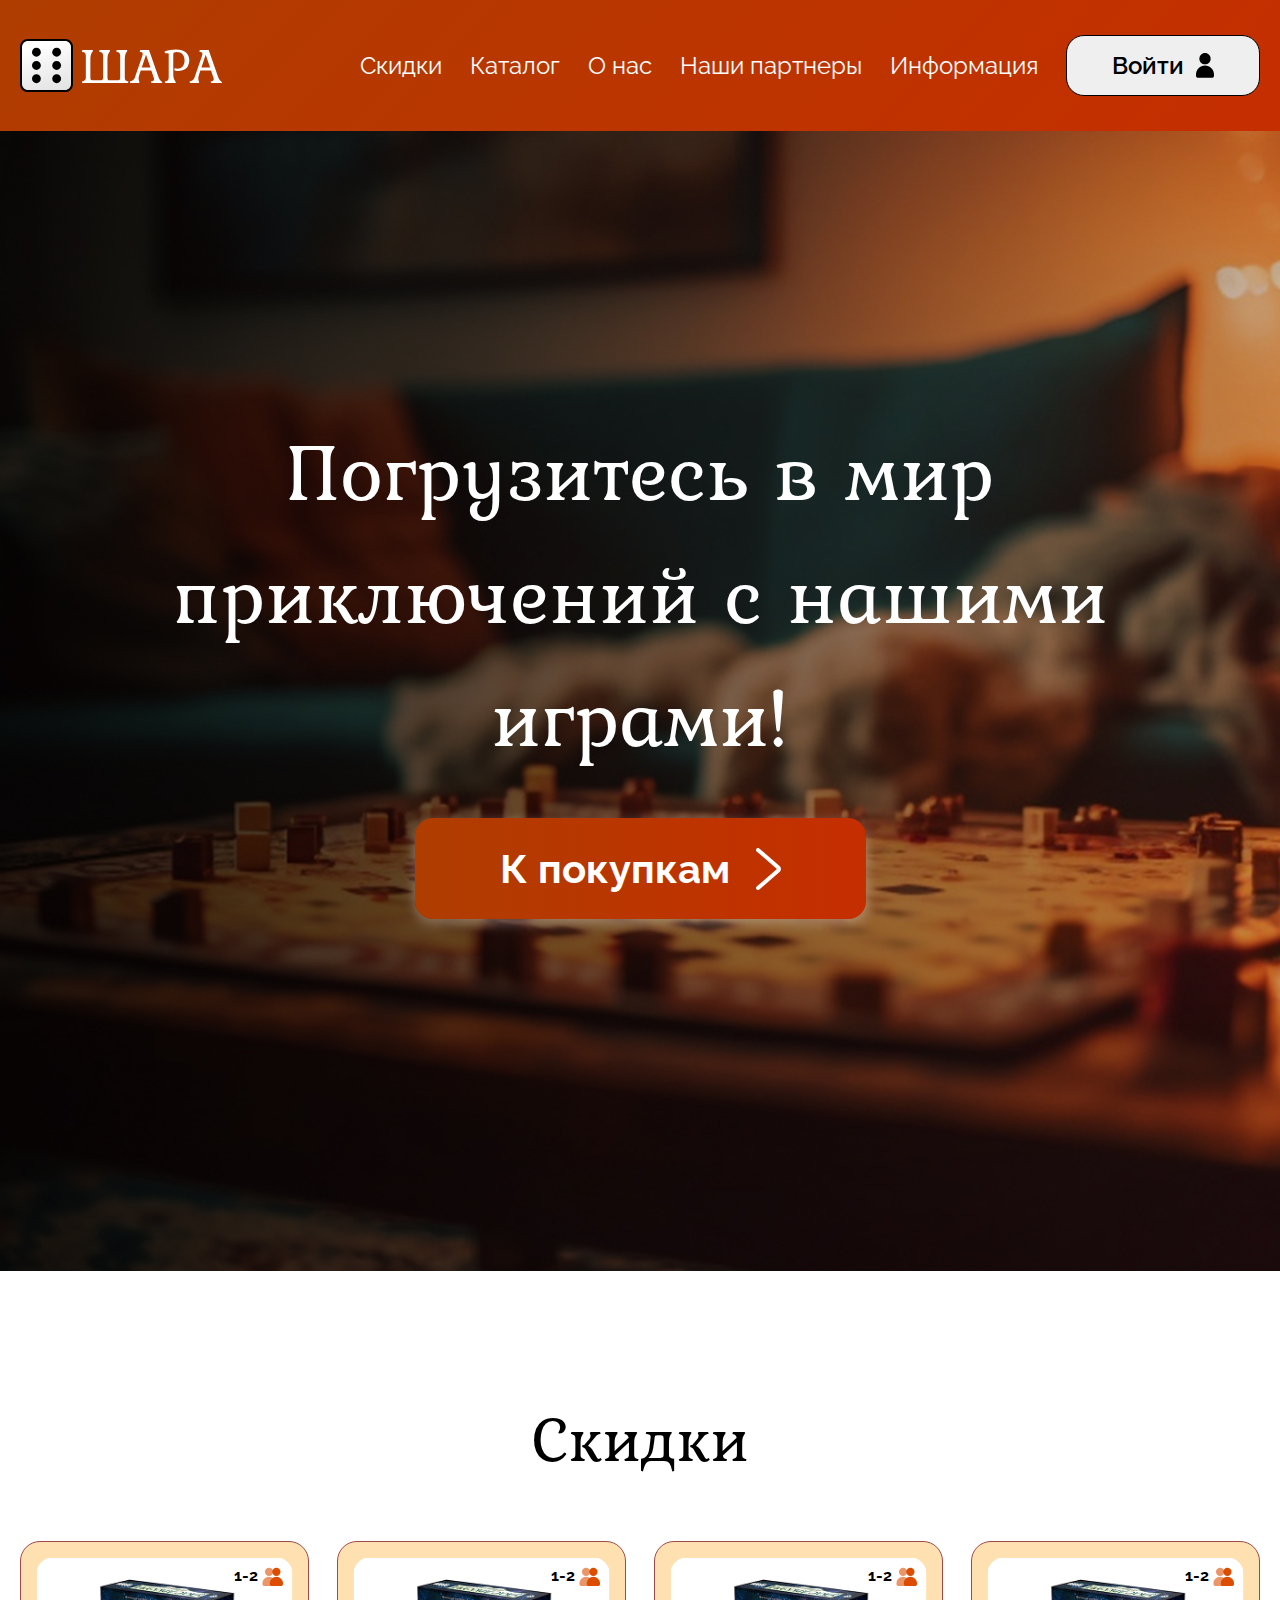
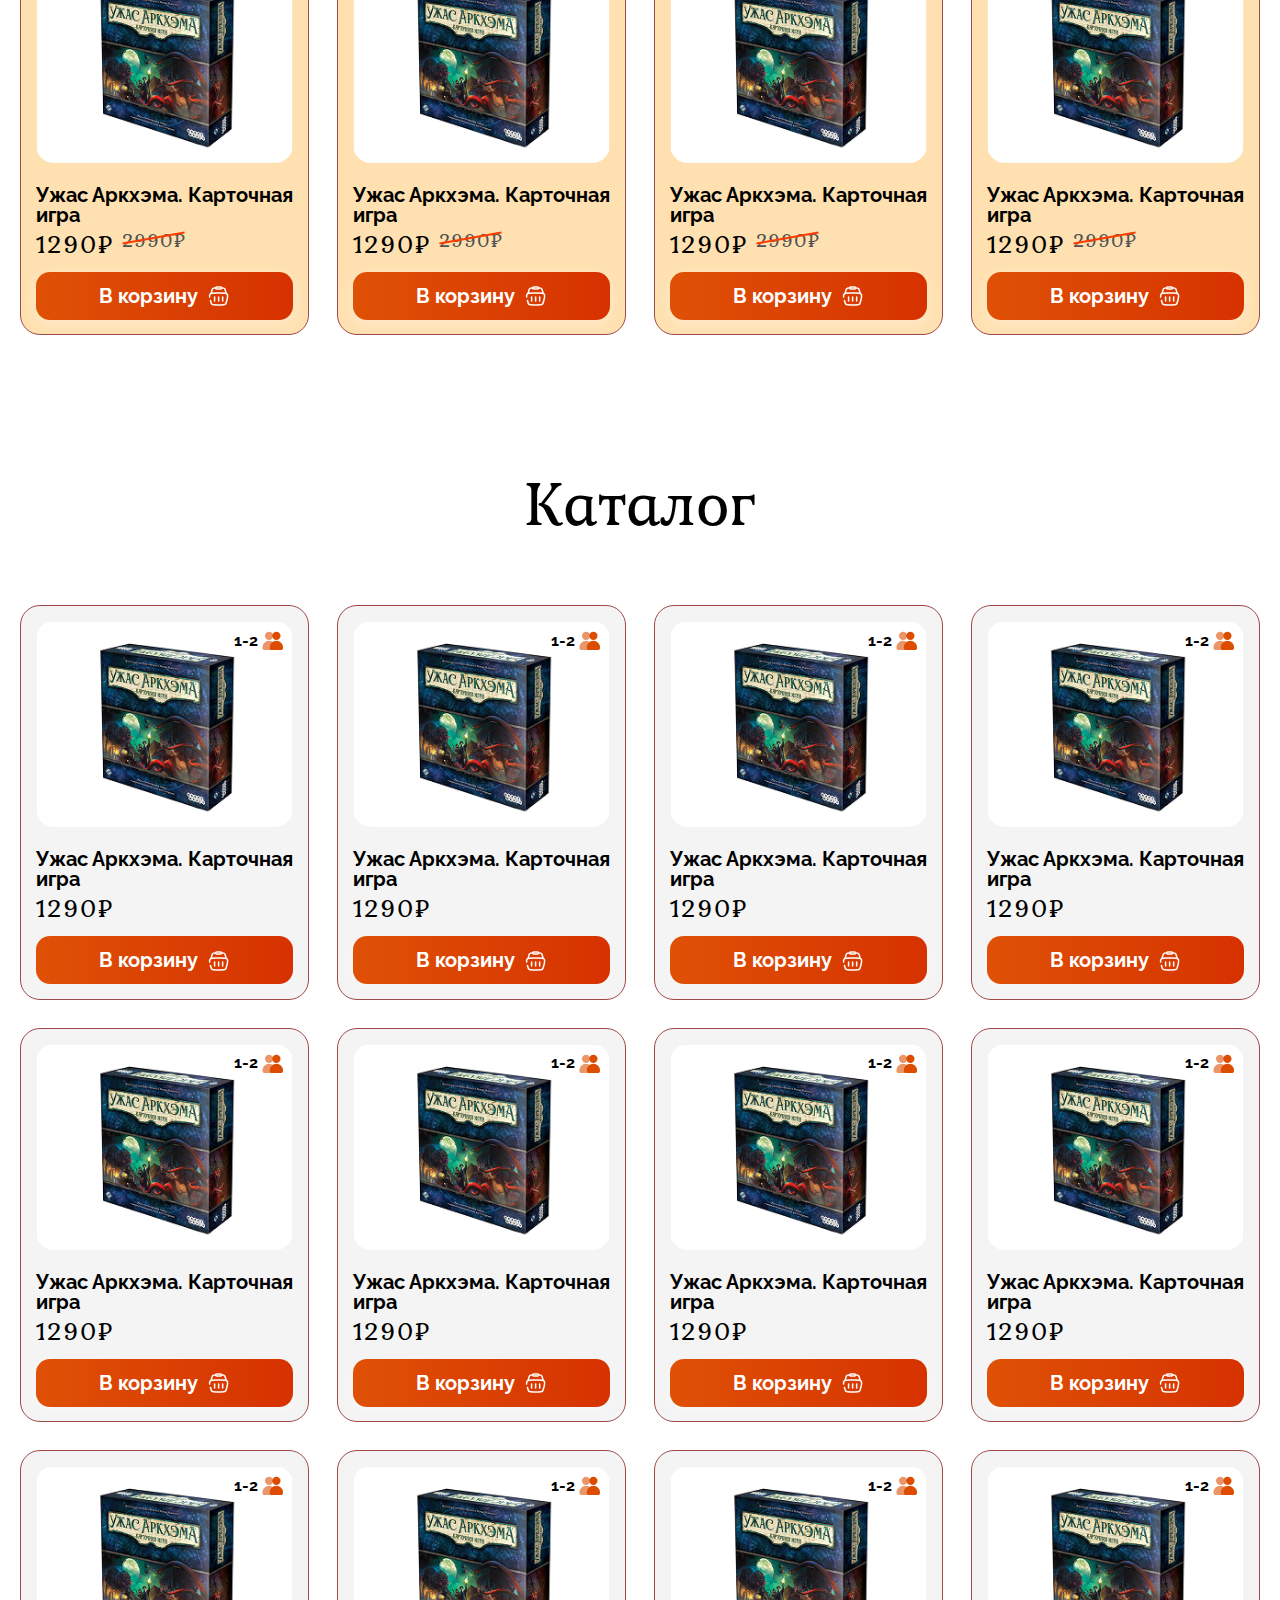
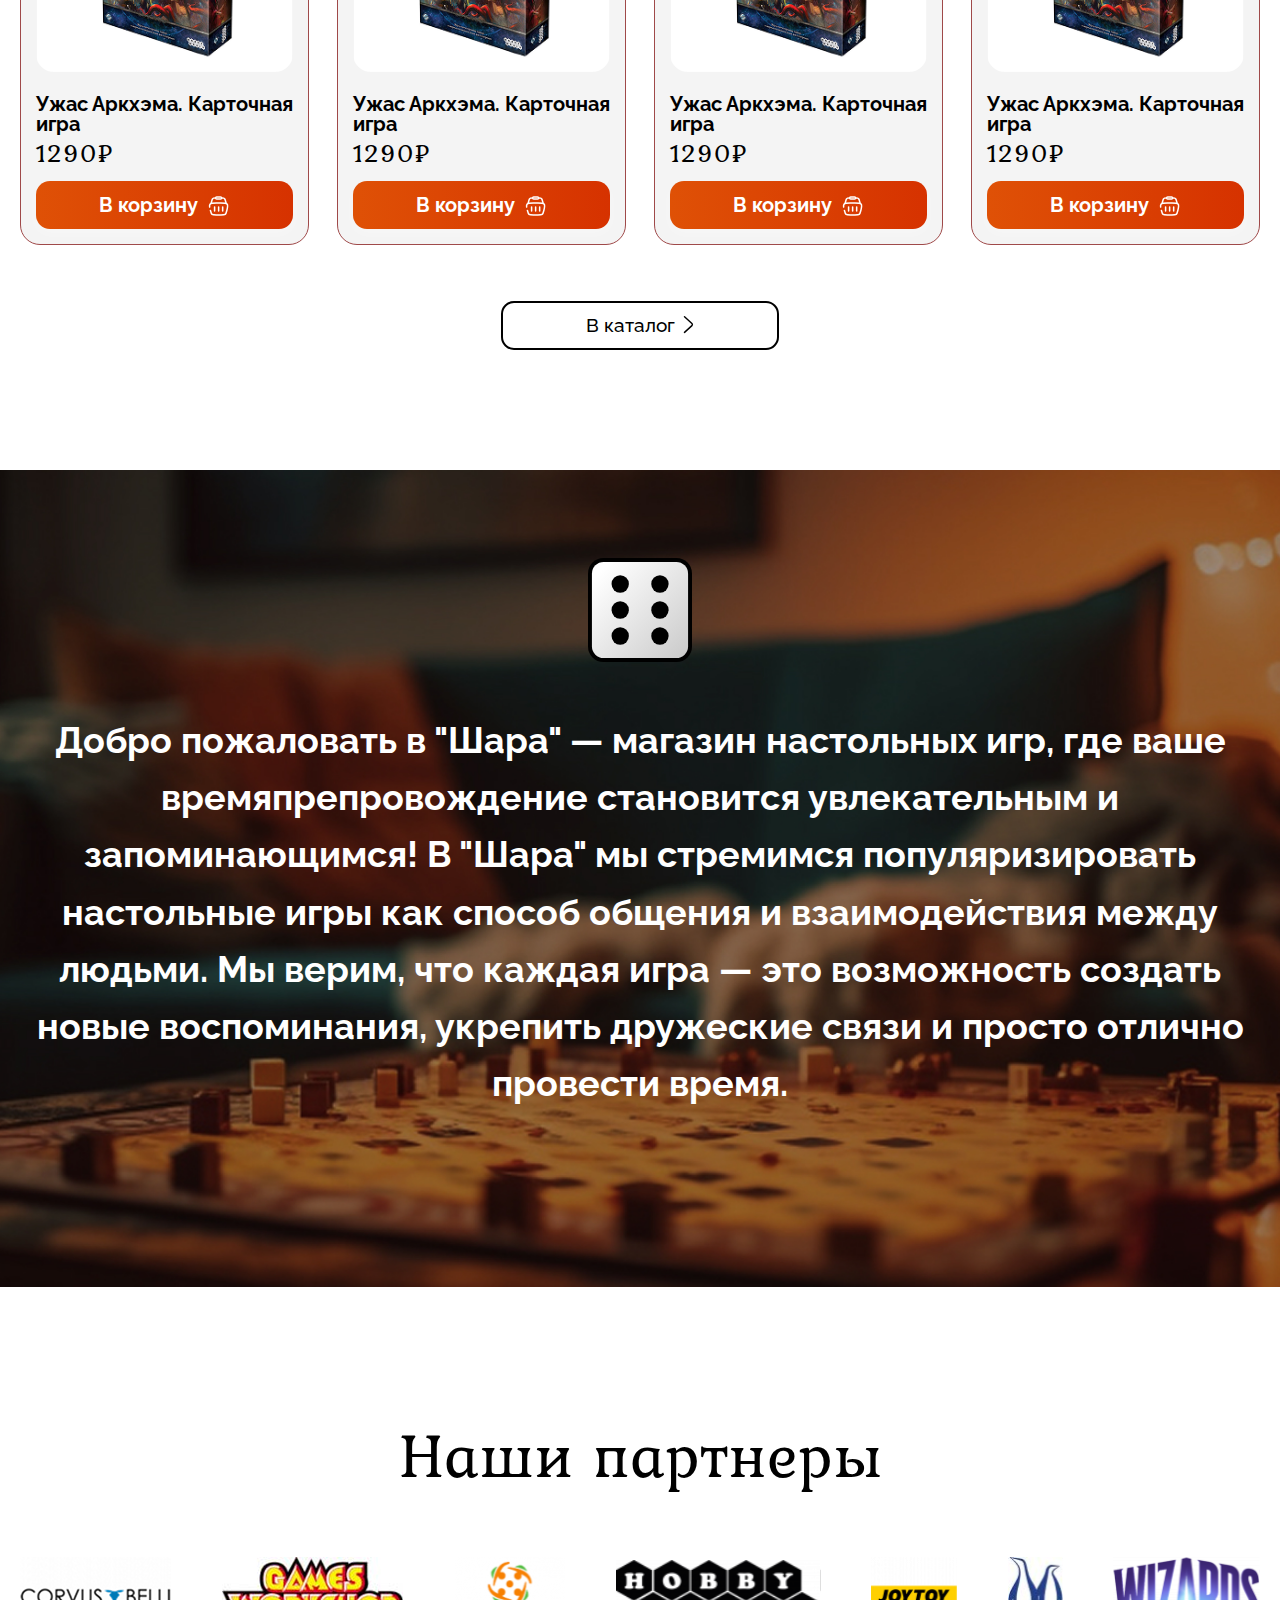
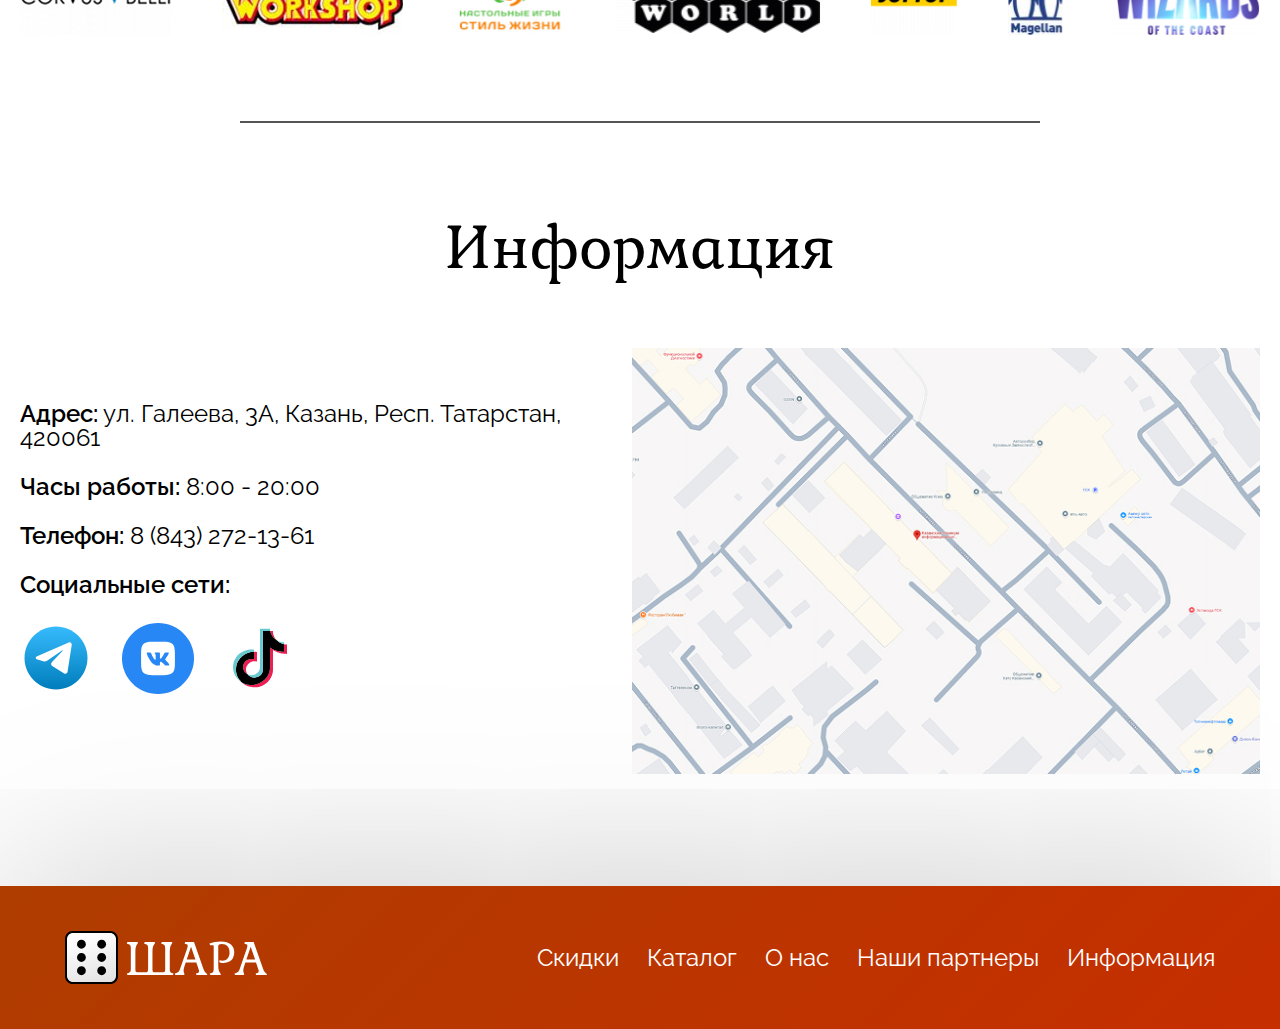
<file: index.html>
<!DOCTYPE html>
<html lang="en">
<head>
    <meta charset="UTF-8">
    <meta name="viewport" content="width=device-width, initial-scale=1.0">
    <link rel="stylesheet" href="assets/css/style.css">
    <title>Шара</title>
</head>
<body>
    <header class="header">
        <div class="container header__container">
            <a href="index.html" class="logo">
                <img src="assets/img/logo.svg" alt="logo">
            </a>
            <nav class="menu header__menu">
                <ul class="menu__list">
                    <li class="menu__item">
                        <a class="menu__link" href="index.html#sales">Скидки</a>
                    </li>
                    <li class="menu__item">
                        <a class="menu__link" href="catalog.html">Каталог</a>
                    </li>
                    <li class="menu__item">
                        <a class="menu__link" href="index.html#about">О нас</a>
                    </li>
                    <li class="menu__item">
                        <a class="menu__link" href="index.html#partners">Наши партнеры</a>
                    </li>
                    <li class="menu__item">
                        <a class="menu__link" href="index.html#info">Информация</a>
                    </li>
                    <button class="btn-white _modal-open" data-modal-open= "modal-1">
                        Войти
                        <svg width="18" height="25" viewBox="0 0 18 25" fill="none" xmlns="http://www.w3.org/2000/svg">
                            <path
                                d="M0 21.375C0 16.4044 4.02944 12.375 9 12.375C13.9706 12.375 18 16.4044 18 21.375V22.6875C18 23.8266 17.0766 24.75 15.9375 24.75H2.0625C0.923412 24.75 0 23.8266 0 22.6875V21.375Z"
                                fill="black" />
                            <path
                                d="M14.625 5.625C14.625 8.7316 12.1066 11.25 9 11.25C5.8934 11.25 3.375 8.7316 3.375 5.625C3.375 2.5184 5.8934 0 9 0C12.1066 0 14.625 2.5184 14.625 5.625Z"
                                fill="black" />
                        </svg>
                    </button>
                </ul>
            </nav>
            <div class="burger">

                <span></span>
            </div>
        </div>
    </header>
    <div class="_modal" data-modal="modal-1">
		<div class="modal-bg"><!--  для затемнения -->
			<div class="modal-body">

				<div class="modal-content modal-callback">
                    <form action="" class="modal-form signup">
                        <h3 class="form-title">Регистрация</h3>
                        <label for="">Введите Имя</label>
                        <input class="form-inp" placeholder="Имя" type="text">
                        <label for="">Введите почту</label>
                        <input class="form-inp" placeholder="Почта" type="text">
                        <label for="">Введите пароль</label>
                        <input class="form-inp" placeholder="Пароль" type="text">
                        <label for="">Введите пароль</label>
                        <input class="form-inp" placeholder="Повторите пароль" type="text">
                        <button class="form-btn">
                            Зарегистрироваться
                        </button>
                        <p class="form-text">Уже зарегистрированы? <button class="modal-switch">Войти</button></p>
                    </form>

                    <form action="" class="modal-form signin visually-hidden">
                        <h3 class="form-title">Вход</h3>
                        <label for="">Введите почту</label>
                        <input class="form-inp" placeholder="Почта" type="text">
                        <label for="">Введите пароль</label>
                        <input class="form-inp" placeholder="Пароль" type="text">
                    
                        <button class="form-btn">
                            Войти
                        </button>
                        <p class="form-text">Не зарегистрированы? <button class="modal-switch">Зарегистрируйстесь</button></p>
                    </form>


				</div>
			</div>
		</div>
	</div>
    <main class="main">
        <section class="hero">
            <div class="container">
                <h1 class="hero__title">
                    Погрузитесь в мир приключений с нашими играми!
                </h1>
                <button class="btn-origin">
                    К покупкам
                    <svg width="25" height="42" viewBox="0 0 25 42" fill="none" xmlns="http://www.w3.org/2000/svg">
                        <path d="M2 2L22.2474 19.4864C23.171 20.2841 23.171 21.7159 22.2474 22.5136L2 40" stroke="white" stroke-width="4" stroke-linecap="round" stroke-linejoin="round" />
                      </svg>
                </button>
            </div>
        </section>
        <section id="sales" class="sales">
            <div class="container">
                <h2 class="title">
                    Скидки
                </h2>
                <ul class="products grid psale">
                    
                    <li class="products__item">
                        <article class="product">
                            <div class="product__img">
                                <img src="assets/img/products/p1.jpg" alt="">
                                <div class="people-count">1-2
                                    <svg width="21" height="19" viewBox="0 0 21 19" fill="none" xmlns="http://www.w3.org/2000/svg">
                                        <path d="M7.7998 16.4081C7.7998 12.763 10.7547 9.80811 14.3998 9.80811C18.0449 9.80811 20.9998 12.763 20.9998 16.4081V17.3706C20.9998 18.2059 20.3226 18.8831 19.4873 18.8831H9.3123C8.47697 18.8831 7.7998 18.2059 7.7998 17.3706V16.4081Z" fill="#DD4D00" />
                                        <path d="M0.466797 16.4081C0.466797 12.763 3.42172 9.80811 7.0668 9.80811C10.7119 9.80811 13.6668 12.763 13.6668 16.4081V17.3706C13.6668 18.2059 12.9896 18.8831 12.1543 18.8831H1.97929C1.14396 18.8831 0.466797 18.2059 0.466797 17.3706V16.4081Z" fill="#DD4D00" fill-opacity="0.59" />
                                        <circle cx="14.3994" cy="4.85791" r="4.125" fill="#DD4D00" />
                                        <circle cx="7.06641" cy="4.85791" r="4.125" fill="#DD4D00" fill-opacity="0.59" />
                                      </svg>
                                </div>
                            </div>
                            <a href="product.html#tab_1" class="product__title">
                                Ужас Аркхэма. Карточная игра
                            </a>
                            <div class="product__price">
                                1290₽
                                <div class="old__price">
                                    2990₽
                                </div>
                            </div>
                            <button class="product__btn">
                                В корзину
                                <svg width="22" height="23" viewBox="0 0 22 23" fill="none" xmlns="http://www.w3.org/2000/svg">
                                    <path d="M18.1943 9.51312L17.478 6.88606C17.2018 5.87309 17.0637 5.3666 16.7804 4.98516C16.4983 4.60529 16.1149 4.31248 15.6743 4.14023C15.2317 3.96729 14.7068 3.96729 13.6568 3.96729M3.06934 9.51312L3.78566 6.88606C4.06186 5.87309 4.19996 5.3666 4.48323 4.98516C4.76534 4.60529 5.14868 4.31248 5.58938 4.14023C6.0319 3.96729 6.55688 3.96729 7.60684 3.96729" stroke="white" stroke-width="1.5125" />
                                    <path d="M7.60742 3.96732C7.60742 3.41044 8.05887 2.95898 8.61576 2.95898H12.6491C13.206 2.95898 13.6574 3.41044 13.6574 3.96732C13.6574 4.5242 13.206 4.97565 12.6491 4.97565H8.61576C8.05887 4.97565 7.60742 4.5242 7.60742 3.96732Z" stroke="white" stroke-width="1.5125" />
                                    <path d="M6.59863 13.042V17.0753" stroke="white" stroke-width="1.5125" stroke-linecap="round" stroke-linejoin="round" />
                                    <path d="M14.666 13.042V17.0753" stroke="white" stroke-width="1.5125" stroke-linecap="round" stroke-linejoin="round" />
                                    <path d="M10.6318 13.042V17.0753" stroke="white" stroke-width="1.5125" stroke-linecap="round" stroke-linejoin="round" />
                                    <path d="M2.42827 16.5261C2.97849 18.727 3.2536 19.8274 4.07417 20.4681C4.89474 21.1088 6.02903 21.1088 8.29764 21.1088H12.9669C15.2355 21.1088 16.3698 21.1088 17.1904 20.4681C18.011 19.8274 18.286 18.727 18.8363 16.5261C19.7013 13.0657 20.1339 11.3355 19.2256 10.1722C18.3173 9.00879 16.5338 9.00879 12.9669 9.00879H8.29764C4.73075 9.00879 2.94731 9.00879 2.03897 10.1722C1.50577 10.855 1.43461 11.7333 1.64175 13.0421" stroke="white" stroke-width="1.5125" stroke-linecap="round" />
                                  </svg>
                            </button>
                        </article>
                    </li>
                    <li class="products__item">
                        <article class="product">
                            <div class="product__img">
                                <img src="assets/img/products/p1.jpg" alt="">
                                <div class="people-count">1-2
                                    <svg width="21" height="19" viewBox="0 0 21 19" fill="none" xmlns="http://www.w3.org/2000/svg">
                                        <path d="M7.7998 16.4081C7.7998 12.763 10.7547 9.80811 14.3998 9.80811C18.0449 9.80811 20.9998 12.763 20.9998 16.4081V17.3706C20.9998 18.2059 20.3226 18.8831 19.4873 18.8831H9.3123C8.47697 18.8831 7.7998 18.2059 7.7998 17.3706V16.4081Z" fill="#DD4D00" />
                                        <path d="M0.466797 16.4081C0.466797 12.763 3.42172 9.80811 7.0668 9.80811C10.7119 9.80811 13.6668 12.763 13.6668 16.4081V17.3706C13.6668 18.2059 12.9896 18.8831 12.1543 18.8831H1.97929C1.14396 18.8831 0.466797 18.2059 0.466797 17.3706V16.4081Z" fill="#DD4D00" fill-opacity="0.59" />
                                        <circle cx="14.3994" cy="4.85791" r="4.125" fill="#DD4D00" />
                                        <circle cx="7.06641" cy="4.85791" r="4.125" fill="#DD4D00" fill-opacity="0.59" />
                                      </svg>
                                </div>
                            </div>
                            <a href="product.html#tab_1" class="product__title">
                                Ужас Аркхэма. Карточная игра
                            </a>
                            <div class="product__price">
                                1290₽
                                <div class="old__price">
                                    2990₽
                                </div>
                            </div>
                            <button class="product__btn">
                                В корзину
                                <svg width="22" height="23" viewBox="0 0 22 23" fill="none" xmlns="http://www.w3.org/2000/svg">
                                    <path d="M18.1943 9.51312L17.478 6.88606C17.2018 5.87309 17.0637 5.3666 16.7804 4.98516C16.4983 4.60529 16.1149 4.31248 15.6743 4.14023C15.2317 3.96729 14.7068 3.96729 13.6568 3.96729M3.06934 9.51312L3.78566 6.88606C4.06186 5.87309 4.19996 5.3666 4.48323 4.98516C4.76534 4.60529 5.14868 4.31248 5.58938 4.14023C6.0319 3.96729 6.55688 3.96729 7.60684 3.96729" stroke="white" stroke-width="1.5125" />
                                    <path d="M7.60742 3.96732C7.60742 3.41044 8.05887 2.95898 8.61576 2.95898H12.6491C13.206 2.95898 13.6574 3.41044 13.6574 3.96732C13.6574 4.5242 13.206 4.97565 12.6491 4.97565H8.61576C8.05887 4.97565 7.60742 4.5242 7.60742 3.96732Z" stroke="white" stroke-width="1.5125" />
                                    <path d="M6.59863 13.042V17.0753" stroke="white" stroke-width="1.5125" stroke-linecap="round" stroke-linejoin="round" />
                                    <path d="M14.666 13.042V17.0753" stroke="white" stroke-width="1.5125" stroke-linecap="round" stroke-linejoin="round" />
                                    <path d="M10.6318 13.042V17.0753" stroke="white" stroke-width="1.5125" stroke-linecap="round" stroke-linejoin="round" />
                                    <path d="M2.42827 16.5261C2.97849 18.727 3.2536 19.8274 4.07417 20.4681C4.89474 21.1088 6.02903 21.1088 8.29764 21.1088H12.9669C15.2355 21.1088 16.3698 21.1088 17.1904 20.4681C18.011 19.8274 18.286 18.727 18.8363 16.5261C19.7013 13.0657 20.1339 11.3355 19.2256 10.1722C18.3173 9.00879 16.5338 9.00879 12.9669 9.00879H8.29764C4.73075 9.00879 2.94731 9.00879 2.03897 10.1722C1.50577 10.855 1.43461 11.7333 1.64175 13.0421" stroke="white" stroke-width="1.5125" stroke-linecap="round" />
                                  </svg>
                            </button>
                        </article>
                    </li>
                    <li class="products__item">
                        <article class="product">
                            <div class="product__img">
                                <img src="assets/img/products/p1.jpg" alt="">
                                <div class="people-count">1-2
                                    <svg width="21" height="19" viewBox="0 0 21 19" fill="none" xmlns="http://www.w3.org/2000/svg">
                                        <path d="M7.7998 16.4081C7.7998 12.763 10.7547 9.80811 14.3998 9.80811C18.0449 9.80811 20.9998 12.763 20.9998 16.4081V17.3706C20.9998 18.2059 20.3226 18.8831 19.4873 18.8831H9.3123C8.47697 18.8831 7.7998 18.2059 7.7998 17.3706V16.4081Z" fill="#DD4D00" />
                                        <path d="M0.466797 16.4081C0.466797 12.763 3.42172 9.80811 7.0668 9.80811C10.7119 9.80811 13.6668 12.763 13.6668 16.4081V17.3706C13.6668 18.2059 12.9896 18.8831 12.1543 18.8831H1.97929C1.14396 18.8831 0.466797 18.2059 0.466797 17.3706V16.4081Z" fill="#DD4D00" fill-opacity="0.59" />
                                        <circle cx="14.3994" cy="4.85791" r="4.125" fill="#DD4D00" />
                                        <circle cx="7.06641" cy="4.85791" r="4.125" fill="#DD4D00" fill-opacity="0.59" />
                                      </svg>
                                </div>
                            </div>
                            <a href="product.html#tab_1" class="product__title">
                                Ужас Аркхэма. Карточная игра
                            </a>
                            <div class="product__price">
                                1290₽
                                <div class="old__price">
                                    2990₽
                                </div>
                            </div>
                            <button class="product__btn">
                                В корзину
                                <svg width="22" height="23" viewBox="0 0 22 23" fill="none" xmlns="http://www.w3.org/2000/svg">
                                    <path d="M18.1943 9.51312L17.478 6.88606C17.2018 5.87309 17.0637 5.3666 16.7804 4.98516C16.4983 4.60529 16.1149 4.31248 15.6743 4.14023C15.2317 3.96729 14.7068 3.96729 13.6568 3.96729M3.06934 9.51312L3.78566 6.88606C4.06186 5.87309 4.19996 5.3666 4.48323 4.98516C4.76534 4.60529 5.14868 4.31248 5.58938 4.14023C6.0319 3.96729 6.55688 3.96729 7.60684 3.96729" stroke="white" stroke-width="1.5125" />
                                    <path d="M7.60742 3.96732C7.60742 3.41044 8.05887 2.95898 8.61576 2.95898H12.6491C13.206 2.95898 13.6574 3.41044 13.6574 3.96732C13.6574 4.5242 13.206 4.97565 12.6491 4.97565H8.61576C8.05887 4.97565 7.60742 4.5242 7.60742 3.96732Z" stroke="white" stroke-width="1.5125" />
                                    <path d="M6.59863 13.042V17.0753" stroke="white" stroke-width="1.5125" stroke-linecap="round" stroke-linejoin="round" />
                                    <path d="M14.666 13.042V17.0753" stroke="white" stroke-width="1.5125" stroke-linecap="round" stroke-linejoin="round" />
                                    <path d="M10.6318 13.042V17.0753" stroke="white" stroke-width="1.5125" stroke-linecap="round" stroke-linejoin="round" />
                                    <path d="M2.42827 16.5261C2.97849 18.727 3.2536 19.8274 4.07417 20.4681C4.89474 21.1088 6.02903 21.1088 8.29764 21.1088H12.9669C15.2355 21.1088 16.3698 21.1088 17.1904 20.4681C18.011 19.8274 18.286 18.727 18.8363 16.5261C19.7013 13.0657 20.1339 11.3355 19.2256 10.1722C18.3173 9.00879 16.5338 9.00879 12.9669 9.00879H8.29764C4.73075 9.00879 2.94731 9.00879 2.03897 10.1722C1.50577 10.855 1.43461 11.7333 1.64175 13.0421" stroke="white" stroke-width="1.5125" stroke-linecap="round" />
                                  </svg>
                            </button>
                        </article>
                    </li>
                    <li class="products__item">
                        <article class="product">
                            <div class="product__img">
                                <img src="assets/img/products/p1.jpg" alt="">
                                <div class="people-count">1-2
                                    <svg width="21" height="19" viewBox="0 0 21 19" fill="none" xmlns="http://www.w3.org/2000/svg">
                                        <path d="M7.7998 16.4081C7.7998 12.763 10.7547 9.80811 14.3998 9.80811C18.0449 9.80811 20.9998 12.763 20.9998 16.4081V17.3706C20.9998 18.2059 20.3226 18.8831 19.4873 18.8831H9.3123C8.47697 18.8831 7.7998 18.2059 7.7998 17.3706V16.4081Z" fill="#DD4D00" />
                                        <path d="M0.466797 16.4081C0.466797 12.763 3.42172 9.80811 7.0668 9.80811C10.7119 9.80811 13.6668 12.763 13.6668 16.4081V17.3706C13.6668 18.2059 12.9896 18.8831 12.1543 18.8831H1.97929C1.14396 18.8831 0.466797 18.2059 0.466797 17.3706V16.4081Z" fill="#DD4D00" fill-opacity="0.59" />
                                        <circle cx="14.3994" cy="4.85791" r="4.125" fill="#DD4D00" />
                                        <circle cx="7.06641" cy="4.85791" r="4.125" fill="#DD4D00" fill-opacity="0.59" />
                                      </svg>
                                </div>
                            </div>
                            <a href="product.html#tab_1" class="product__title">
                                Ужас Аркхэма. Карточная игра
                            </a>
                            <div class="product__price">
                                1290₽
                                <div class="old__price">
                                    2990₽
                                </div>
                            </div>
                            <button class="product__btn">
                                В корзину
                                <svg width="22" height="23" viewBox="0 0 22 23" fill="none" xmlns="http://www.w3.org/2000/svg">
                                    <path d="M18.1943 9.51312L17.478 6.88606C17.2018 5.87309 17.0637 5.3666 16.7804 4.98516C16.4983 4.60529 16.1149 4.31248 15.6743 4.14023C15.2317 3.96729 14.7068 3.96729 13.6568 3.96729M3.06934 9.51312L3.78566 6.88606C4.06186 5.87309 4.19996 5.3666 4.48323 4.98516C4.76534 4.60529 5.14868 4.31248 5.58938 4.14023C6.0319 3.96729 6.55688 3.96729 7.60684 3.96729" stroke="white" stroke-width="1.5125" />
                                    <path d="M7.60742 3.96732C7.60742 3.41044 8.05887 2.95898 8.61576 2.95898H12.6491C13.206 2.95898 13.6574 3.41044 13.6574 3.96732C13.6574 4.5242 13.206 4.97565 12.6491 4.97565H8.61576C8.05887 4.97565 7.60742 4.5242 7.60742 3.96732Z" stroke="white" stroke-width="1.5125" />
                                    <path d="M6.59863 13.042V17.0753" stroke="white" stroke-width="1.5125" stroke-linecap="round" stroke-linejoin="round" />
                                    <path d="M14.666 13.042V17.0753" stroke="white" stroke-width="1.5125" stroke-linecap="round" stroke-linejoin="round" />
                                    <path d="M10.6318 13.042V17.0753" stroke="white" stroke-width="1.5125" stroke-linecap="round" stroke-linejoin="round" />
                                    <path d="M2.42827 16.5261C2.97849 18.727 3.2536 19.8274 4.07417 20.4681C4.89474 21.1088 6.02903 21.1088 8.29764 21.1088H12.9669C15.2355 21.1088 16.3698 21.1088 17.1904 20.4681C18.011 19.8274 18.286 18.727 18.8363 16.5261C19.7013 13.0657 20.1339 11.3355 19.2256 10.1722C18.3173 9.00879 16.5338 9.00879 12.9669 9.00879H8.29764C4.73075 9.00879 2.94731 9.00879 2.03897 10.1722C1.50577 10.855 1.43461 11.7333 1.64175 13.0421" stroke="white" stroke-width="1.5125" stroke-linecap="round" />
                                  </svg>
                            </button>
                        </article>
                    </li>
              
                    
            
                </ul>
            </div>
        </section>


        <section class="catalog">
            <div class="container">
                <h2 class="title">
                    Каталог
                </h2>
                <ul class="products grid ">

                    <li class="products__item">
                        <article class="product">
                            <div class="product__img">
                                <img src="assets/img/products/p1.jpg" alt="">
                                <div class="people-count">1-2
                                    <svg width="21" height="19" viewBox="0 0 21 19" fill="none" xmlns="http://www.w3.org/2000/svg">
                                        <path d="M7.7998 16.4081C7.7998 12.763 10.7547 9.80811 14.3998 9.80811C18.0449 9.80811 20.9998 12.763 20.9998 16.4081V17.3706C20.9998 18.2059 20.3226 18.8831 19.4873 18.8831H9.3123C8.47697 18.8831 7.7998 18.2059 7.7998 17.3706V16.4081Z" fill="#DD4D00" />
                                        <path d="M0.466797 16.4081C0.466797 12.763 3.42172 9.80811 7.0668 9.80811C10.7119 9.80811 13.6668 12.763 13.6668 16.4081V17.3706C13.6668 18.2059 12.9896 18.8831 12.1543 18.8831H1.97929C1.14396 18.8831 0.466797 18.2059 0.466797 17.3706V16.4081Z" fill="#DD4D00" fill-opacity="0.59" />
                                        <circle cx="14.3994" cy="4.85791" r="4.125" fill="#DD4D00" />
                                        <circle cx="7.06641" cy="4.85791" r="4.125" fill="#DD4D00" fill-opacity="0.59" />
                                      </svg>
                                </div>
                            </div>
                            <a href="product.html#tab_1" class="product__title">
                                Ужас Аркхэма. Карточная игра
                            </a>
                            <div class="product__price">
                                1290₽
                             
                            </div>
                            <button class="product__btn">
                                В корзину
                                <svg width="22" height="23" viewBox="0 0 22 23" fill="none" xmlns="http://www.w3.org/2000/svg">
                                    <path d="M18.1943 9.51312L17.478 6.88606C17.2018 5.87309 17.0637 5.3666 16.7804 4.98516C16.4983 4.60529 16.1149 4.31248 15.6743 4.14023C15.2317 3.96729 14.7068 3.96729 13.6568 3.96729M3.06934 9.51312L3.78566 6.88606C4.06186 5.87309 4.19996 5.3666 4.48323 4.98516C4.76534 4.60529 5.14868 4.31248 5.58938 4.14023C6.0319 3.96729 6.55688 3.96729 7.60684 3.96729" stroke="white" stroke-width="1.5125" />
                                    <path d="M7.60742 3.96732C7.60742 3.41044 8.05887 2.95898 8.61576 2.95898H12.6491C13.206 2.95898 13.6574 3.41044 13.6574 3.96732C13.6574 4.5242 13.206 4.97565 12.6491 4.97565H8.61576C8.05887 4.97565 7.60742 4.5242 7.60742 3.96732Z" stroke="white" stroke-width="1.5125" />
                                    <path d="M6.59863 13.042V17.0753" stroke="white" stroke-width="1.5125" stroke-linecap="round" stroke-linejoin="round" />
                                    <path d="M14.666 13.042V17.0753" stroke="white" stroke-width="1.5125" stroke-linecap="round" stroke-linejoin="round" />
                                    <path d="M10.6318 13.042V17.0753" stroke="white" stroke-width="1.5125" stroke-linecap="round" stroke-linejoin="round" />
                                    <path d="M2.42827 16.5261C2.97849 18.727 3.2536 19.8274 4.07417 20.4681C4.89474 21.1088 6.02903 21.1088 8.29764 21.1088H12.9669C15.2355 21.1088 16.3698 21.1088 17.1904 20.4681C18.011 19.8274 18.286 18.727 18.8363 16.5261C19.7013 13.0657 20.1339 11.3355 19.2256 10.1722C18.3173 9.00879 16.5338 9.00879 12.9669 9.00879H8.29764C4.73075 9.00879 2.94731 9.00879 2.03897 10.1722C1.50577 10.855 1.43461 11.7333 1.64175 13.0421" stroke="white" stroke-width="1.5125" stroke-linecap="round" />
                                  </svg>
                            </button>
                        </article>
                    </li>                
                    <li class="products__item">
                        <article class="product">
                            <div class="product__img">
                                <img src="assets/img/products/p1.jpg" alt="">
                                <div class="people-count">1-2
                                    <svg width="21" height="19" viewBox="0 0 21 19" fill="none" xmlns="http://www.w3.org/2000/svg">
                                        <path d="M7.7998 16.4081C7.7998 12.763 10.7547 9.80811 14.3998 9.80811C18.0449 9.80811 20.9998 12.763 20.9998 16.4081V17.3706C20.9998 18.2059 20.3226 18.8831 19.4873 18.8831H9.3123C8.47697 18.8831 7.7998 18.2059 7.7998 17.3706V16.4081Z" fill="#DD4D00" />
                                        <path d="M0.466797 16.4081C0.466797 12.763 3.42172 9.80811 7.0668 9.80811C10.7119 9.80811 13.6668 12.763 13.6668 16.4081V17.3706C13.6668 18.2059 12.9896 18.8831 12.1543 18.8831H1.97929C1.14396 18.8831 0.466797 18.2059 0.466797 17.3706V16.4081Z" fill="#DD4D00" fill-opacity="0.59" />
                                        <circle cx="14.3994" cy="4.85791" r="4.125" fill="#DD4D00" />
                                        <circle cx="7.06641" cy="4.85791" r="4.125" fill="#DD4D00" fill-opacity="0.59" />
                                      </svg>
                                </div>
                            </div>
                            <a href="product.html#tab_1" class="product__title">
                                Ужас Аркхэма. Карточная игра
                            </a>
                            <div class="product__price">
                                1290₽
                             
                            </div>
                            <button class="product__btn">
                                В корзину
                                <svg width="22" height="23" viewBox="0 0 22 23" fill="none" xmlns="http://www.w3.org/2000/svg">
                                    <path d="M18.1943 9.51312L17.478 6.88606C17.2018 5.87309 17.0637 5.3666 16.7804 4.98516C16.4983 4.60529 16.1149 4.31248 15.6743 4.14023C15.2317 3.96729 14.7068 3.96729 13.6568 3.96729M3.06934 9.51312L3.78566 6.88606C4.06186 5.87309 4.19996 5.3666 4.48323 4.98516C4.76534 4.60529 5.14868 4.31248 5.58938 4.14023C6.0319 3.96729 6.55688 3.96729 7.60684 3.96729" stroke="white" stroke-width="1.5125" />
                                    <path d="M7.60742 3.96732C7.60742 3.41044 8.05887 2.95898 8.61576 2.95898H12.6491C13.206 2.95898 13.6574 3.41044 13.6574 3.96732C13.6574 4.5242 13.206 4.97565 12.6491 4.97565H8.61576C8.05887 4.97565 7.60742 4.5242 7.60742 3.96732Z" stroke="white" stroke-width="1.5125" />
                                    <path d="M6.59863 13.042V17.0753" stroke="white" stroke-width="1.5125" stroke-linecap="round" stroke-linejoin="round" />
                                    <path d="M14.666 13.042V17.0753" stroke="white" stroke-width="1.5125" stroke-linecap="round" stroke-linejoin="round" />
                                    <path d="M10.6318 13.042V17.0753" stroke="white" stroke-width="1.5125" stroke-linecap="round" stroke-linejoin="round" />
                                    <path d="M2.42827 16.5261C2.97849 18.727 3.2536 19.8274 4.07417 20.4681C4.89474 21.1088 6.02903 21.1088 8.29764 21.1088H12.9669C15.2355 21.1088 16.3698 21.1088 17.1904 20.4681C18.011 19.8274 18.286 18.727 18.8363 16.5261C19.7013 13.0657 20.1339 11.3355 19.2256 10.1722C18.3173 9.00879 16.5338 9.00879 12.9669 9.00879H8.29764C4.73075 9.00879 2.94731 9.00879 2.03897 10.1722C1.50577 10.855 1.43461 11.7333 1.64175 13.0421" stroke="white" stroke-width="1.5125" stroke-linecap="round" />
                                  </svg>
                            </button>
                        </article>
                    </li>                
                    <li class="products__item">
                        <article class="product">
                            <div class="product__img">
                                <img src="assets/img/products/p1.jpg" alt="">
                                <div class="people-count">1-2
                                    <svg width="21" height="19" viewBox="0 0 21 19" fill="none" xmlns="http://www.w3.org/2000/svg">
                                        <path d="M7.7998 16.4081C7.7998 12.763 10.7547 9.80811 14.3998 9.80811C18.0449 9.80811 20.9998 12.763 20.9998 16.4081V17.3706C20.9998 18.2059 20.3226 18.8831 19.4873 18.8831H9.3123C8.47697 18.8831 7.7998 18.2059 7.7998 17.3706V16.4081Z" fill="#DD4D00" />
                                        <path d="M0.466797 16.4081C0.466797 12.763 3.42172 9.80811 7.0668 9.80811C10.7119 9.80811 13.6668 12.763 13.6668 16.4081V17.3706C13.6668 18.2059 12.9896 18.8831 12.1543 18.8831H1.97929C1.14396 18.8831 0.466797 18.2059 0.466797 17.3706V16.4081Z" fill="#DD4D00" fill-opacity="0.59" />
                                        <circle cx="14.3994" cy="4.85791" r="4.125" fill="#DD4D00" />
                                        <circle cx="7.06641" cy="4.85791" r="4.125" fill="#DD4D00" fill-opacity="0.59" />
                                      </svg>
                                </div>
                            </div>
                            <a href="product.html#tab_1" class="product__title">
                                Ужас Аркхэма. Карточная игра
                            </a>
                            <div class="product__price">
                                1290₽
                             
                            </div>
                            <button class="product__btn">
                                В корзину
                                <svg width="22" height="23" viewBox="0 0 22 23" fill="none" xmlns="http://www.w3.org/2000/svg">
                                    <path d="M18.1943 9.51312L17.478 6.88606C17.2018 5.87309 17.0637 5.3666 16.7804 4.98516C16.4983 4.60529 16.1149 4.31248 15.6743 4.14023C15.2317 3.96729 14.7068 3.96729 13.6568 3.96729M3.06934 9.51312L3.78566 6.88606C4.06186 5.87309 4.19996 5.3666 4.48323 4.98516C4.76534 4.60529 5.14868 4.31248 5.58938 4.14023C6.0319 3.96729 6.55688 3.96729 7.60684 3.96729" stroke="white" stroke-width="1.5125" />
                                    <path d="M7.60742 3.96732C7.60742 3.41044 8.05887 2.95898 8.61576 2.95898H12.6491C13.206 2.95898 13.6574 3.41044 13.6574 3.96732C13.6574 4.5242 13.206 4.97565 12.6491 4.97565H8.61576C8.05887 4.97565 7.60742 4.5242 7.60742 3.96732Z" stroke="white" stroke-width="1.5125" />
                                    <path d="M6.59863 13.042V17.0753" stroke="white" stroke-width="1.5125" stroke-linecap="round" stroke-linejoin="round" />
                                    <path d="M14.666 13.042V17.0753" stroke="white" stroke-width="1.5125" stroke-linecap="round" stroke-linejoin="round" />
                                    <path d="M10.6318 13.042V17.0753" stroke="white" stroke-width="1.5125" stroke-linecap="round" stroke-linejoin="round" />
                                    <path d="M2.42827 16.5261C2.97849 18.727 3.2536 19.8274 4.07417 20.4681C4.89474 21.1088 6.02903 21.1088 8.29764 21.1088H12.9669C15.2355 21.1088 16.3698 21.1088 17.1904 20.4681C18.011 19.8274 18.286 18.727 18.8363 16.5261C19.7013 13.0657 20.1339 11.3355 19.2256 10.1722C18.3173 9.00879 16.5338 9.00879 12.9669 9.00879H8.29764C4.73075 9.00879 2.94731 9.00879 2.03897 10.1722C1.50577 10.855 1.43461 11.7333 1.64175 13.0421" stroke="white" stroke-width="1.5125" stroke-linecap="round" />
                                  </svg>
                            </button>
                        </article>
                    </li>                
                    <li class="products__item">
                        <article class="product">
                            <div class="product__img">
                                <img src="assets/img/products/p1.jpg" alt="">
                                <div class="people-count">1-2
                                    <svg width="21" height="19" viewBox="0 0 21 19" fill="none" xmlns="http://www.w3.org/2000/svg">
                                        <path d="M7.7998 16.4081C7.7998 12.763 10.7547 9.80811 14.3998 9.80811C18.0449 9.80811 20.9998 12.763 20.9998 16.4081V17.3706C20.9998 18.2059 20.3226 18.8831 19.4873 18.8831H9.3123C8.47697 18.8831 7.7998 18.2059 7.7998 17.3706V16.4081Z" fill="#DD4D00" />
                                        <path d="M0.466797 16.4081C0.466797 12.763 3.42172 9.80811 7.0668 9.80811C10.7119 9.80811 13.6668 12.763 13.6668 16.4081V17.3706C13.6668 18.2059 12.9896 18.8831 12.1543 18.8831H1.97929C1.14396 18.8831 0.466797 18.2059 0.466797 17.3706V16.4081Z" fill="#DD4D00" fill-opacity="0.59" />
                                        <circle cx="14.3994" cy="4.85791" r="4.125" fill="#DD4D00" />
                                        <circle cx="7.06641" cy="4.85791" r="4.125" fill="#DD4D00" fill-opacity="0.59" />
                                      </svg>
                                </div>
                            </div>
                            <a href="product.html#tab_1" class="product__title">
                                Ужас Аркхэма. Карточная игра
                            </a>
                            <div class="product__price">
                                1290₽
                             
                            </div>
                            <button class="product__btn">
                                В корзину
                                <svg width="22" height="23" viewBox="0 0 22 23" fill="none" xmlns="http://www.w3.org/2000/svg">
                                    <path d="M18.1943 9.51312L17.478 6.88606C17.2018 5.87309 17.0637 5.3666 16.7804 4.98516C16.4983 4.60529 16.1149 4.31248 15.6743 4.14023C15.2317 3.96729 14.7068 3.96729 13.6568 3.96729M3.06934 9.51312L3.78566 6.88606C4.06186 5.87309 4.19996 5.3666 4.48323 4.98516C4.76534 4.60529 5.14868 4.31248 5.58938 4.14023C6.0319 3.96729 6.55688 3.96729 7.60684 3.96729" stroke="white" stroke-width="1.5125" />
                                    <path d="M7.60742 3.96732C7.60742 3.41044 8.05887 2.95898 8.61576 2.95898H12.6491C13.206 2.95898 13.6574 3.41044 13.6574 3.96732C13.6574 4.5242 13.206 4.97565 12.6491 4.97565H8.61576C8.05887 4.97565 7.60742 4.5242 7.60742 3.96732Z" stroke="white" stroke-width="1.5125" />
                                    <path d="M6.59863 13.042V17.0753" stroke="white" stroke-width="1.5125" stroke-linecap="round" stroke-linejoin="round" />
                                    <path d="M14.666 13.042V17.0753" stroke="white" stroke-width="1.5125" stroke-linecap="round" stroke-linejoin="round" />
                                    <path d="M10.6318 13.042V17.0753" stroke="white" stroke-width="1.5125" stroke-linecap="round" stroke-linejoin="round" />
                                    <path d="M2.42827 16.5261C2.97849 18.727 3.2536 19.8274 4.07417 20.4681C4.89474 21.1088 6.02903 21.1088 8.29764 21.1088H12.9669C15.2355 21.1088 16.3698 21.1088 17.1904 20.4681C18.011 19.8274 18.286 18.727 18.8363 16.5261C19.7013 13.0657 20.1339 11.3355 19.2256 10.1722C18.3173 9.00879 16.5338 9.00879 12.9669 9.00879H8.29764C4.73075 9.00879 2.94731 9.00879 2.03897 10.1722C1.50577 10.855 1.43461 11.7333 1.64175 13.0421" stroke="white" stroke-width="1.5125" stroke-linecap="round" />
                                  </svg>
                            </button>
                        </article>
                    </li>                
                    <li class="products__item">
                        <article class="product">
                            <div class="product__img">
                                <img src="assets/img/products/p1.jpg" alt="">
                                <div class="people-count">1-2
                                    <svg width="21" height="19" viewBox="0 0 21 19" fill="none" xmlns="http://www.w3.org/2000/svg">
                                        <path d="M7.7998 16.4081C7.7998 12.763 10.7547 9.80811 14.3998 9.80811C18.0449 9.80811 20.9998 12.763 20.9998 16.4081V17.3706C20.9998 18.2059 20.3226 18.8831 19.4873 18.8831H9.3123C8.47697 18.8831 7.7998 18.2059 7.7998 17.3706V16.4081Z" fill="#DD4D00" />
                                        <path d="M0.466797 16.4081C0.466797 12.763 3.42172 9.80811 7.0668 9.80811C10.7119 9.80811 13.6668 12.763 13.6668 16.4081V17.3706C13.6668 18.2059 12.9896 18.8831 12.1543 18.8831H1.97929C1.14396 18.8831 0.466797 18.2059 0.466797 17.3706V16.4081Z" fill="#DD4D00" fill-opacity="0.59" />
                                        <circle cx="14.3994" cy="4.85791" r="4.125" fill="#DD4D00" />
                                        <circle cx="7.06641" cy="4.85791" r="4.125" fill="#DD4D00" fill-opacity="0.59" />
                                      </svg>
                                </div>
                            </div>
                            <a href="product.html#tab_1" class="product__title">
                                Ужас Аркхэма. Карточная игра
                            </a>
                            <div class="product__price">
                                1290₽
                             
                            </div>
                            <button class="product__btn">
                                В корзину
                                <svg width="22" height="23" viewBox="0 0 22 23" fill="none" xmlns="http://www.w3.org/2000/svg">
                                    <path d="M18.1943 9.51312L17.478 6.88606C17.2018 5.87309 17.0637 5.3666 16.7804 4.98516C16.4983 4.60529 16.1149 4.31248 15.6743 4.14023C15.2317 3.96729 14.7068 3.96729 13.6568 3.96729M3.06934 9.51312L3.78566 6.88606C4.06186 5.87309 4.19996 5.3666 4.48323 4.98516C4.76534 4.60529 5.14868 4.31248 5.58938 4.14023C6.0319 3.96729 6.55688 3.96729 7.60684 3.96729" stroke="white" stroke-width="1.5125" />
                                    <path d="M7.60742 3.96732C7.60742 3.41044 8.05887 2.95898 8.61576 2.95898H12.6491C13.206 2.95898 13.6574 3.41044 13.6574 3.96732C13.6574 4.5242 13.206 4.97565 12.6491 4.97565H8.61576C8.05887 4.97565 7.60742 4.5242 7.60742 3.96732Z" stroke="white" stroke-width="1.5125" />
                                    <path d="M6.59863 13.042V17.0753" stroke="white" stroke-width="1.5125" stroke-linecap="round" stroke-linejoin="round" />
                                    <path d="M14.666 13.042V17.0753" stroke="white" stroke-width="1.5125" stroke-linecap="round" stroke-linejoin="round" />
                                    <path d="M10.6318 13.042V17.0753" stroke="white" stroke-width="1.5125" stroke-linecap="round" stroke-linejoin="round" />
                                    <path d="M2.42827 16.5261C2.97849 18.727 3.2536 19.8274 4.07417 20.4681C4.89474 21.1088 6.02903 21.1088 8.29764 21.1088H12.9669C15.2355 21.1088 16.3698 21.1088 17.1904 20.4681C18.011 19.8274 18.286 18.727 18.8363 16.5261C19.7013 13.0657 20.1339 11.3355 19.2256 10.1722C18.3173 9.00879 16.5338 9.00879 12.9669 9.00879H8.29764C4.73075 9.00879 2.94731 9.00879 2.03897 10.1722C1.50577 10.855 1.43461 11.7333 1.64175 13.0421" stroke="white" stroke-width="1.5125" stroke-linecap="round" />
                                  </svg>
                            </button>
                        </article>
                    </li>                
                    <li class="products__item">
                        <article class="product">
                            <div class="product__img">
                                <img src="assets/img/products/p1.jpg" alt="">
                                <div class="people-count">1-2
                                    <svg width="21" height="19" viewBox="0 0 21 19" fill="none" xmlns="http://www.w3.org/2000/svg">
                                        <path d="M7.7998 16.4081C7.7998 12.763 10.7547 9.80811 14.3998 9.80811C18.0449 9.80811 20.9998 12.763 20.9998 16.4081V17.3706C20.9998 18.2059 20.3226 18.8831 19.4873 18.8831H9.3123C8.47697 18.8831 7.7998 18.2059 7.7998 17.3706V16.4081Z" fill="#DD4D00" />
                                        <path d="M0.466797 16.4081C0.466797 12.763 3.42172 9.80811 7.0668 9.80811C10.7119 9.80811 13.6668 12.763 13.6668 16.4081V17.3706C13.6668 18.2059 12.9896 18.8831 12.1543 18.8831H1.97929C1.14396 18.8831 0.466797 18.2059 0.466797 17.3706V16.4081Z" fill="#DD4D00" fill-opacity="0.59" />
                                        <circle cx="14.3994" cy="4.85791" r="4.125" fill="#DD4D00" />
                                        <circle cx="7.06641" cy="4.85791" r="4.125" fill="#DD4D00" fill-opacity="0.59" />
                                      </svg>
                                </div>
                            </div>
                            <a href="product.html#tab_1" class="product__title">
                                Ужас Аркхэма. Карточная игра
                            </a>
                            <div class="product__price">
                                1290₽
                             
                            </div>
                            <button class="product__btn">
                                В корзину
                                <svg width="22" height="23" viewBox="0 0 22 23" fill="none" xmlns="http://www.w3.org/2000/svg">
                                    <path d="M18.1943 9.51312L17.478 6.88606C17.2018 5.87309 17.0637 5.3666 16.7804 4.98516C16.4983 4.60529 16.1149 4.31248 15.6743 4.14023C15.2317 3.96729 14.7068 3.96729 13.6568 3.96729M3.06934 9.51312L3.78566 6.88606C4.06186 5.87309 4.19996 5.3666 4.48323 4.98516C4.76534 4.60529 5.14868 4.31248 5.58938 4.14023C6.0319 3.96729 6.55688 3.96729 7.60684 3.96729" stroke="white" stroke-width="1.5125" />
                                    <path d="M7.60742 3.96732C7.60742 3.41044 8.05887 2.95898 8.61576 2.95898H12.6491C13.206 2.95898 13.6574 3.41044 13.6574 3.96732C13.6574 4.5242 13.206 4.97565 12.6491 4.97565H8.61576C8.05887 4.97565 7.60742 4.5242 7.60742 3.96732Z" stroke="white" stroke-width="1.5125" />
                                    <path d="M6.59863 13.042V17.0753" stroke="white" stroke-width="1.5125" stroke-linecap="round" stroke-linejoin="round" />
                                    <path d="M14.666 13.042V17.0753" stroke="white" stroke-width="1.5125" stroke-linecap="round" stroke-linejoin="round" />
                                    <path d="M10.6318 13.042V17.0753" stroke="white" stroke-width="1.5125" stroke-linecap="round" stroke-linejoin="round" />
                                    <path d="M2.42827 16.5261C2.97849 18.727 3.2536 19.8274 4.07417 20.4681C4.89474 21.1088 6.02903 21.1088 8.29764 21.1088H12.9669C15.2355 21.1088 16.3698 21.1088 17.1904 20.4681C18.011 19.8274 18.286 18.727 18.8363 16.5261C19.7013 13.0657 20.1339 11.3355 19.2256 10.1722C18.3173 9.00879 16.5338 9.00879 12.9669 9.00879H8.29764C4.73075 9.00879 2.94731 9.00879 2.03897 10.1722C1.50577 10.855 1.43461 11.7333 1.64175 13.0421" stroke="white" stroke-width="1.5125" stroke-linecap="round" />
                                  </svg>
                            </button>
                        </article>
                    </li>                
                    <li class="products__item">
                        <article class="product">
                            <div class="product__img">
                                <img src="assets/img/products/p1.jpg" alt="">
                                <div class="people-count">1-2
                                    <svg width="21" height="19" viewBox="0 0 21 19" fill="none" xmlns="http://www.w3.org/2000/svg">
                                        <path d="M7.7998 16.4081C7.7998 12.763 10.7547 9.80811 14.3998 9.80811C18.0449 9.80811 20.9998 12.763 20.9998 16.4081V17.3706C20.9998 18.2059 20.3226 18.8831 19.4873 18.8831H9.3123C8.47697 18.8831 7.7998 18.2059 7.7998 17.3706V16.4081Z" fill="#DD4D00" />
                                        <path d="M0.466797 16.4081C0.466797 12.763 3.42172 9.80811 7.0668 9.80811C10.7119 9.80811 13.6668 12.763 13.6668 16.4081V17.3706C13.6668 18.2059 12.9896 18.8831 12.1543 18.8831H1.97929C1.14396 18.8831 0.466797 18.2059 0.466797 17.3706V16.4081Z" fill="#DD4D00" fill-opacity="0.59" />
                                        <circle cx="14.3994" cy="4.85791" r="4.125" fill="#DD4D00" />
                                        <circle cx="7.06641" cy="4.85791" r="4.125" fill="#DD4D00" fill-opacity="0.59" />
                                      </svg>
                                </div>
                            </div>
                            <a href="product.html#tab_1" class="product__title">
                                Ужас Аркхэма. Карточная игра
                            </a>
                            <div class="product__price">
                                1290₽
                             
                            </div>
                            <button class="product__btn">
                                В корзину
                                <svg width="22" height="23" viewBox="0 0 22 23" fill="none" xmlns="http://www.w3.org/2000/svg">
                                    <path d="M18.1943 9.51312L17.478 6.88606C17.2018 5.87309 17.0637 5.3666 16.7804 4.98516C16.4983 4.60529 16.1149 4.31248 15.6743 4.14023C15.2317 3.96729 14.7068 3.96729 13.6568 3.96729M3.06934 9.51312L3.78566 6.88606C4.06186 5.87309 4.19996 5.3666 4.48323 4.98516C4.76534 4.60529 5.14868 4.31248 5.58938 4.14023C6.0319 3.96729 6.55688 3.96729 7.60684 3.96729" stroke="white" stroke-width="1.5125" />
                                    <path d="M7.60742 3.96732C7.60742 3.41044 8.05887 2.95898 8.61576 2.95898H12.6491C13.206 2.95898 13.6574 3.41044 13.6574 3.96732C13.6574 4.5242 13.206 4.97565 12.6491 4.97565H8.61576C8.05887 4.97565 7.60742 4.5242 7.60742 3.96732Z" stroke="white" stroke-width="1.5125" />
                                    <path d="M6.59863 13.042V17.0753" stroke="white" stroke-width="1.5125" stroke-linecap="round" stroke-linejoin="round" />
                                    <path d="M14.666 13.042V17.0753" stroke="white" stroke-width="1.5125" stroke-linecap="round" stroke-linejoin="round" />
                                    <path d="M10.6318 13.042V17.0753" stroke="white" stroke-width="1.5125" stroke-linecap="round" stroke-linejoin="round" />
                                    <path d="M2.42827 16.5261C2.97849 18.727 3.2536 19.8274 4.07417 20.4681C4.89474 21.1088 6.02903 21.1088 8.29764 21.1088H12.9669C15.2355 21.1088 16.3698 21.1088 17.1904 20.4681C18.011 19.8274 18.286 18.727 18.8363 16.5261C19.7013 13.0657 20.1339 11.3355 19.2256 10.1722C18.3173 9.00879 16.5338 9.00879 12.9669 9.00879H8.29764C4.73075 9.00879 2.94731 9.00879 2.03897 10.1722C1.50577 10.855 1.43461 11.7333 1.64175 13.0421" stroke="white" stroke-width="1.5125" stroke-linecap="round" />
                                  </svg>
                            </button>
                        </article>
                    </li>                
                    <li class="products__item">
                        <article class="product">
                            <div class="product__img">
                                <img src="assets/img/products/p1.jpg" alt="">
                                <div class="people-count">1-2
                                    <svg width="21" height="19" viewBox="0 0 21 19" fill="none" xmlns="http://www.w3.org/2000/svg">
                                        <path d="M7.7998 16.4081C7.7998 12.763 10.7547 9.80811 14.3998 9.80811C18.0449 9.80811 20.9998 12.763 20.9998 16.4081V17.3706C20.9998 18.2059 20.3226 18.8831 19.4873 18.8831H9.3123C8.47697 18.8831 7.7998 18.2059 7.7998 17.3706V16.4081Z" fill="#DD4D00" />
                                        <path d="M0.466797 16.4081C0.466797 12.763 3.42172 9.80811 7.0668 9.80811C10.7119 9.80811 13.6668 12.763 13.6668 16.4081V17.3706C13.6668 18.2059 12.9896 18.8831 12.1543 18.8831H1.97929C1.14396 18.8831 0.466797 18.2059 0.466797 17.3706V16.4081Z" fill="#DD4D00" fill-opacity="0.59" />
                                        <circle cx="14.3994" cy="4.85791" r="4.125" fill="#DD4D00" />
                                        <circle cx="7.06641" cy="4.85791" r="4.125" fill="#DD4D00" fill-opacity="0.59" />
                                      </svg>
                                </div>
                            </div>
                            <a href="product.html#tab_1" class="product__title">
                                Ужас Аркхэма. Карточная игра
                            </a>
                            <div class="product__price">
                                1290₽
                             
                            </div>
                            <button class="product__btn">
                                В корзину
                                <svg width="22" height="23" viewBox="0 0 22 23" fill="none" xmlns="http://www.w3.org/2000/svg">
                                    <path d="M18.1943 9.51312L17.478 6.88606C17.2018 5.87309 17.0637 5.3666 16.7804 4.98516C16.4983 4.60529 16.1149 4.31248 15.6743 4.14023C15.2317 3.96729 14.7068 3.96729 13.6568 3.96729M3.06934 9.51312L3.78566 6.88606C4.06186 5.87309 4.19996 5.3666 4.48323 4.98516C4.76534 4.60529 5.14868 4.31248 5.58938 4.14023C6.0319 3.96729 6.55688 3.96729 7.60684 3.96729" stroke="white" stroke-width="1.5125" />
                                    <path d="M7.60742 3.96732C7.60742 3.41044 8.05887 2.95898 8.61576 2.95898H12.6491C13.206 2.95898 13.6574 3.41044 13.6574 3.96732C13.6574 4.5242 13.206 4.97565 12.6491 4.97565H8.61576C8.05887 4.97565 7.60742 4.5242 7.60742 3.96732Z" stroke="white" stroke-width="1.5125" />
                                    <path d="M6.59863 13.042V17.0753" stroke="white" stroke-width="1.5125" stroke-linecap="round" stroke-linejoin="round" />
                                    <path d="M14.666 13.042V17.0753" stroke="white" stroke-width="1.5125" stroke-linecap="round" stroke-linejoin="round" />
                                    <path d="M10.6318 13.042V17.0753" stroke="white" stroke-width="1.5125" stroke-linecap="round" stroke-linejoin="round" />
                                    <path d="M2.42827 16.5261C2.97849 18.727 3.2536 19.8274 4.07417 20.4681C4.89474 21.1088 6.02903 21.1088 8.29764 21.1088H12.9669C15.2355 21.1088 16.3698 21.1088 17.1904 20.4681C18.011 19.8274 18.286 18.727 18.8363 16.5261C19.7013 13.0657 20.1339 11.3355 19.2256 10.1722C18.3173 9.00879 16.5338 9.00879 12.9669 9.00879H8.29764C4.73075 9.00879 2.94731 9.00879 2.03897 10.1722C1.50577 10.855 1.43461 11.7333 1.64175 13.0421" stroke="white" stroke-width="1.5125" stroke-linecap="round" />
                                  </svg>
                            </button>
                        </article>
                    </li>                
                    <li class="products__item">
                        <article class="product">
                            <div class="product__img">
                                <img src="assets/img/products/p1.jpg" alt="">
                                <div class="people-count">1-2
                                    <svg width="21" height="19" viewBox="0 0 21 19" fill="none" xmlns="http://www.w3.org/2000/svg">
                                        <path d="M7.7998 16.4081C7.7998 12.763 10.7547 9.80811 14.3998 9.80811C18.0449 9.80811 20.9998 12.763 20.9998 16.4081V17.3706C20.9998 18.2059 20.3226 18.8831 19.4873 18.8831H9.3123C8.47697 18.8831 7.7998 18.2059 7.7998 17.3706V16.4081Z" fill="#DD4D00" />
                                        <path d="M0.466797 16.4081C0.466797 12.763 3.42172 9.80811 7.0668 9.80811C10.7119 9.80811 13.6668 12.763 13.6668 16.4081V17.3706C13.6668 18.2059 12.9896 18.8831 12.1543 18.8831H1.97929C1.14396 18.8831 0.466797 18.2059 0.466797 17.3706V16.4081Z" fill="#DD4D00" fill-opacity="0.59" />
                                        <circle cx="14.3994" cy="4.85791" r="4.125" fill="#DD4D00" />
                                        <circle cx="7.06641" cy="4.85791" r="4.125" fill="#DD4D00" fill-opacity="0.59" />
                                      </svg>
                                </div>
                            </div>
                            <a href="product.html#tab_1" class="product__title">
                                Ужас Аркхэма. Карточная игра
                            </a>
                            <div class="product__price">
                                1290₽
                             
                            </div>
                            <button class="product__btn">
                                В корзину
                                <svg width="22" height="23" viewBox="0 0 22 23" fill="none" xmlns="http://www.w3.org/2000/svg">
                                    <path d="M18.1943 9.51312L17.478 6.88606C17.2018 5.87309 17.0637 5.3666 16.7804 4.98516C16.4983 4.60529 16.1149 4.31248 15.6743 4.14023C15.2317 3.96729 14.7068 3.96729 13.6568 3.96729M3.06934 9.51312L3.78566 6.88606C4.06186 5.87309 4.19996 5.3666 4.48323 4.98516C4.76534 4.60529 5.14868 4.31248 5.58938 4.14023C6.0319 3.96729 6.55688 3.96729 7.60684 3.96729" stroke="white" stroke-width="1.5125" />
                                    <path d="M7.60742 3.96732C7.60742 3.41044 8.05887 2.95898 8.61576 2.95898H12.6491C13.206 2.95898 13.6574 3.41044 13.6574 3.96732C13.6574 4.5242 13.206 4.97565 12.6491 4.97565H8.61576C8.05887 4.97565 7.60742 4.5242 7.60742 3.96732Z" stroke="white" stroke-width="1.5125" />
                                    <path d="M6.59863 13.042V17.0753" stroke="white" stroke-width="1.5125" stroke-linecap="round" stroke-linejoin="round" />
                                    <path d="M14.666 13.042V17.0753" stroke="white" stroke-width="1.5125" stroke-linecap="round" stroke-linejoin="round" />
                                    <path d="M10.6318 13.042V17.0753" stroke="white" stroke-width="1.5125" stroke-linecap="round" stroke-linejoin="round" />
                                    <path d="M2.42827 16.5261C2.97849 18.727 3.2536 19.8274 4.07417 20.4681C4.89474 21.1088 6.02903 21.1088 8.29764 21.1088H12.9669C15.2355 21.1088 16.3698 21.1088 17.1904 20.4681C18.011 19.8274 18.286 18.727 18.8363 16.5261C19.7013 13.0657 20.1339 11.3355 19.2256 10.1722C18.3173 9.00879 16.5338 9.00879 12.9669 9.00879H8.29764C4.73075 9.00879 2.94731 9.00879 2.03897 10.1722C1.50577 10.855 1.43461 11.7333 1.64175 13.0421" stroke="white" stroke-width="1.5125" stroke-linecap="round" />
                                  </svg>
                            </button>
                        </article>
                    </li>                
                    <li class="products__item">
                        <article class="product">
                            <div class="product__img">
                                <img src="assets/img/products/p1.jpg" alt="">
                                <div class="people-count">1-2
                                    <svg width="21" height="19" viewBox="0 0 21 19" fill="none" xmlns="http://www.w3.org/2000/svg">
                                        <path d="M7.7998 16.4081C7.7998 12.763 10.7547 9.80811 14.3998 9.80811C18.0449 9.80811 20.9998 12.763 20.9998 16.4081V17.3706C20.9998 18.2059 20.3226 18.8831 19.4873 18.8831H9.3123C8.47697 18.8831 7.7998 18.2059 7.7998 17.3706V16.4081Z" fill="#DD4D00" />
                                        <path d="M0.466797 16.4081C0.466797 12.763 3.42172 9.80811 7.0668 9.80811C10.7119 9.80811 13.6668 12.763 13.6668 16.4081V17.3706C13.6668 18.2059 12.9896 18.8831 12.1543 18.8831H1.97929C1.14396 18.8831 0.466797 18.2059 0.466797 17.3706V16.4081Z" fill="#DD4D00" fill-opacity="0.59" />
                                        <circle cx="14.3994" cy="4.85791" r="4.125" fill="#DD4D00" />
                                        <circle cx="7.06641" cy="4.85791" r="4.125" fill="#DD4D00" fill-opacity="0.59" />
                                      </svg>
                                </div>
                            </div>
                            <a href="product.html#tab_1" class="product__title">
                                Ужас Аркхэма. Карточная игра
                            </a>
                            <div class="product__price">
                                1290₽
                             
                            </div>
                            <button class="product__btn">
                                В корзину
                                <svg width="22" height="23" viewBox="0 0 22 23" fill="none" xmlns="http://www.w3.org/2000/svg">
                                    <path d="M18.1943 9.51312L17.478 6.88606C17.2018 5.87309 17.0637 5.3666 16.7804 4.98516C16.4983 4.60529 16.1149 4.31248 15.6743 4.14023C15.2317 3.96729 14.7068 3.96729 13.6568 3.96729M3.06934 9.51312L3.78566 6.88606C4.06186 5.87309 4.19996 5.3666 4.48323 4.98516C4.76534 4.60529 5.14868 4.31248 5.58938 4.14023C6.0319 3.96729 6.55688 3.96729 7.60684 3.96729" stroke="white" stroke-width="1.5125" />
                                    <path d="M7.60742 3.96732C7.60742 3.41044 8.05887 2.95898 8.61576 2.95898H12.6491C13.206 2.95898 13.6574 3.41044 13.6574 3.96732C13.6574 4.5242 13.206 4.97565 12.6491 4.97565H8.61576C8.05887 4.97565 7.60742 4.5242 7.60742 3.96732Z" stroke="white" stroke-width="1.5125" />
                                    <path d="M6.59863 13.042V17.0753" stroke="white" stroke-width="1.5125" stroke-linecap="round" stroke-linejoin="round" />
                                    <path d="M14.666 13.042V17.0753" stroke="white" stroke-width="1.5125" stroke-linecap="round" stroke-linejoin="round" />
                                    <path d="M10.6318 13.042V17.0753" stroke="white" stroke-width="1.5125" stroke-linecap="round" stroke-linejoin="round" />
                                    <path d="M2.42827 16.5261C2.97849 18.727 3.2536 19.8274 4.07417 20.4681C4.89474 21.1088 6.02903 21.1088 8.29764 21.1088H12.9669C15.2355 21.1088 16.3698 21.1088 17.1904 20.4681C18.011 19.8274 18.286 18.727 18.8363 16.5261C19.7013 13.0657 20.1339 11.3355 19.2256 10.1722C18.3173 9.00879 16.5338 9.00879 12.9669 9.00879H8.29764C4.73075 9.00879 2.94731 9.00879 2.03897 10.1722C1.50577 10.855 1.43461 11.7333 1.64175 13.0421" stroke="white" stroke-width="1.5125" stroke-linecap="round" />
                                  </svg>
                            </button>
                        </article>
                    </li>                
                    <li class="products__item">
                        <article class="product">
                            <div class="product__img">
                                <img src="assets/img/products/p1.jpg" alt="">
                                <div class="people-count">1-2
                                    <svg width="21" height="19" viewBox="0 0 21 19" fill="none" xmlns="http://www.w3.org/2000/svg">
                                        <path d="M7.7998 16.4081C7.7998 12.763 10.7547 9.80811 14.3998 9.80811C18.0449 9.80811 20.9998 12.763 20.9998 16.4081V17.3706C20.9998 18.2059 20.3226 18.8831 19.4873 18.8831H9.3123C8.47697 18.8831 7.7998 18.2059 7.7998 17.3706V16.4081Z" fill="#DD4D00" />
                                        <path d="M0.466797 16.4081C0.466797 12.763 3.42172 9.80811 7.0668 9.80811C10.7119 9.80811 13.6668 12.763 13.6668 16.4081V17.3706C13.6668 18.2059 12.9896 18.8831 12.1543 18.8831H1.97929C1.14396 18.8831 0.466797 18.2059 0.466797 17.3706V16.4081Z" fill="#DD4D00" fill-opacity="0.59" />
                                        <circle cx="14.3994" cy="4.85791" r="4.125" fill="#DD4D00" />
                                        <circle cx="7.06641" cy="4.85791" r="4.125" fill="#DD4D00" fill-opacity="0.59" />
                                      </svg>
                                </div>
                            </div>
                            <a href="product.html#tab_1" class="product__title">
                                Ужас Аркхэма. Карточная игра
                            </a>
                            <div class="product__price">
                                1290₽
                             
                            </div>
                            <button class="product__btn">
                                В корзину
                                <svg width="22" height="23" viewBox="0 0 22 23" fill="none" xmlns="http://www.w3.org/2000/svg">
                                    <path d="M18.1943 9.51312L17.478 6.88606C17.2018 5.87309 17.0637 5.3666 16.7804 4.98516C16.4983 4.60529 16.1149 4.31248 15.6743 4.14023C15.2317 3.96729 14.7068 3.96729 13.6568 3.96729M3.06934 9.51312L3.78566 6.88606C4.06186 5.87309 4.19996 5.3666 4.48323 4.98516C4.76534 4.60529 5.14868 4.31248 5.58938 4.14023C6.0319 3.96729 6.55688 3.96729 7.60684 3.96729" stroke="white" stroke-width="1.5125" />
                                    <path d="M7.60742 3.96732C7.60742 3.41044 8.05887 2.95898 8.61576 2.95898H12.6491C13.206 2.95898 13.6574 3.41044 13.6574 3.96732C13.6574 4.5242 13.206 4.97565 12.6491 4.97565H8.61576C8.05887 4.97565 7.60742 4.5242 7.60742 3.96732Z" stroke="white" stroke-width="1.5125" />
                                    <path d="M6.59863 13.042V17.0753" stroke="white" stroke-width="1.5125" stroke-linecap="round" stroke-linejoin="round" />
                                    <path d="M14.666 13.042V17.0753" stroke="white" stroke-width="1.5125" stroke-linecap="round" stroke-linejoin="round" />
                                    <path d="M10.6318 13.042V17.0753" stroke="white" stroke-width="1.5125" stroke-linecap="round" stroke-linejoin="round" />
                                    <path d="M2.42827 16.5261C2.97849 18.727 3.2536 19.8274 4.07417 20.4681C4.89474 21.1088 6.02903 21.1088 8.29764 21.1088H12.9669C15.2355 21.1088 16.3698 21.1088 17.1904 20.4681C18.011 19.8274 18.286 18.727 18.8363 16.5261C19.7013 13.0657 20.1339 11.3355 19.2256 10.1722C18.3173 9.00879 16.5338 9.00879 12.9669 9.00879H8.29764C4.73075 9.00879 2.94731 9.00879 2.03897 10.1722C1.50577 10.855 1.43461 11.7333 1.64175 13.0421" stroke="white" stroke-width="1.5125" stroke-linecap="round" />
                                  </svg>
                            </button>
                        </article>
                    </li>                
                    <li class="products__item">
                        <article class="product">
                            <div class="product__img">
                                <img src="assets/img/products/p1.jpg" alt="">
                                <div class="people-count">1-2
                                    <svg width="21" height="19" viewBox="0 0 21 19" fill="none" xmlns="http://www.w3.org/2000/svg">
                                        <path d="M7.7998 16.4081C7.7998 12.763 10.7547 9.80811 14.3998 9.80811C18.0449 9.80811 20.9998 12.763 20.9998 16.4081V17.3706C20.9998 18.2059 20.3226 18.8831 19.4873 18.8831H9.3123C8.47697 18.8831 7.7998 18.2059 7.7998 17.3706V16.4081Z" fill="#DD4D00" />
                                        <path d="M0.466797 16.4081C0.466797 12.763 3.42172 9.80811 7.0668 9.80811C10.7119 9.80811 13.6668 12.763 13.6668 16.4081V17.3706C13.6668 18.2059 12.9896 18.8831 12.1543 18.8831H1.97929C1.14396 18.8831 0.466797 18.2059 0.466797 17.3706V16.4081Z" fill="#DD4D00" fill-opacity="0.59" />
                                        <circle cx="14.3994" cy="4.85791" r="4.125" fill="#DD4D00" />
                                        <circle cx="7.06641" cy="4.85791" r="4.125" fill="#DD4D00" fill-opacity="0.59" />
                                      </svg>
                                </div>
                            </div>
                            <a href="product.html#tab_1" class="product__title">
                                Ужас Аркхэма. Карточная игра
                            </a>
                            <div class="product__price">
                                1290₽
                             
                            </div>
                            <button class="product__btn">
                                В корзину
                                <svg width="22" height="23" viewBox="0 0 22 23" fill="none" xmlns="http://www.w3.org/2000/svg">
                                    <path d="M18.1943 9.51312L17.478 6.88606C17.2018 5.87309 17.0637 5.3666 16.7804 4.98516C16.4983 4.60529 16.1149 4.31248 15.6743 4.14023C15.2317 3.96729 14.7068 3.96729 13.6568 3.96729M3.06934 9.51312L3.78566 6.88606C4.06186 5.87309 4.19996 5.3666 4.48323 4.98516C4.76534 4.60529 5.14868 4.31248 5.58938 4.14023C6.0319 3.96729 6.55688 3.96729 7.60684 3.96729" stroke="white" stroke-width="1.5125" />
                                    <path d="M7.60742 3.96732C7.60742 3.41044 8.05887 2.95898 8.61576 2.95898H12.6491C13.206 2.95898 13.6574 3.41044 13.6574 3.96732C13.6574 4.5242 13.206 4.97565 12.6491 4.97565H8.61576C8.05887 4.97565 7.60742 4.5242 7.60742 3.96732Z" stroke="white" stroke-width="1.5125" />
                                    <path d="M6.59863 13.042V17.0753" stroke="white" stroke-width="1.5125" stroke-linecap="round" stroke-linejoin="round" />
                                    <path d="M14.666 13.042V17.0753" stroke="white" stroke-width="1.5125" stroke-linecap="round" stroke-linejoin="round" />
                                    <path d="M10.6318 13.042V17.0753" stroke="white" stroke-width="1.5125" stroke-linecap="round" stroke-linejoin="round" />
                                    <path d="M2.42827 16.5261C2.97849 18.727 3.2536 19.8274 4.07417 20.4681C4.89474 21.1088 6.02903 21.1088 8.29764 21.1088H12.9669C15.2355 21.1088 16.3698 21.1088 17.1904 20.4681C18.011 19.8274 18.286 18.727 18.8363 16.5261C19.7013 13.0657 20.1339 11.3355 19.2256 10.1722C18.3173 9.00879 16.5338 9.00879 12.9669 9.00879H8.29764C4.73075 9.00879 2.94731 9.00879 2.03897 10.1722C1.50577 10.855 1.43461 11.7333 1.64175 13.0421" stroke="white" stroke-width="1.5125" stroke-linecap="round" />
                                  </svg>
                            </button>
                        </article>
                    </li>                

                     
                                 
                </ul>

                <div class="center">
                    <button class="btn--dop">
                        В каталог
                        <svg width="11" height="18" viewBox="0 0 11 18" fill="none" xmlns="http://www.w3.org/2000/svg">
                            <path d="M1.52637 0.762951L8.90992 7.53121C9.52433 8.09442 9.52433 9.06306 8.90992 9.62628L1.52637 16.3945"
                                stroke="black" stroke-width="1.42105" stroke-linecap="round" stroke-linejoin="round" />
                        </svg>
                    </button>
                </div>
            </div>
        </section>
        <section class="about-us">
            <div class="container about-us__container">
                <svg width="104" height="104" viewBox="0 0 104 104" fill="none" xmlns="http://www.w3.org/2000/svg">
                    <rect width="104" height="104" rx="15.4074" fill="black" />
                    <rect x="3.92432" y="3.92456" width="96.1509" height="96.1509" rx="11.7736" fill="url(#paint0_linear_17_536)" />
                    <circle cx="71.9313" cy="26.0004" r="8.66667" fill="black" />
                    <circle cx="32.214" cy="26.0004" r="8.66667" fill="black" />
                    <circle cx="71.9313" cy="78.0004" r="8.66667" fill="black" />
                    <circle cx="32.214" cy="78.0004" r="8.66667" fill="black" />
                    <circle cx="71.9313" cy="52.0004" r="8.66667" fill="black" />
                    <circle cx="32.214" cy="52.0004" r="8.66667" fill="black" />
                    <defs>
                      <linearGradient id="paint0_linear_17_536" x1="12.9952" y1="12.9954" x2="116.403" y2="109.146" gradientUnits="userSpaceOnUse">
                        <stop stop-color="white" />
                        <stop offset="1" stop-color="#C2C2C2" />
                      </linearGradient>
                    </defs>
                  </svg>
                  <p class="about-us__decr">
                    Добро пожаловать в "Шара" — магазин настольных игр, где ваше времяпрепровождение становится увлекательным и запоминающимся! 
В "Шара" мы стремимся популяризировать настольные игры как способ общения и взаимодействия между людьми. Мы верим, что каждая игра — это возможность создать новые воспоминания, укрепить дружеские связи и просто отлично провести время.
                  </p>
            </div>
        </section>
        <section id="partners" class="patners">
            <div class="container">
                <h2 class="title">
                    Наши партнеры
                </h2>
                <div class="patners__list">
                    <img src="assets/img/partners/prt-2.png" alt="" class="partnet">
                    <img src="assets/img/partners/prt-1.png" alt="" class="partnet">
                    <img src="assets/img/partners/prt-3.svg" alt="" class="partnet">
                    <img src="assets/img/partners/prt-4.svg" alt="" class="partnet">
                    <img src="assets/img/partners/prt-5.svg" alt="" class="partnet">
                    <img src="assets/img/partners/prt-6.svg" alt="" class="partnet">
                    <img src="assets/img/partners/prt-7.svg" alt="" class="partnet">
                </div>
                <hr class="line">
            </div>
        </section>
        <section id="info" class="faq">
            <div class="container">
                <h2 class="title">
                    Информация
                </h2>
                <div class="faq__inner">
                    <div class="faq__info">
                        <p class="faq__par"><b>Адрес:</b>
                        ул. Галеева, 3А, Казань, Респ. Татарстан, 420061</p>
                        <p class="faq__par"><b>Часы работы:</b>
                        8:00 - 20:00</p>
                        <p class="faq__par"><b>Телефон:</b>
                        8 (843) 272-13-61</p>  
                        <p class="faq__par"><b>Социальные сети:</b></p>
                        <div class="socials">
                            <svg width="72" height="72" viewBox="0 0 72 72" fill="none" xmlns="http://www.w3.org/2000/svg">
                                <path
                                    d="M36 67.5C53.397 67.5 67.5 53.397 67.5 36C67.5 18.603 53.397 4.5 36 4.5C18.603 4.5 4.5 18.603 4.5 36C4.5 53.397 18.603 67.5 36 67.5Z"
                                    fill="url(#paint0_linear_21_571)" />
                                <path
                                    d="M51.7198 22.9698C52.0002 21.1575 50.2771 19.727 48.6657 20.4345L16.5708 34.5258C15.4153 35.0332 15.4998 36.7837 16.6983 37.1653L23.317 39.2731C24.5803 39.6754 25.9481 39.4672 27.0513 38.7052L41.9737 28.3957C42.4237 28.0847 42.9142 28.7246 42.5297 29.1208L31.7882 40.1953C30.7462 41.2697 30.953 43.0902 32.2065 43.8761L44.2327 51.4177C45.5816 52.2635 47.3168 51.4139 47.569 49.7837L51.7198 22.9698Z"
                                    fill="white" />
                                <defs>
                                    <linearGradient id="paint0_linear_21_571" x1="36" y1="4.5" x2="36" y2="67.5" gradientUnits="userSpaceOnUse">
                                        <stop stop-color="#37BBFE" />
                                        <stop offset="1" stop-color="#007DBB" />
                                    </linearGradient>
                                </defs>
                            </svg>
                            <svg width="72" height="71" viewBox="0 0 72 71" fill="none" xmlns="http://www.w3.org/2000/svg">
                                <g clip-path="url(#clip0_23_574)">
                                    <path
                                        d="M36 71C55.8823 71 72 55.1061 72 35.5C72 15.8939 55.8823 0 36 0C16.1177 0 0 15.8939 0 35.5C0 55.1061 16.1177 71 36 71Z"
                                        fill="#2787F5" />
                                    <path
                                        d="M41.1912 18.8247H30.8088C21.3335 18.8247 19.0898 21.0372 19.0898 30.3809V40.6191C19.0898 49.9628 21.3335 52.1753 30.8088 52.1753H41.1912C50.6665 52.1753 52.9102 49.9628 52.9102 40.6191V30.3809C52.9102 21.0372 50.6426 18.8247 41.1912 18.8247ZM46.3943 42.6194H43.9334C43.0024 42.6194 42.7163 41.89 41.0456 40.219C39.5895 38.8323 38.9454 38.6423 38.5847 38.6423C38.0834 38.6423 37.9399 38.781 37.9399 39.466V41.655C37.9399 42.2436 37.7487 42.5965 36.1737 42.5965C33.5721 42.5965 30.6844 41.0434 28.6552 38.1479C25.6001 33.9115 24.7648 30.7338 24.7648 30.0752C24.7648 29.7222 24.9054 29.3929 25.6001 29.3929H28.061C28.6819 29.3929 28.9202 29.6751 29.1586 30.3345C30.3757 33.7943 32.4049 36.8306 33.2367 36.8306C33.5468 36.8306 33.6902 36.6919 33.6902 35.9125V32.3348C33.5946 30.6874 32.7115 30.5459 32.7115 29.958C32.7115 29.6758 32.9498 29.3929 33.3323 29.3929H37.1995C37.7248 29.3929 37.9153 29.6751 37.9153 30.2873V35.1117C37.9153 35.6297 38.1537 35.8176 38.2971 35.8176C38.6072 35.8176 38.8702 35.629 39.4425 35.0646C41.2088 33.1114 42.4737 30.0987 42.4737 30.0987C42.641 29.7458 42.9272 29.4165 43.548 29.4165H46.009C46.7487 29.4165 46.916 29.793 46.7487 30.3109C46.4386 31.7233 43.4313 35.9125 43.4313 35.9125C43.1691 36.3362 43.0734 36.5248 43.4313 36.9949C43.6936 37.3478 44.5563 38.0772 45.1259 38.7366C46.1763 39.9153 46.9877 40.902 47.2022 41.5842C47.4448 42.2665 47.0862 42.6194 46.3943 42.6194Z"
                                        fill="white" />
                                </g>
                                <defs>
                                    <clipPath id="clip0_23_574">
                                        <rect width="72" height="71" fill="white" />
                                    </clipPath>
                                </defs>
                            </svg>
                            <svg width="72" height="72" viewBox="0 0 72 72" fill="none" xmlns="http://www.w3.org/2000/svg">
                                <path
                                    d="M19.0146 44.5333C19.3663 41.6221 20.5603 39.9922 22.8103 38.3213C26.0298 36.0583 30.0512 37.3383 30.0512 37.3383V29.7443C31.0291 29.7191 32.0072 29.7772 32.974 29.9173V39.6902C32.974 39.6902 28.9537 38.4102 25.7344 40.6744C23.4855 42.3441 22.289 43.9753 21.9386 46.8866C21.9277 48.4675 22.2243 50.5339 23.5906 52.3206C23.2526 52.1473 22.9084 51.95 22.5576 51.7286C19.5482 49.7077 19 46.676 19.0146 44.5333ZM49.5792 15.7027C47.3645 13.2759 46.5269 10.8256 46.2242 9.10437H49.0102C49.0102 9.10437 48.4547 13.6175 52.5031 18.0558L52.5593 18.1155C51.4681 17.4292 50.4675 16.619 49.5792 15.7027ZM63 22.583V32.1592C63 32.1592 59.445 32.0202 56.8141 31.3508C53.1403 30.4146 50.7791 28.9789 50.7791 28.9789C50.7791 28.9789 49.1481 27.9551 49.0163 27.8838V47.6588C49.0163 48.76 48.7148 51.5097 47.7954 53.8031C46.5953 56.8035 44.7433 58.7727 44.4026 59.1752C44.4026 59.1752 42.1502 61.8372 38.1762 63.63C34.5942 65.2471 31.4492 65.2061 30.5091 65.2471C30.5091 65.2471 25.0727 65.4624 20.1806 62.2831C19.1227 61.5823 18.1353 60.7887 17.231 59.9123L17.2554 59.9299C22.1486 63.1091 27.5839 62.8938 27.5839 62.8938C28.5253 62.8528 31.6701 62.8938 35.251 61.2767C39.2213 59.4841 41.4774 56.8222 41.4774 56.8222C41.8145 56.4196 43.675 54.4502 44.8702 51.4489C45.7871 49.1566 46.091 46.4056 46.091 45.3046V25.5319C46.2229 25.6043 47.8528 26.6281 47.8528 26.6281C47.8528 26.6281 50.2153 28.0651 53.8889 29C56.5209 29.6694 60.075 29.8087 60.075 29.8087V22.3046C61.2909 22.5772 62.3275 22.651 63 22.583Z"
                                    fill="#EE1D52" />
                                <path
                                    d="M60.077 22.3046V29.8062C60.077 29.8062 56.5229 29.6669 53.8909 28.9978C50.2173 28.0615 47.8548 26.6258 47.8548 26.6258C47.8548 26.6258 46.2249 25.6021 46.093 25.5294V45.3069C46.093 46.408 45.7915 49.1589 44.8722 51.4512C43.672 54.4527 41.8201 56.4219 41.4794 56.8244C41.4794 56.8244 39.2258 59.4864 35.253 61.2792C31.6721 62.8963 28.5273 62.8553 27.5859 62.8963C27.5859 62.8963 22.1506 63.1116 17.2574 59.9323L17.233 59.9148C16.7163 59.4144 16.2301 58.8863 15.7765 58.3328C14.215 56.4289 13.2578 54.1775 13.0173 53.5351V53.527C12.6303 52.4108 11.8172 49.7299 11.9283 47.1334C12.1249 42.5524 13.7364 39.7406 14.1625 39.0361C15.2909 37.1153 16.7586 35.3965 18.5002 33.9568C20.0371 32.7141 21.7791 31.7254 23.6547 31.0313C25.6824 30.2164 27.8536 29.7794 30.0521 29.7443V37.3383C30.0521 37.3383 26.0305 36.063 22.8123 38.3213C20.5623 39.9922 19.3683 41.6221 19.0167 44.5333C19.002 46.676 19.5502 49.7077 22.5571 51.7297C22.9079 51.952 23.2522 52.1494 23.5901 52.3217C24.1153 53.0046 24.7547 53.5997 25.4824 54.0828C28.4197 55.9422 30.881 56.072 34.0285 54.8644C36.1271 54.0571 37.7068 52.2376 38.4394 50.2213C38.8998 48.9625 38.8937 47.695 38.8937 46.3846V9.10437H46.2188C46.5217 10.8256 47.3591 13.2759 49.5738 15.7027C50.4621 16.619 51.4629 17.4292 52.5539 18.1155C52.8764 18.449 54.5245 20.0977 56.6402 21.1099C57.7341 21.633 58.8874 22.0339 60.077 22.3046Z"
                                    fill="black" />
                                <path d="M10.1011 51.2028V51.2087L10.2828 51.7014C10.2619 51.644 10.1944 51.4697 10.1011 51.2028Z" fill="#69C9D0" />
                                <path
                                    d="M23.6538 31.0311C21.7782 31.7254 20.0362 32.7141 18.4993 33.9565C16.7572 35.3997 15.2898 37.1221 14.1628 39.0465C13.7367 39.7487 12.1252 42.5628 11.9286 47.1438C11.8175 49.7403 12.6306 52.4212 13.0176 53.5374V53.5455C13.2618 54.1822 14.2153 56.4334 15.7768 58.3432C16.2304 58.8967 16.7167 59.425 17.2333 59.9251C15.578 58.8278 14.1018 57.5014 12.8528 55.9888C11.3047 54.1015 10.35 51.8735 10.101 51.2158C10.1007 51.2111 10.1007 51.2064 10.101 51.2019V51.1936C9.71274 50.0785 8.8972 47.3965 9.01074 44.7966C9.2073 40.2156 10.8189 37.4038 11.2449 36.6993C12.3716 34.7744 13.839 33.052 15.5815 31.6093C17.118 30.3662 18.8601 29.3776 20.736 28.6839C21.906 28.2186 23.1251 27.8755 24.3718 27.6601C26.2505 27.3458 28.1696 27.3184 30.0573 27.5794V29.7441C27.8568 29.7785 25.6833 30.2155 23.6538 31.0311Z"
                                    fill="#69C9D0" />
                                <path
                                    d="M46.2235 9.10429H38.8982V46.3858C38.8982 47.6962 38.8982 48.96 38.4441 50.2225C37.7043 52.2376 36.1304 54.0569 34.033 54.8644C30.8846 56.0767 28.4233 55.9422 25.487 54.0828C24.758 53.6017 24.117 53.0087 23.5898 52.3276C26.0914 53.6065 28.3304 53.5842 31.1042 52.5173C33.2005 51.7097 34.7766 49.8901 35.5139 47.8741C35.9754 46.615 35.9693 45.3478 35.9693 44.0383V6.75H46.0842C46.0842 6.75 45.9708 7.67673 46.2235 9.10429ZM60.0754 20.2298V22.3045C58.8881 22.0334 57.737 21.6326 56.6448 21.1098C54.5291 20.0976 52.8808 18.4489 52.5586 18.1154C52.9325 18.3508 53.3207 18.5649 53.7207 18.7567C56.2931 19.9876 58.8264 20.3551 60.0754 20.2298Z"
                                    fill="#69C9D0" />
                            </svg>
                        </div>
                    </div>   
                    <div class="faq__img">
                        <img src="assets/img/faq/map.jpg" alt="">
                    </div>
                </div>
            </div>
        </section>
    </main>
    <footer class="footer">
        <div class="container footer__container">
            <a href="" class="logo">
                <img src="assets/img/logo.svg" alt="">
            </a>
            <nav class="menu">
                <ul class="menu__list">
                    <li class="menu__item">
                        <a class="menu__link" href="index.html#sales">Скидки</a>
                    </li>
                    <li class="menu__item">
                        <a class="menu__link" href="catalog.html">Каталог</a>
                    </li>
                    <li class="menu__item">
                        <a class="menu__link" href="index.html#about">О нас</a>
                    </li>
                    <li class="menu__item">
                        <a class="menu__link" href="index.html#partners">Наши партнеры</a>
                    </li>
                    <li class="menu__item">
                        <a class="menu__link" href="index.html#info">Информация</a>
                    </li>
                </ul>
            </nav>
        </div>
    </footer>
    <script src="assets/js/main.js"></script>
</body>
</html>
</file>
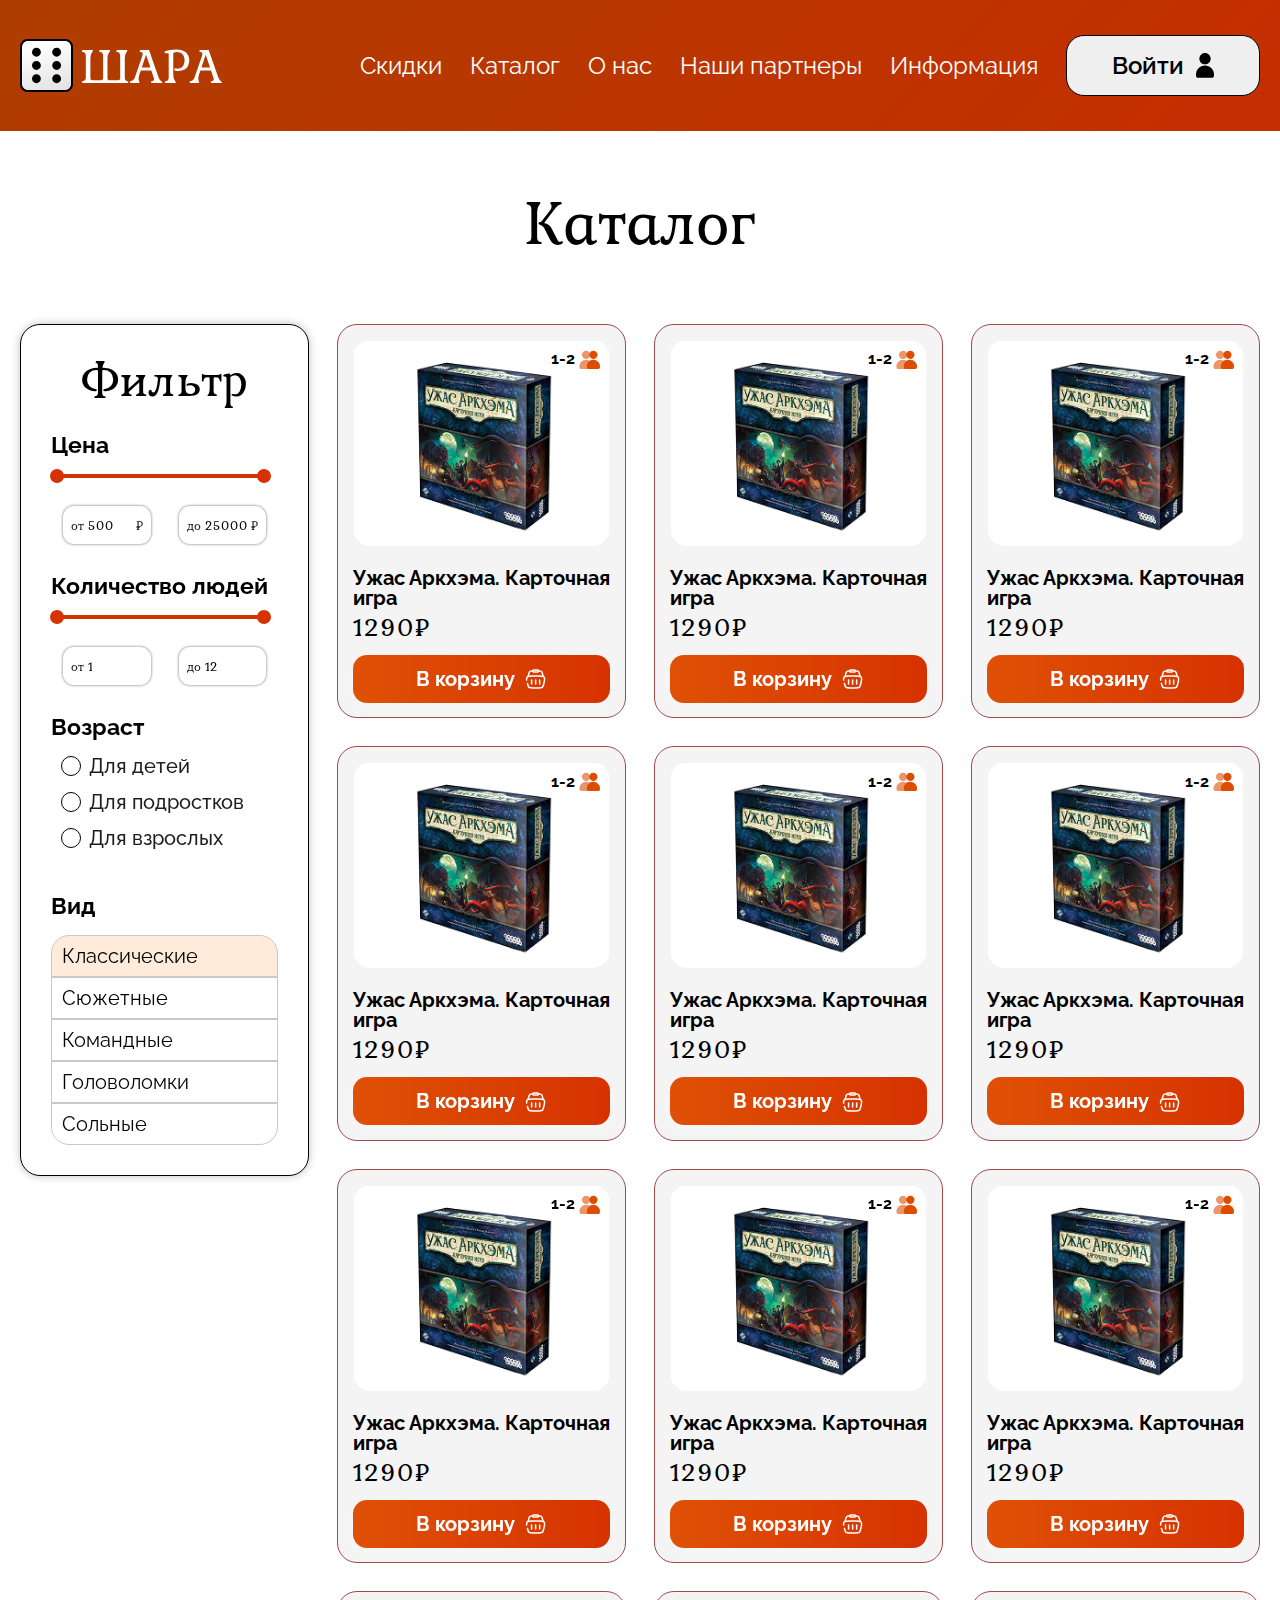
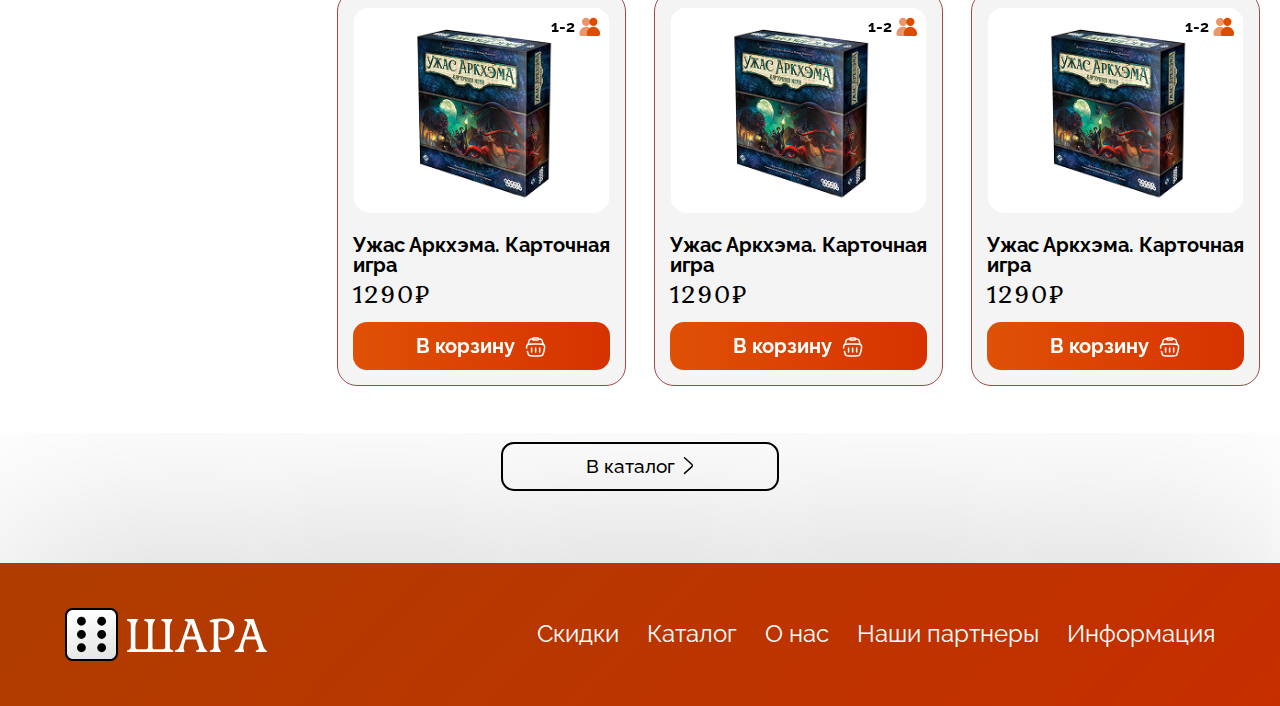
<file: catalog.html>
<!DOCTYPE html>
<html lang="en">

<head>
    <meta charset="UTF-8">
    <meta name="viewport" content="width=device-width, initial-scale=1.0">
    <link rel="stylesheet" href="assets/css/nouislider.min.css">
    <link rel="stylesheet" href="assets/css/style.css">

    <title>Каталог</title>
</head>

<body>
    <header class="header hc">
        <div class="container header__container">
            <a href="index.html" class="logo">
                <img src="assets/img/logo.svg" alt="logo">
            </a>
            <nav class="menu header__menu">
                <ul class="menu__list">
                    <li class="menu__item">
                        <a class="menu__link" href="index.html#sales">Скидки</a>
                    </li>
                    <li class="menu__item">
                        <a class="menu__link" href="catalog.html">Каталог</a>
                    </li>
                    <li class="menu__item">
                        <a class="menu__link" href="index.html#about">О нас</a>
                    </li>
                    <li class="menu__item">
                        <a class="menu__link" href="index.html#partners">Наши партнеры</a>
                    </li>
                    <li class="menu__item">
                        <a class="menu__link" href="index.html#info">Информация</a>
                    </li>
                    <button class="btn-white _modal-open" data-modal-open= "modal-1">
                        Войти
                        <svg width="18" height="25" viewBox="0 0 18 25" fill="none" xmlns="http://www.w3.org/2000/svg">
                            <path
                                d="M0 21.375C0 16.4044 4.02944 12.375 9 12.375C13.9706 12.375 18 16.4044 18 21.375V22.6875C18 23.8266 17.0766 24.75 15.9375 24.75H2.0625C0.923412 24.75 0 23.8266 0 22.6875V21.375Z"
                                fill="black" />
                            <path
                                d="M14.625 5.625C14.625 8.7316 12.1066 11.25 9 11.25C5.8934 11.25 3.375 8.7316 3.375 5.625C3.375 2.5184 5.8934 0 9 0C12.1066 0 14.625 2.5184 14.625 5.625Z"
                                fill="black" />
                        </svg>
                    </button>
                </ul>
            </nav>
            <div class="burger">

                <span></span>
            </div>
        </div>
    </header>
    <main class="main">
        <div class="container">
            <h2 class="title">
                Каталог
            </h2>
            <section class="grid catalog-page ">
                <div class="filter">
                    <div class="filter__title">
                        Фильтр
                    </div>
                    <div class="filter__item">
            
                        <div class="filter__subtitle">
                            Цена
                        </div>
            
                        <div class="filter-price__slider" id="range-slider"></div>
                        
                        <div class="filter-price__inputs">
                            <label for="" class="filters-price__label">
                                <span class="filters-price__text">от</span>
                                <input placeholder="500" min="500" max="99999" type="number" name="" class="filters-price__input" id="input-0">
                                <span class="filters-price__text">₽</span>
                            </label>
                            <label for="" class="filters-price__label">
                                <span class="filters-price__text">до</span>
                                <input placeholder="99999" min="500" max="99999" type="number" name="" class="filters-price__input"
                                    id="input-1">
                                <span class="filters-price__text">₽</span>
                            </label>
            
                    </div>
            </div>
                    <div class="filter__item">
            
                        <div class="filter__subtitle">
                            Количество людей
                        </div>
            
                        <div class="filter-price__slider" id="range-slider2"></div>
                        
                        <div class="filter-price__inputs">
                            <label for="" class="filters-price__label">
                                <span class="filters-price__text">от</span>
                                <input placeholder="500" min="500" max="99999" type="number" name="" class="filters-price__input" id="input-3">
                    
                            </label>
                            <label for="" class="filters-price__label">
                                <span class="filters-price__text">до</span>
                                <input placeholder="99999" min="500" max="99999" type="number" name="" class="filters-price__input"
                                    id="input-4">
                   
                            </label>
            
                    </div>
            </div>
                    <div class="filter__item">
            
                        <div class="filter__subtitle">
                            Возраст
                        </div>
                        <div class="radiobuttons">
                            <div class="radiobuttons__item">
                                Для детей
                                <input value="1" type="radio" name="nameradio" id="">
                            </div>
                            <div class="radiobuttons__item">
                                Для подростков
                                <input value="2" type="radio" name="nameradio" id="">
                            </div>
                            <div class="radiobuttons__item">
                                Для взрослых
                                <input value="3" type="radio" name="nameradio" id="">
                            </div>
            
                        </div>
            
                    </div>
                    <div class="filter__item">
            
                        <div class="filter__subtitle">
                            Вид
                        </div>
                        
                        <div class="filter__list">
                            <div class="filter__category active">
                                Классические
                            </div>
                            <div class="filter__category">
                                Сюжетные
                            </div>
                            <div class="filter__category">
                                Командные
                            </div>
                            <div class="filter__category">
                                Головоломки
                            </div>
                            <div class="filter__category">
                                Сольные
                            </div>
                        </div>
                    </div>
                
            
                </div>
                <ul class="catalog-page__catalog">
                    <li class="products__item">
                        <article class="product">
                            <div class="product__img">
                                <img src="assets/img/products/p1.jpg" alt="">
                                <div class="people-count">1-2
                                    <svg width="21" height="19" viewBox="0 0 21 19" fill="none" xmlns="http://www.w3.org/2000/svg">
                                        <path
                                            d="M7.7998 16.4081C7.7998 12.763 10.7547 9.80811 14.3998 9.80811C18.0449 9.80811 20.9998 12.763 20.9998 16.4081V17.3706C20.9998 18.2059 20.3226 18.8831 19.4873 18.8831H9.3123C8.47697 18.8831 7.7998 18.2059 7.7998 17.3706V16.4081Z"
                                            fill="#DD4D00" />
                                        <path
                                            d="M0.466797 16.4081C0.466797 12.763 3.42172 9.80811 7.0668 9.80811C10.7119 9.80811 13.6668 12.763 13.6668 16.4081V17.3706C13.6668 18.2059 12.9896 18.8831 12.1543 18.8831H1.97929C1.14396 18.8831 0.466797 18.2059 0.466797 17.3706V16.4081Z"
                                            fill="#DD4D00" fill-opacity="0.59" />
                                        <circle cx="14.3994" cy="4.85791" r="4.125" fill="#DD4D00" />
                                        <circle cx="7.06641" cy="4.85791" r="4.125" fill="#DD4D00" fill-opacity="0.59" />
                                    </svg>
                                </div>
                            </div>
                            <a href="product.html#tab_1" class="product__title">
                                Ужас Аркхэма. Карточная игра
                            </a>
                            <div class="product__price">
                                1290₽
                    
                            </div>
                            <button class="product__btn">
                                В корзину
                                <svg width="22" height="23" viewBox="0 0 22 23" fill="none" xmlns="http://www.w3.org/2000/svg">
                                    <path
                                        d="M18.1943 9.51312L17.478 6.88606C17.2018 5.87309 17.0637 5.3666 16.7804 4.98516C16.4983 4.60529 16.1149 4.31248 15.6743 4.14023C15.2317 3.96729 14.7068 3.96729 13.6568 3.96729M3.06934 9.51312L3.78566 6.88606C4.06186 5.87309 4.19996 5.3666 4.48323 4.98516C4.76534 4.60529 5.14868 4.31248 5.58938 4.14023C6.0319 3.96729 6.55688 3.96729 7.60684 3.96729"
                                        stroke="white" stroke-width="1.5125" />
                                    <path
                                        d="M7.60742 3.96732C7.60742 3.41044 8.05887 2.95898 8.61576 2.95898H12.6491C13.206 2.95898 13.6574 3.41044 13.6574 3.96732C13.6574 4.5242 13.206 4.97565 12.6491 4.97565H8.61576C8.05887 4.97565 7.60742 4.5242 7.60742 3.96732Z"
                                        stroke="white" stroke-width="1.5125" />
                                    <path d="M6.59863 13.042V17.0753" stroke="white" stroke-width="1.5125" stroke-linecap="round"
                                        stroke-linejoin="round" />
                                    <path d="M14.666 13.042V17.0753" stroke="white" stroke-width="1.5125" stroke-linecap="round"
                                        stroke-linejoin="round" />
                                    <path d="M10.6318 13.042V17.0753" stroke="white" stroke-width="1.5125" stroke-linecap="round"
                                        stroke-linejoin="round" />
                                    <path
                                        d="M2.42827 16.5261C2.97849 18.727 3.2536 19.8274 4.07417 20.4681C4.89474 21.1088 6.02903 21.1088 8.29764 21.1088H12.9669C15.2355 21.1088 16.3698 21.1088 17.1904 20.4681C18.011 19.8274 18.286 18.727 18.8363 16.5261C19.7013 13.0657 20.1339 11.3355 19.2256 10.1722C18.3173 9.00879 16.5338 9.00879 12.9669 9.00879H8.29764C4.73075 9.00879 2.94731 9.00879 2.03897 10.1722C1.50577 10.855 1.43461 11.7333 1.64175 13.0421"
                                        stroke="white" stroke-width="1.5125" stroke-linecap="round" />
                                </svg>
                            </button>
                        </article>
                    </li>
                    <li class="products__item">
                        <article class="product">
                            <div class="product__img">
                                <img src="assets/img/products/p1.jpg" alt="">
                                <div class="people-count">1-2
                                    <svg width="21" height="19" viewBox="0 0 21 19" fill="none" xmlns="http://www.w3.org/2000/svg">
                                        <path
                                            d="M7.7998 16.4081C7.7998 12.763 10.7547 9.80811 14.3998 9.80811C18.0449 9.80811 20.9998 12.763 20.9998 16.4081V17.3706C20.9998 18.2059 20.3226 18.8831 19.4873 18.8831H9.3123C8.47697 18.8831 7.7998 18.2059 7.7998 17.3706V16.4081Z"
                                            fill="#DD4D00" />
                                        <path
                                            d="M0.466797 16.4081C0.466797 12.763 3.42172 9.80811 7.0668 9.80811C10.7119 9.80811 13.6668 12.763 13.6668 16.4081V17.3706C13.6668 18.2059 12.9896 18.8831 12.1543 18.8831H1.97929C1.14396 18.8831 0.466797 18.2059 0.466797 17.3706V16.4081Z"
                                            fill="#DD4D00" fill-opacity="0.59" />
                                        <circle cx="14.3994" cy="4.85791" r="4.125" fill="#DD4D00" />
                                        <circle cx="7.06641" cy="4.85791" r="4.125" fill="#DD4D00" fill-opacity="0.59" />
                                    </svg>
                                </div>
                            </div>
                            <a href="product.html#tab_1" class="product__title">
                                Ужас Аркхэма. Карточная игра
                            </a>
                            <div class="product__price">
                                1290₽
                    
                            </div>
                            <button class="product__btn">
                                В корзину
                                <svg width="22" height="23" viewBox="0 0 22 23" fill="none" xmlns="http://www.w3.org/2000/svg">
                                    <path
                                        d="M18.1943 9.51312L17.478 6.88606C17.2018 5.87309 17.0637 5.3666 16.7804 4.98516C16.4983 4.60529 16.1149 4.31248 15.6743 4.14023C15.2317 3.96729 14.7068 3.96729 13.6568 3.96729M3.06934 9.51312L3.78566 6.88606C4.06186 5.87309 4.19996 5.3666 4.48323 4.98516C4.76534 4.60529 5.14868 4.31248 5.58938 4.14023C6.0319 3.96729 6.55688 3.96729 7.60684 3.96729"
                                        stroke="white" stroke-width="1.5125" />
                                    <path
                                        d="M7.60742 3.96732C7.60742 3.41044 8.05887 2.95898 8.61576 2.95898H12.6491C13.206 2.95898 13.6574 3.41044 13.6574 3.96732C13.6574 4.5242 13.206 4.97565 12.6491 4.97565H8.61576C8.05887 4.97565 7.60742 4.5242 7.60742 3.96732Z"
                                        stroke="white" stroke-width="1.5125" />
                                    <path d="M6.59863 13.042V17.0753" stroke="white" stroke-width="1.5125" stroke-linecap="round"
                                        stroke-linejoin="round" />
                                    <path d="M14.666 13.042V17.0753" stroke="white" stroke-width="1.5125" stroke-linecap="round"
                                        stroke-linejoin="round" />
                                    <path d="M10.6318 13.042V17.0753" stroke="white" stroke-width="1.5125" stroke-linecap="round"
                                        stroke-linejoin="round" />
                                    <path
                                        d="M2.42827 16.5261C2.97849 18.727 3.2536 19.8274 4.07417 20.4681C4.89474 21.1088 6.02903 21.1088 8.29764 21.1088H12.9669C15.2355 21.1088 16.3698 21.1088 17.1904 20.4681C18.011 19.8274 18.286 18.727 18.8363 16.5261C19.7013 13.0657 20.1339 11.3355 19.2256 10.1722C18.3173 9.00879 16.5338 9.00879 12.9669 9.00879H8.29764C4.73075 9.00879 2.94731 9.00879 2.03897 10.1722C1.50577 10.855 1.43461 11.7333 1.64175 13.0421"
                                        stroke="white" stroke-width="1.5125" stroke-linecap="round" />
                                </svg>
                            </button>
                        </article>
                    </li>
                    <li class="products__item">
                        <article class="product">
                            <div class="product__img">
                                <img src="assets/img/products/p1.jpg" alt="">
                                <div class="people-count">1-2
                                    <svg width="21" height="19" viewBox="0 0 21 19" fill="none" xmlns="http://www.w3.org/2000/svg">
                                        <path
                                            d="M7.7998 16.4081C7.7998 12.763 10.7547 9.80811 14.3998 9.80811C18.0449 9.80811 20.9998 12.763 20.9998 16.4081V17.3706C20.9998 18.2059 20.3226 18.8831 19.4873 18.8831H9.3123C8.47697 18.8831 7.7998 18.2059 7.7998 17.3706V16.4081Z"
                                            fill="#DD4D00" />
                                        <path
                                            d="M0.466797 16.4081C0.466797 12.763 3.42172 9.80811 7.0668 9.80811C10.7119 9.80811 13.6668 12.763 13.6668 16.4081V17.3706C13.6668 18.2059 12.9896 18.8831 12.1543 18.8831H1.97929C1.14396 18.8831 0.466797 18.2059 0.466797 17.3706V16.4081Z"
                                            fill="#DD4D00" fill-opacity="0.59" />
                                        <circle cx="14.3994" cy="4.85791" r="4.125" fill="#DD4D00" />
                                        <circle cx="7.06641" cy="4.85791" r="4.125" fill="#DD4D00" fill-opacity="0.59" />
                                    </svg>
                                </div>
                            </div>
                            <a href="product.html#tab_1" class="product__title">
                                Ужас Аркхэма. Карточная игра
                            </a>
                            <div class="product__price">
                                1290₽
                    
                            </div>
                            <button class="product__btn">
                                В корзину
                                <svg width="22" height="23" viewBox="0 0 22 23" fill="none" xmlns="http://www.w3.org/2000/svg">
                                    <path
                                        d="M18.1943 9.51312L17.478 6.88606C17.2018 5.87309 17.0637 5.3666 16.7804 4.98516C16.4983 4.60529 16.1149 4.31248 15.6743 4.14023C15.2317 3.96729 14.7068 3.96729 13.6568 3.96729M3.06934 9.51312L3.78566 6.88606C4.06186 5.87309 4.19996 5.3666 4.48323 4.98516C4.76534 4.60529 5.14868 4.31248 5.58938 4.14023C6.0319 3.96729 6.55688 3.96729 7.60684 3.96729"
                                        stroke="white" stroke-width="1.5125" />
                                    <path
                                        d="M7.60742 3.96732C7.60742 3.41044 8.05887 2.95898 8.61576 2.95898H12.6491C13.206 2.95898 13.6574 3.41044 13.6574 3.96732C13.6574 4.5242 13.206 4.97565 12.6491 4.97565H8.61576C8.05887 4.97565 7.60742 4.5242 7.60742 3.96732Z"
                                        stroke="white" stroke-width="1.5125" />
                                    <path d="M6.59863 13.042V17.0753" stroke="white" stroke-width="1.5125" stroke-linecap="round"
                                        stroke-linejoin="round" />
                                    <path d="M14.666 13.042V17.0753" stroke="white" stroke-width="1.5125" stroke-linecap="round"
                                        stroke-linejoin="round" />
                                    <path d="M10.6318 13.042V17.0753" stroke="white" stroke-width="1.5125" stroke-linecap="round"
                                        stroke-linejoin="round" />
                                    <path
                                        d="M2.42827 16.5261C2.97849 18.727 3.2536 19.8274 4.07417 20.4681C4.89474 21.1088 6.02903 21.1088 8.29764 21.1088H12.9669C15.2355 21.1088 16.3698 21.1088 17.1904 20.4681C18.011 19.8274 18.286 18.727 18.8363 16.5261C19.7013 13.0657 20.1339 11.3355 19.2256 10.1722C18.3173 9.00879 16.5338 9.00879 12.9669 9.00879H8.29764C4.73075 9.00879 2.94731 9.00879 2.03897 10.1722C1.50577 10.855 1.43461 11.7333 1.64175 13.0421"
                                        stroke="white" stroke-width="1.5125" stroke-linecap="round" />
                                </svg>
                            </button>
                        </article>
                    </li>
                    <li class="products__item">
                        <article class="product">
                            <div class="product__img">
                                <img src="assets/img/products/p1.jpg" alt="">
                                <div class="people-count">1-2
                                    <svg width="21" height="19" viewBox="0 0 21 19" fill="none" xmlns="http://www.w3.org/2000/svg">
                                        <path
                                            d="M7.7998 16.4081C7.7998 12.763 10.7547 9.80811 14.3998 9.80811C18.0449 9.80811 20.9998 12.763 20.9998 16.4081V17.3706C20.9998 18.2059 20.3226 18.8831 19.4873 18.8831H9.3123C8.47697 18.8831 7.7998 18.2059 7.7998 17.3706V16.4081Z"
                                            fill="#DD4D00" />
                                        <path
                                            d="M0.466797 16.4081C0.466797 12.763 3.42172 9.80811 7.0668 9.80811C10.7119 9.80811 13.6668 12.763 13.6668 16.4081V17.3706C13.6668 18.2059 12.9896 18.8831 12.1543 18.8831H1.97929C1.14396 18.8831 0.466797 18.2059 0.466797 17.3706V16.4081Z"
                                            fill="#DD4D00" fill-opacity="0.59" />
                                        <circle cx="14.3994" cy="4.85791" r="4.125" fill="#DD4D00" />
                                        <circle cx="7.06641" cy="4.85791" r="4.125" fill="#DD4D00" fill-opacity="0.59" />
                                    </svg>
                                </div>
                            </div>
                            <a href="product.html#tab_1" class="product__title">
                                Ужас Аркхэма. Карточная игра
                            </a>
                            <div class="product__price">
                                1290₽
                    
                            </div>
                            <button class="product__btn">
                                В корзину
                                <svg width="22" height="23" viewBox="0 0 22 23" fill="none" xmlns="http://www.w3.org/2000/svg">
                                    <path
                                        d="M18.1943 9.51312L17.478 6.88606C17.2018 5.87309 17.0637 5.3666 16.7804 4.98516C16.4983 4.60529 16.1149 4.31248 15.6743 4.14023C15.2317 3.96729 14.7068 3.96729 13.6568 3.96729M3.06934 9.51312L3.78566 6.88606C4.06186 5.87309 4.19996 5.3666 4.48323 4.98516C4.76534 4.60529 5.14868 4.31248 5.58938 4.14023C6.0319 3.96729 6.55688 3.96729 7.60684 3.96729"
                                        stroke="white" stroke-width="1.5125" />
                                    <path
                                        d="M7.60742 3.96732C7.60742 3.41044 8.05887 2.95898 8.61576 2.95898H12.6491C13.206 2.95898 13.6574 3.41044 13.6574 3.96732C13.6574 4.5242 13.206 4.97565 12.6491 4.97565H8.61576C8.05887 4.97565 7.60742 4.5242 7.60742 3.96732Z"
                                        stroke="white" stroke-width="1.5125" />
                                    <path d="M6.59863 13.042V17.0753" stroke="white" stroke-width="1.5125" stroke-linecap="round"
                                        stroke-linejoin="round" />
                                    <path d="M14.666 13.042V17.0753" stroke="white" stroke-width="1.5125" stroke-linecap="round"
                                        stroke-linejoin="round" />
                                    <path d="M10.6318 13.042V17.0753" stroke="white" stroke-width="1.5125" stroke-linecap="round"
                                        stroke-linejoin="round" />
                                    <path
                                        d="M2.42827 16.5261C2.97849 18.727 3.2536 19.8274 4.07417 20.4681C4.89474 21.1088 6.02903 21.1088 8.29764 21.1088H12.9669C15.2355 21.1088 16.3698 21.1088 17.1904 20.4681C18.011 19.8274 18.286 18.727 18.8363 16.5261C19.7013 13.0657 20.1339 11.3355 19.2256 10.1722C18.3173 9.00879 16.5338 9.00879 12.9669 9.00879H8.29764C4.73075 9.00879 2.94731 9.00879 2.03897 10.1722C1.50577 10.855 1.43461 11.7333 1.64175 13.0421"
                                        stroke="white" stroke-width="1.5125" stroke-linecap="round" />
                                </svg>
                            </button>
                        </article>
                    </li>
                    <li class="products__item">
                        <article class="product">
                            <div class="product__img">
                                <img src="assets/img/products/p1.jpg" alt="">
                                <div class="people-count">1-2
                                    <svg width="21" height="19" viewBox="0 0 21 19" fill="none" xmlns="http://www.w3.org/2000/svg">
                                        <path
                                            d="M7.7998 16.4081C7.7998 12.763 10.7547 9.80811 14.3998 9.80811C18.0449 9.80811 20.9998 12.763 20.9998 16.4081V17.3706C20.9998 18.2059 20.3226 18.8831 19.4873 18.8831H9.3123C8.47697 18.8831 7.7998 18.2059 7.7998 17.3706V16.4081Z"
                                            fill="#DD4D00" />
                                        <path
                                            d="M0.466797 16.4081C0.466797 12.763 3.42172 9.80811 7.0668 9.80811C10.7119 9.80811 13.6668 12.763 13.6668 16.4081V17.3706C13.6668 18.2059 12.9896 18.8831 12.1543 18.8831H1.97929C1.14396 18.8831 0.466797 18.2059 0.466797 17.3706V16.4081Z"
                                            fill="#DD4D00" fill-opacity="0.59" />
                                        <circle cx="14.3994" cy="4.85791" r="4.125" fill="#DD4D00" />
                                        <circle cx="7.06641" cy="4.85791" r="4.125" fill="#DD4D00" fill-opacity="0.59" />
                                    </svg>
                                </div>
                            </div>
                            <a href="product.html#tab_1" class="product__title">
                                Ужас Аркхэма. Карточная игра
                            </a>
                            <div class="product__price">
                                1290₽
                    
                            </div>
                            <button class="product__btn">
                                В корзину
                                <svg width="22" height="23" viewBox="0 0 22 23" fill="none" xmlns="http://www.w3.org/2000/svg">
                                    <path
                                        d="M18.1943 9.51312L17.478 6.88606C17.2018 5.87309 17.0637 5.3666 16.7804 4.98516C16.4983 4.60529 16.1149 4.31248 15.6743 4.14023C15.2317 3.96729 14.7068 3.96729 13.6568 3.96729M3.06934 9.51312L3.78566 6.88606C4.06186 5.87309 4.19996 5.3666 4.48323 4.98516C4.76534 4.60529 5.14868 4.31248 5.58938 4.14023C6.0319 3.96729 6.55688 3.96729 7.60684 3.96729"
                                        stroke="white" stroke-width="1.5125" />
                                    <path
                                        d="M7.60742 3.96732C7.60742 3.41044 8.05887 2.95898 8.61576 2.95898H12.6491C13.206 2.95898 13.6574 3.41044 13.6574 3.96732C13.6574 4.5242 13.206 4.97565 12.6491 4.97565H8.61576C8.05887 4.97565 7.60742 4.5242 7.60742 3.96732Z"
                                        stroke="white" stroke-width="1.5125" />
                                    <path d="M6.59863 13.042V17.0753" stroke="white" stroke-width="1.5125" stroke-linecap="round"
                                        stroke-linejoin="round" />
                                    <path d="M14.666 13.042V17.0753" stroke="white" stroke-width="1.5125" stroke-linecap="round"
                                        stroke-linejoin="round" />
                                    <path d="M10.6318 13.042V17.0753" stroke="white" stroke-width="1.5125" stroke-linecap="round"
                                        stroke-linejoin="round" />
                                    <path
                                        d="M2.42827 16.5261C2.97849 18.727 3.2536 19.8274 4.07417 20.4681C4.89474 21.1088 6.02903 21.1088 8.29764 21.1088H12.9669C15.2355 21.1088 16.3698 21.1088 17.1904 20.4681C18.011 19.8274 18.286 18.727 18.8363 16.5261C19.7013 13.0657 20.1339 11.3355 19.2256 10.1722C18.3173 9.00879 16.5338 9.00879 12.9669 9.00879H8.29764C4.73075 9.00879 2.94731 9.00879 2.03897 10.1722C1.50577 10.855 1.43461 11.7333 1.64175 13.0421"
                                        stroke="white" stroke-width="1.5125" stroke-linecap="round" />
                                </svg>
                            </button>
                        </article>
                    </li>
                    <li class="products__item">
                        <article class="product">
                            <div class="product__img">
                                <img src="assets/img/products/p1.jpg" alt="">
                                <div class="people-count">1-2
                                    <svg width="21" height="19" viewBox="0 0 21 19" fill="none" xmlns="http://www.w3.org/2000/svg">
                                        <path
                                            d="M7.7998 16.4081C7.7998 12.763 10.7547 9.80811 14.3998 9.80811C18.0449 9.80811 20.9998 12.763 20.9998 16.4081V17.3706C20.9998 18.2059 20.3226 18.8831 19.4873 18.8831H9.3123C8.47697 18.8831 7.7998 18.2059 7.7998 17.3706V16.4081Z"
                                            fill="#DD4D00" />
                                        <path
                                            d="M0.466797 16.4081C0.466797 12.763 3.42172 9.80811 7.0668 9.80811C10.7119 9.80811 13.6668 12.763 13.6668 16.4081V17.3706C13.6668 18.2059 12.9896 18.8831 12.1543 18.8831H1.97929C1.14396 18.8831 0.466797 18.2059 0.466797 17.3706V16.4081Z"
                                            fill="#DD4D00" fill-opacity="0.59" />
                                        <circle cx="14.3994" cy="4.85791" r="4.125" fill="#DD4D00" />
                                        <circle cx="7.06641" cy="4.85791" r="4.125" fill="#DD4D00" fill-opacity="0.59" />
                                    </svg>
                                </div>
                            </div>
                            <a href="product.html#tab_1" class="product__title">
                                Ужас Аркхэма. Карточная игра
                            </a>
                            <div class="product__price">
                                1290₽
                    
                            </div>
                            <button class="product__btn">
                                В корзину
                                <svg width="22" height="23" viewBox="0 0 22 23" fill="none" xmlns="http://www.w3.org/2000/svg">
                                    <path
                                        d="M18.1943 9.51312L17.478 6.88606C17.2018 5.87309 17.0637 5.3666 16.7804 4.98516C16.4983 4.60529 16.1149 4.31248 15.6743 4.14023C15.2317 3.96729 14.7068 3.96729 13.6568 3.96729M3.06934 9.51312L3.78566 6.88606C4.06186 5.87309 4.19996 5.3666 4.48323 4.98516C4.76534 4.60529 5.14868 4.31248 5.58938 4.14023C6.0319 3.96729 6.55688 3.96729 7.60684 3.96729"
                                        stroke="white" stroke-width="1.5125" />
                                    <path
                                        d="M7.60742 3.96732C7.60742 3.41044 8.05887 2.95898 8.61576 2.95898H12.6491C13.206 2.95898 13.6574 3.41044 13.6574 3.96732C13.6574 4.5242 13.206 4.97565 12.6491 4.97565H8.61576C8.05887 4.97565 7.60742 4.5242 7.60742 3.96732Z"
                                        stroke="white" stroke-width="1.5125" />
                                    <path d="M6.59863 13.042V17.0753" stroke="white" stroke-width="1.5125" stroke-linecap="round"
                                        stroke-linejoin="round" />
                                    <path d="M14.666 13.042V17.0753" stroke="white" stroke-width="1.5125" stroke-linecap="round"
                                        stroke-linejoin="round" />
                                    <path d="M10.6318 13.042V17.0753" stroke="white" stroke-width="1.5125" stroke-linecap="round"
                                        stroke-linejoin="round" />
                                    <path
                                        d="M2.42827 16.5261C2.97849 18.727 3.2536 19.8274 4.07417 20.4681C4.89474 21.1088 6.02903 21.1088 8.29764 21.1088H12.9669C15.2355 21.1088 16.3698 21.1088 17.1904 20.4681C18.011 19.8274 18.286 18.727 18.8363 16.5261C19.7013 13.0657 20.1339 11.3355 19.2256 10.1722C18.3173 9.00879 16.5338 9.00879 12.9669 9.00879H8.29764C4.73075 9.00879 2.94731 9.00879 2.03897 10.1722C1.50577 10.855 1.43461 11.7333 1.64175 13.0421"
                                        stroke="white" stroke-width="1.5125" stroke-linecap="round" />
                                </svg>
                            </button>
                        </article>
                    </li>
                    <li class="products__item">
                        <article class="product">
                            <div class="product__img">
                                <img src="assets/img/products/p1.jpg" alt="">
                                <div class="people-count">1-2
                                    <svg width="21" height="19" viewBox="0 0 21 19" fill="none" xmlns="http://www.w3.org/2000/svg">
                                        <path
                                            d="M7.7998 16.4081C7.7998 12.763 10.7547 9.80811 14.3998 9.80811C18.0449 9.80811 20.9998 12.763 20.9998 16.4081V17.3706C20.9998 18.2059 20.3226 18.8831 19.4873 18.8831H9.3123C8.47697 18.8831 7.7998 18.2059 7.7998 17.3706V16.4081Z"
                                            fill="#DD4D00" />
                                        <path
                                            d="M0.466797 16.4081C0.466797 12.763 3.42172 9.80811 7.0668 9.80811C10.7119 9.80811 13.6668 12.763 13.6668 16.4081V17.3706C13.6668 18.2059 12.9896 18.8831 12.1543 18.8831H1.97929C1.14396 18.8831 0.466797 18.2059 0.466797 17.3706V16.4081Z"
                                            fill="#DD4D00" fill-opacity="0.59" />
                                        <circle cx="14.3994" cy="4.85791" r="4.125" fill="#DD4D00" />
                                        <circle cx="7.06641" cy="4.85791" r="4.125" fill="#DD4D00" fill-opacity="0.59" />
                                    </svg>
                                </div>
                            </div>
                            <a href="product.html#tab_1" class="product__title">
                                Ужас Аркхэма. Карточная игра
                            </a>
                            <div class="product__price">
                                1290₽
                    
                            </div>
                            <button class="product__btn">
                                В корзину
                                <svg width="22" height="23" viewBox="0 0 22 23" fill="none" xmlns="http://www.w3.org/2000/svg">
                                    <path
                                        d="M18.1943 9.51312L17.478 6.88606C17.2018 5.87309 17.0637 5.3666 16.7804 4.98516C16.4983 4.60529 16.1149 4.31248 15.6743 4.14023C15.2317 3.96729 14.7068 3.96729 13.6568 3.96729M3.06934 9.51312L3.78566 6.88606C4.06186 5.87309 4.19996 5.3666 4.48323 4.98516C4.76534 4.60529 5.14868 4.31248 5.58938 4.14023C6.0319 3.96729 6.55688 3.96729 7.60684 3.96729"
                                        stroke="white" stroke-width="1.5125" />
                                    <path
                                        d="M7.60742 3.96732C7.60742 3.41044 8.05887 2.95898 8.61576 2.95898H12.6491C13.206 2.95898 13.6574 3.41044 13.6574 3.96732C13.6574 4.5242 13.206 4.97565 12.6491 4.97565H8.61576C8.05887 4.97565 7.60742 4.5242 7.60742 3.96732Z"
                                        stroke="white" stroke-width="1.5125" />
                                    <path d="M6.59863 13.042V17.0753" stroke="white" stroke-width="1.5125" stroke-linecap="round"
                                        stroke-linejoin="round" />
                                    <path d="M14.666 13.042V17.0753" stroke="white" stroke-width="1.5125" stroke-linecap="round"
                                        stroke-linejoin="round" />
                                    <path d="M10.6318 13.042V17.0753" stroke="white" stroke-width="1.5125" stroke-linecap="round"
                                        stroke-linejoin="round" />
                                    <path
                                        d="M2.42827 16.5261C2.97849 18.727 3.2536 19.8274 4.07417 20.4681C4.89474 21.1088 6.02903 21.1088 8.29764 21.1088H12.9669C15.2355 21.1088 16.3698 21.1088 17.1904 20.4681C18.011 19.8274 18.286 18.727 18.8363 16.5261C19.7013 13.0657 20.1339 11.3355 19.2256 10.1722C18.3173 9.00879 16.5338 9.00879 12.9669 9.00879H8.29764C4.73075 9.00879 2.94731 9.00879 2.03897 10.1722C1.50577 10.855 1.43461 11.7333 1.64175 13.0421"
                                        stroke="white" stroke-width="1.5125" stroke-linecap="round" />
                                </svg>
                            </button>
                        </article>
                    </li>
                    <li class="products__item">
                        <article class="product">
                            <div class="product__img">
                                <img src="assets/img/products/p1.jpg" alt="">
                                <div class="people-count">1-2
                                    <svg width="21" height="19" viewBox="0 0 21 19" fill="none" xmlns="http://www.w3.org/2000/svg">
                                        <path
                                            d="M7.7998 16.4081C7.7998 12.763 10.7547 9.80811 14.3998 9.80811C18.0449 9.80811 20.9998 12.763 20.9998 16.4081V17.3706C20.9998 18.2059 20.3226 18.8831 19.4873 18.8831H9.3123C8.47697 18.8831 7.7998 18.2059 7.7998 17.3706V16.4081Z"
                                            fill="#DD4D00" />
                                        <path
                                            d="M0.466797 16.4081C0.466797 12.763 3.42172 9.80811 7.0668 9.80811C10.7119 9.80811 13.6668 12.763 13.6668 16.4081V17.3706C13.6668 18.2059 12.9896 18.8831 12.1543 18.8831H1.97929C1.14396 18.8831 0.466797 18.2059 0.466797 17.3706V16.4081Z"
                                            fill="#DD4D00" fill-opacity="0.59" />
                                        <circle cx="14.3994" cy="4.85791" r="4.125" fill="#DD4D00" />
                                        <circle cx="7.06641" cy="4.85791" r="4.125" fill="#DD4D00" fill-opacity="0.59" />
                                    </svg>
                                </div>
                            </div>
                            <a href="product.html#tab_1" class="product__title">
                                Ужас Аркхэма. Карточная игра
                            </a>
                            <div class="product__price">
                                1290₽
                    
                            </div>
                            <button class="product__btn">
                                В корзину
                                <svg width="22" height="23" viewBox="0 0 22 23" fill="none" xmlns="http://www.w3.org/2000/svg">
                                    <path
                                        d="M18.1943 9.51312L17.478 6.88606C17.2018 5.87309 17.0637 5.3666 16.7804 4.98516C16.4983 4.60529 16.1149 4.31248 15.6743 4.14023C15.2317 3.96729 14.7068 3.96729 13.6568 3.96729M3.06934 9.51312L3.78566 6.88606C4.06186 5.87309 4.19996 5.3666 4.48323 4.98516C4.76534 4.60529 5.14868 4.31248 5.58938 4.14023C6.0319 3.96729 6.55688 3.96729 7.60684 3.96729"
                                        stroke="white" stroke-width="1.5125" />
                                    <path
                                        d="M7.60742 3.96732C7.60742 3.41044 8.05887 2.95898 8.61576 2.95898H12.6491C13.206 2.95898 13.6574 3.41044 13.6574 3.96732C13.6574 4.5242 13.206 4.97565 12.6491 4.97565H8.61576C8.05887 4.97565 7.60742 4.5242 7.60742 3.96732Z"
                                        stroke="white" stroke-width="1.5125" />
                                    <path d="M6.59863 13.042V17.0753" stroke="white" stroke-width="1.5125" stroke-linecap="round"
                                        stroke-linejoin="round" />
                                    <path d="M14.666 13.042V17.0753" stroke="white" stroke-width="1.5125" stroke-linecap="round"
                                        stroke-linejoin="round" />
                                    <path d="M10.6318 13.042V17.0753" stroke="white" stroke-width="1.5125" stroke-linecap="round"
                                        stroke-linejoin="round" />
                                    <path
                                        d="M2.42827 16.5261C2.97849 18.727 3.2536 19.8274 4.07417 20.4681C4.89474 21.1088 6.02903 21.1088 8.29764 21.1088H12.9669C15.2355 21.1088 16.3698 21.1088 17.1904 20.4681C18.011 19.8274 18.286 18.727 18.8363 16.5261C19.7013 13.0657 20.1339 11.3355 19.2256 10.1722C18.3173 9.00879 16.5338 9.00879 12.9669 9.00879H8.29764C4.73075 9.00879 2.94731 9.00879 2.03897 10.1722C1.50577 10.855 1.43461 11.7333 1.64175 13.0421"
                                        stroke="white" stroke-width="1.5125" stroke-linecap="round" />
                                </svg>
                            </button>
                        </article>
                    </li>
                    <li class="products__item">
                        <article class="product">
                            <div class="product__img">
                                <img src="assets/img/products/p1.jpg" alt="">
                                <div class="people-count">1-2
                                    <svg width="21" height="19" viewBox="0 0 21 19" fill="none" xmlns="http://www.w3.org/2000/svg">
                                        <path
                                            d="M7.7998 16.4081C7.7998 12.763 10.7547 9.80811 14.3998 9.80811C18.0449 9.80811 20.9998 12.763 20.9998 16.4081V17.3706C20.9998 18.2059 20.3226 18.8831 19.4873 18.8831H9.3123C8.47697 18.8831 7.7998 18.2059 7.7998 17.3706V16.4081Z"
                                            fill="#DD4D00" />
                                        <path
                                            d="M0.466797 16.4081C0.466797 12.763 3.42172 9.80811 7.0668 9.80811C10.7119 9.80811 13.6668 12.763 13.6668 16.4081V17.3706C13.6668 18.2059 12.9896 18.8831 12.1543 18.8831H1.97929C1.14396 18.8831 0.466797 18.2059 0.466797 17.3706V16.4081Z"
                                            fill="#DD4D00" fill-opacity="0.59" />
                                        <circle cx="14.3994" cy="4.85791" r="4.125" fill="#DD4D00" />
                                        <circle cx="7.06641" cy="4.85791" r="4.125" fill="#DD4D00" fill-opacity="0.59" />
                                    </svg>
                                </div>
                            </div>
                            <a href="product.html#tab_1" class="product__title">
                                Ужас Аркхэма. Карточная игра
                            </a>
                            <div class="product__price">
                                1290₽
                    
                            </div>
                            <button class="product__btn">
                                В корзину
                                <svg width="22" height="23" viewBox="0 0 22 23" fill="none" xmlns="http://www.w3.org/2000/svg">
                                    <path
                                        d="M18.1943 9.51312L17.478 6.88606C17.2018 5.87309 17.0637 5.3666 16.7804 4.98516C16.4983 4.60529 16.1149 4.31248 15.6743 4.14023C15.2317 3.96729 14.7068 3.96729 13.6568 3.96729M3.06934 9.51312L3.78566 6.88606C4.06186 5.87309 4.19996 5.3666 4.48323 4.98516C4.76534 4.60529 5.14868 4.31248 5.58938 4.14023C6.0319 3.96729 6.55688 3.96729 7.60684 3.96729"
                                        stroke="white" stroke-width="1.5125" />
                                    <path
                                        d="M7.60742 3.96732C7.60742 3.41044 8.05887 2.95898 8.61576 2.95898H12.6491C13.206 2.95898 13.6574 3.41044 13.6574 3.96732C13.6574 4.5242 13.206 4.97565 12.6491 4.97565H8.61576C8.05887 4.97565 7.60742 4.5242 7.60742 3.96732Z"
                                        stroke="white" stroke-width="1.5125" />
                                    <path d="M6.59863 13.042V17.0753" stroke="white" stroke-width="1.5125" stroke-linecap="round"
                                        stroke-linejoin="round" />
                                    <path d="M14.666 13.042V17.0753" stroke="white" stroke-width="1.5125" stroke-linecap="round"
                                        stroke-linejoin="round" />
                                    <path d="M10.6318 13.042V17.0753" stroke="white" stroke-width="1.5125" stroke-linecap="round"
                                        stroke-linejoin="round" />
                                    <path
                                        d="M2.42827 16.5261C2.97849 18.727 3.2536 19.8274 4.07417 20.4681C4.89474 21.1088 6.02903 21.1088 8.29764 21.1088H12.9669C15.2355 21.1088 16.3698 21.1088 17.1904 20.4681C18.011 19.8274 18.286 18.727 18.8363 16.5261C19.7013 13.0657 20.1339 11.3355 19.2256 10.1722C18.3173 9.00879 16.5338 9.00879 12.9669 9.00879H8.29764C4.73075 9.00879 2.94731 9.00879 2.03897 10.1722C1.50577 10.855 1.43461 11.7333 1.64175 13.0421"
                                        stroke="white" stroke-width="1.5125" stroke-linecap="round" />
                                </svg>
                            </button>
                        </article>
                    </li>
                    <li class="products__item">
                        <article class="product">
                            <div class="product__img">
                                <img src="assets/img/products/p1.jpg" alt="">
                                <div class="people-count">1-2
                                    <svg width="21" height="19" viewBox="0 0 21 19" fill="none" xmlns="http://www.w3.org/2000/svg">
                                        <path
                                            d="M7.7998 16.4081C7.7998 12.763 10.7547 9.80811 14.3998 9.80811C18.0449 9.80811 20.9998 12.763 20.9998 16.4081V17.3706C20.9998 18.2059 20.3226 18.8831 19.4873 18.8831H9.3123C8.47697 18.8831 7.7998 18.2059 7.7998 17.3706V16.4081Z"
                                            fill="#DD4D00" />
                                        <path
                                            d="M0.466797 16.4081C0.466797 12.763 3.42172 9.80811 7.0668 9.80811C10.7119 9.80811 13.6668 12.763 13.6668 16.4081V17.3706C13.6668 18.2059 12.9896 18.8831 12.1543 18.8831H1.97929C1.14396 18.8831 0.466797 18.2059 0.466797 17.3706V16.4081Z"
                                            fill="#DD4D00" fill-opacity="0.59" />
                                        <circle cx="14.3994" cy="4.85791" r="4.125" fill="#DD4D00" />
                                        <circle cx="7.06641" cy="4.85791" r="4.125" fill="#DD4D00" fill-opacity="0.59" />
                                    </svg>
                                </div>
                            </div>
                            <a href="product.html#tab_1" class="product__title">
                                Ужас Аркхэма. Карточная игра
                            </a>
                            <div class="product__price">
                                1290₽
                    
                            </div>
                            <button class="product__btn">
                                В корзину
                                <svg width="22" height="23" viewBox="0 0 22 23" fill="none" xmlns="http://www.w3.org/2000/svg">
                                    <path
                                        d="M18.1943 9.51312L17.478 6.88606C17.2018 5.87309 17.0637 5.3666 16.7804 4.98516C16.4983 4.60529 16.1149 4.31248 15.6743 4.14023C15.2317 3.96729 14.7068 3.96729 13.6568 3.96729M3.06934 9.51312L3.78566 6.88606C4.06186 5.87309 4.19996 5.3666 4.48323 4.98516C4.76534 4.60529 5.14868 4.31248 5.58938 4.14023C6.0319 3.96729 6.55688 3.96729 7.60684 3.96729"
                                        stroke="white" stroke-width="1.5125" />
                                    <path
                                        d="M7.60742 3.96732C7.60742 3.41044 8.05887 2.95898 8.61576 2.95898H12.6491C13.206 2.95898 13.6574 3.41044 13.6574 3.96732C13.6574 4.5242 13.206 4.97565 12.6491 4.97565H8.61576C8.05887 4.97565 7.60742 4.5242 7.60742 3.96732Z"
                                        stroke="white" stroke-width="1.5125" />
                                    <path d="M6.59863 13.042V17.0753" stroke="white" stroke-width="1.5125" stroke-linecap="round"
                                        stroke-linejoin="round" />
                                    <path d="M14.666 13.042V17.0753" stroke="white" stroke-width="1.5125" stroke-linecap="round"
                                        stroke-linejoin="round" />
                                    <path d="M10.6318 13.042V17.0753" stroke="white" stroke-width="1.5125" stroke-linecap="round"
                                        stroke-linejoin="round" />
                                    <path
                                        d="M2.42827 16.5261C2.97849 18.727 3.2536 19.8274 4.07417 20.4681C4.89474 21.1088 6.02903 21.1088 8.29764 21.1088H12.9669C15.2355 21.1088 16.3698 21.1088 17.1904 20.4681C18.011 19.8274 18.286 18.727 18.8363 16.5261C19.7013 13.0657 20.1339 11.3355 19.2256 10.1722C18.3173 9.00879 16.5338 9.00879 12.9669 9.00879H8.29764C4.73075 9.00879 2.94731 9.00879 2.03897 10.1722C1.50577 10.855 1.43461 11.7333 1.64175 13.0421"
                                        stroke="white" stroke-width="1.5125" stroke-linecap="round" />
                                </svg>
                            </button>
                        </article>
                    </li>
                    <li class="products__item">
                        <article class="product">
                            <div class="product__img">
                                <img src="assets/img/products/p1.jpg" alt="">
                                <div class="people-count">1-2
                                    <svg width="21" height="19" viewBox="0 0 21 19" fill="none" xmlns="http://www.w3.org/2000/svg">
                                        <path
                                            d="M7.7998 16.4081C7.7998 12.763 10.7547 9.80811 14.3998 9.80811C18.0449 9.80811 20.9998 12.763 20.9998 16.4081V17.3706C20.9998 18.2059 20.3226 18.8831 19.4873 18.8831H9.3123C8.47697 18.8831 7.7998 18.2059 7.7998 17.3706V16.4081Z"
                                            fill="#DD4D00" />
                                        <path
                                            d="M0.466797 16.4081C0.466797 12.763 3.42172 9.80811 7.0668 9.80811C10.7119 9.80811 13.6668 12.763 13.6668 16.4081V17.3706C13.6668 18.2059 12.9896 18.8831 12.1543 18.8831H1.97929C1.14396 18.8831 0.466797 18.2059 0.466797 17.3706V16.4081Z"
                                            fill="#DD4D00" fill-opacity="0.59" />
                                        <circle cx="14.3994" cy="4.85791" r="4.125" fill="#DD4D00" />
                                        <circle cx="7.06641" cy="4.85791" r="4.125" fill="#DD4D00" fill-opacity="0.59" />
                                    </svg>
                                </div>
                            </div>
                            <a href="product.html#tab_1" class="product__title">
                                Ужас Аркхэма. Карточная игра
                            </a>
                            <div class="product__price">
                                1290₽
                    
                            </div>
                            <button class="product__btn">
                                В корзину
                                <svg width="22" height="23" viewBox="0 0 22 23" fill="none" xmlns="http://www.w3.org/2000/svg">
                                    <path
                                        d="M18.1943 9.51312L17.478 6.88606C17.2018 5.87309 17.0637 5.3666 16.7804 4.98516C16.4983 4.60529 16.1149 4.31248 15.6743 4.14023C15.2317 3.96729 14.7068 3.96729 13.6568 3.96729M3.06934 9.51312L3.78566 6.88606C4.06186 5.87309 4.19996 5.3666 4.48323 4.98516C4.76534 4.60529 5.14868 4.31248 5.58938 4.14023C6.0319 3.96729 6.55688 3.96729 7.60684 3.96729"
                                        stroke="white" stroke-width="1.5125" />
                                    <path
                                        d="M7.60742 3.96732C7.60742 3.41044 8.05887 2.95898 8.61576 2.95898H12.6491C13.206 2.95898 13.6574 3.41044 13.6574 3.96732C13.6574 4.5242 13.206 4.97565 12.6491 4.97565H8.61576C8.05887 4.97565 7.60742 4.5242 7.60742 3.96732Z"
                                        stroke="white" stroke-width="1.5125" />
                                    <path d="M6.59863 13.042V17.0753" stroke="white" stroke-width="1.5125" stroke-linecap="round"
                                        stroke-linejoin="round" />
                                    <path d="M14.666 13.042V17.0753" stroke="white" stroke-width="1.5125" stroke-linecap="round"
                                        stroke-linejoin="round" />
                                    <path d="M10.6318 13.042V17.0753" stroke="white" stroke-width="1.5125" stroke-linecap="round"
                                        stroke-linejoin="round" />
                                    <path
                                        d="M2.42827 16.5261C2.97849 18.727 3.2536 19.8274 4.07417 20.4681C4.89474 21.1088 6.02903 21.1088 8.29764 21.1088H12.9669C15.2355 21.1088 16.3698 21.1088 17.1904 20.4681C18.011 19.8274 18.286 18.727 18.8363 16.5261C19.7013 13.0657 20.1339 11.3355 19.2256 10.1722C18.3173 9.00879 16.5338 9.00879 12.9669 9.00879H8.29764C4.73075 9.00879 2.94731 9.00879 2.03897 10.1722C1.50577 10.855 1.43461 11.7333 1.64175 13.0421"
                                        stroke="white" stroke-width="1.5125" stroke-linecap="round" />
                                </svg>
                            </button>
                        </article>
                    </li>
                    <li class="products__item">
                        <article class="product">
                            <div class="product__img">
                                <img src="assets/img/products/p1.jpg" alt="">
                                <div class="people-count">1-2
                                    <svg width="21" height="19" viewBox="0 0 21 19" fill="none" xmlns="http://www.w3.org/2000/svg">
                                        <path
                                            d="M7.7998 16.4081C7.7998 12.763 10.7547 9.80811 14.3998 9.80811C18.0449 9.80811 20.9998 12.763 20.9998 16.4081V17.3706C20.9998 18.2059 20.3226 18.8831 19.4873 18.8831H9.3123C8.47697 18.8831 7.7998 18.2059 7.7998 17.3706V16.4081Z"
                                            fill="#DD4D00" />
                                        <path
                                            d="M0.466797 16.4081C0.466797 12.763 3.42172 9.80811 7.0668 9.80811C10.7119 9.80811 13.6668 12.763 13.6668 16.4081V17.3706C13.6668 18.2059 12.9896 18.8831 12.1543 18.8831H1.97929C1.14396 18.8831 0.466797 18.2059 0.466797 17.3706V16.4081Z"
                                            fill="#DD4D00" fill-opacity="0.59" />
                                        <circle cx="14.3994" cy="4.85791" r="4.125" fill="#DD4D00" />
                                        <circle cx="7.06641" cy="4.85791" r="4.125" fill="#DD4D00" fill-opacity="0.59" />
                                    </svg>
                                </div>
                            </div>
                            <a href="product.html#tab_1" class="product__title">
                                Ужас Аркхэма. Карточная игра
                            </a>
                            <div class="product__price">
                                1290₽
                    
                            </div>
                            <button class="product__btn">
                                В корзину
                                <svg width="22" height="23" viewBox="0 0 22 23" fill="none" xmlns="http://www.w3.org/2000/svg">
                                    <path
                                        d="M18.1943 9.51312L17.478 6.88606C17.2018 5.87309 17.0637 5.3666 16.7804 4.98516C16.4983 4.60529 16.1149 4.31248 15.6743 4.14023C15.2317 3.96729 14.7068 3.96729 13.6568 3.96729M3.06934 9.51312L3.78566 6.88606C4.06186 5.87309 4.19996 5.3666 4.48323 4.98516C4.76534 4.60529 5.14868 4.31248 5.58938 4.14023C6.0319 3.96729 6.55688 3.96729 7.60684 3.96729"
                                        stroke="white" stroke-width="1.5125" />
                                    <path
                                        d="M7.60742 3.96732C7.60742 3.41044 8.05887 2.95898 8.61576 2.95898H12.6491C13.206 2.95898 13.6574 3.41044 13.6574 3.96732C13.6574 4.5242 13.206 4.97565 12.6491 4.97565H8.61576C8.05887 4.97565 7.60742 4.5242 7.60742 3.96732Z"
                                        stroke="white" stroke-width="1.5125" />
                                    <path d="M6.59863 13.042V17.0753" stroke="white" stroke-width="1.5125" stroke-linecap="round"
                                        stroke-linejoin="round" />
                                    <path d="M14.666 13.042V17.0753" stroke="white" stroke-width="1.5125" stroke-linecap="round"
                                        stroke-linejoin="round" />
                                    <path d="M10.6318 13.042V17.0753" stroke="white" stroke-width="1.5125" stroke-linecap="round"
                                        stroke-linejoin="round" />
                                    <path
                                        d="M2.42827 16.5261C2.97849 18.727 3.2536 19.8274 4.07417 20.4681C4.89474 21.1088 6.02903 21.1088 8.29764 21.1088H12.9669C15.2355 21.1088 16.3698 21.1088 17.1904 20.4681C18.011 19.8274 18.286 18.727 18.8363 16.5261C19.7013 13.0657 20.1339 11.3355 19.2256 10.1722C18.3173 9.00879 16.5338 9.00879 12.9669 9.00879H8.29764C4.73075 9.00879 2.94731 9.00879 2.03897 10.1722C1.50577 10.855 1.43461 11.7333 1.64175 13.0421"
                                        stroke="white" stroke-width="1.5125" stroke-linecap="round" />
                                </svg>
                            </button>
                        </article>
                    </li>
                    
                </ul>
            </section>
            <div class="center">
                <a href="catalog.html" class="btn--dop">
                    В каталог
                    <svg width="11" height="18" viewBox="0 0 11 18" fill="none" xmlns="http://www.w3.org/2000/svg">
                        <path d="M1.52637 0.762951L8.90992 7.53121C9.52433 8.09442 9.52433 9.06306 8.90992 9.62628L1.52637 16.3945"
                            stroke="black" stroke-width="1.42105" stroke-linecap="round" stroke-linejoin="round" />
                    </svg>
                </a>
            </div>
        </div>
        
    </main>
    <footer class="footer fc">
        <div class="container footer__container">
            <a href="" class="logo">
                <img src="assets/img/logo.svg" alt="">
            </a>
            <nav class="menu">
                <ul class="menu__list">
                    <li class="menu__item">
                        <a class="menu__link" href="index.html#sales">Скидки</a>
                    </li>
                    <li class="menu__item">
                        <a class="menu__link" href="catalog.html">Каталог</a>
                    </li>
                    <li class="menu__item">
                        <a class="menu__link" href="index.html#about">О нас</a>
                    </li>
                    <li class="menu__item">
                        <a class="menu__link" href="index.html#partners">Наши партнеры</a>
                    </li>
                    <li class="menu__item">
                        <a class="menu__link" href="index.html#info">Информация</a>
                    </li>
                </ul>
            </nav>
        </div>
        </footer>
        <script src="assets/js/main.js"></script>
        <script src="assets/js/nouislider.min.js"></script>
        <script src="assets/js/range-slider.js"></script>
</body>
</html>
</file>
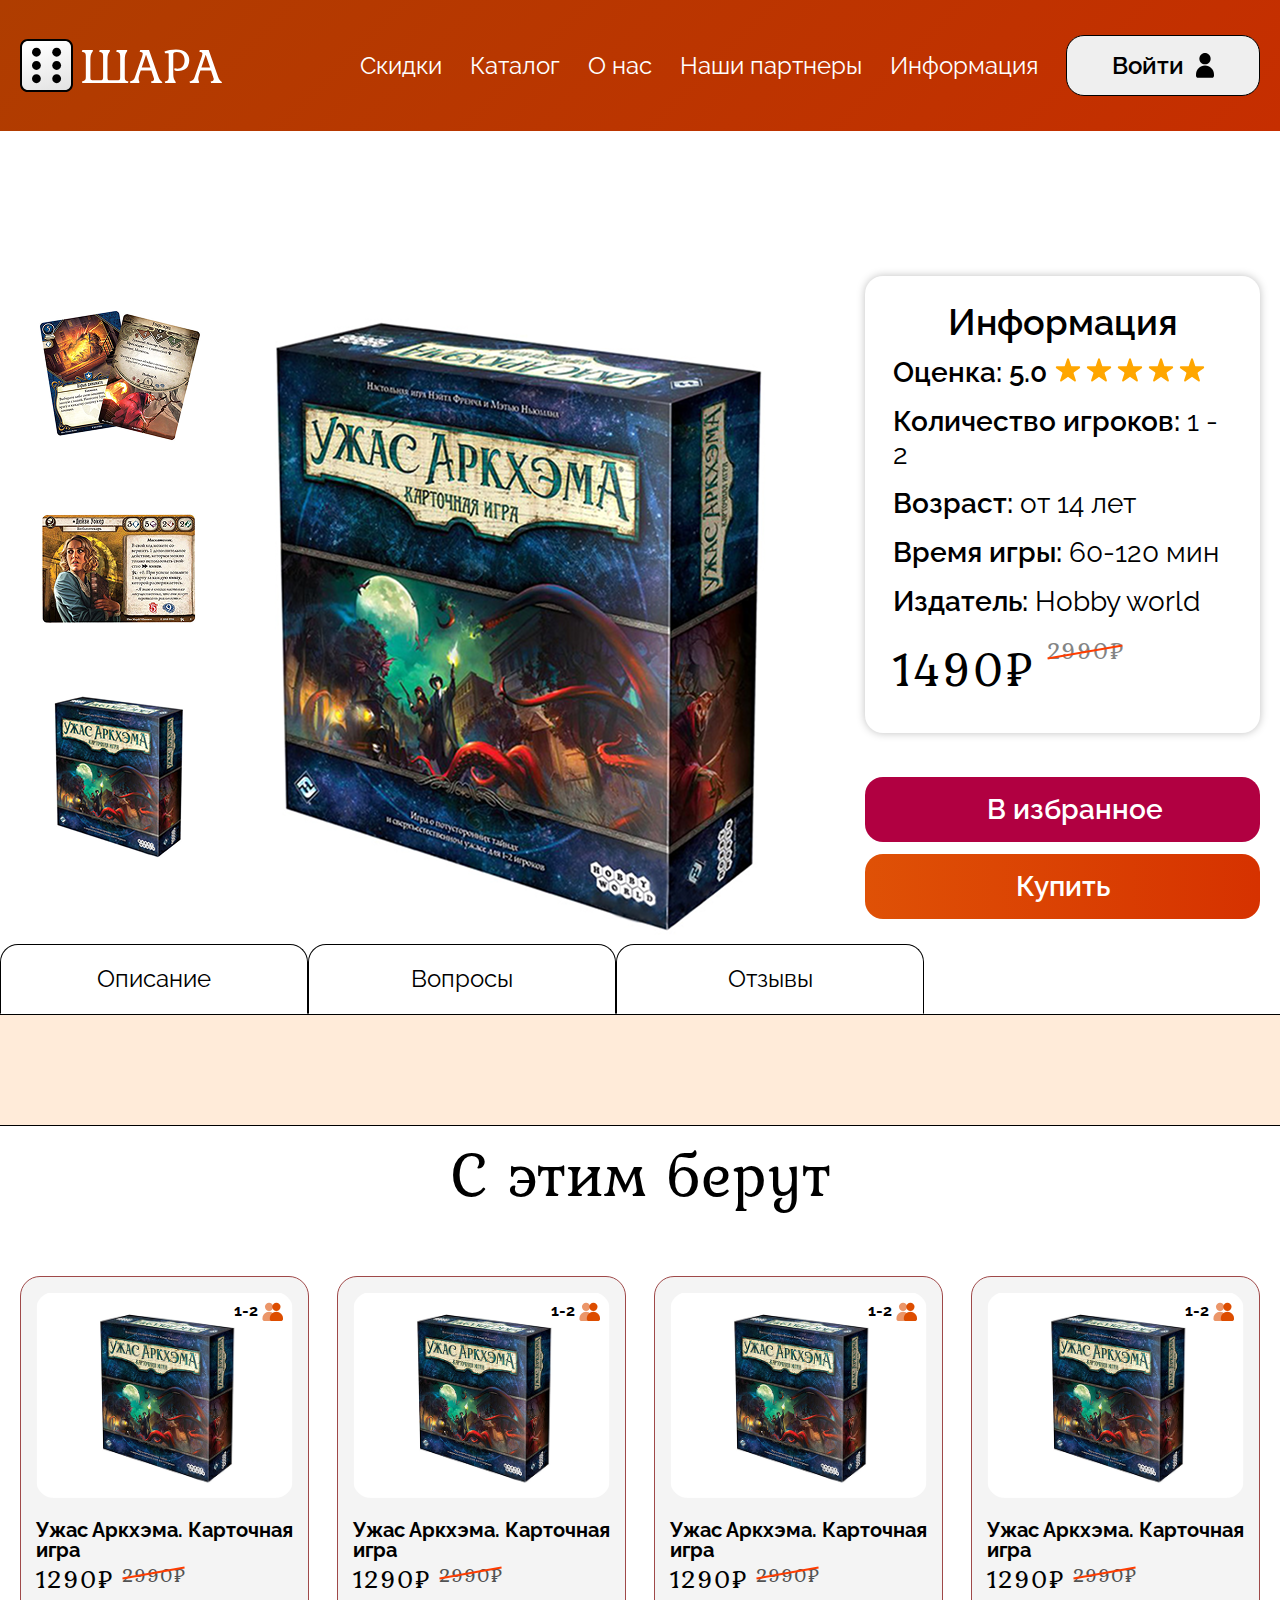
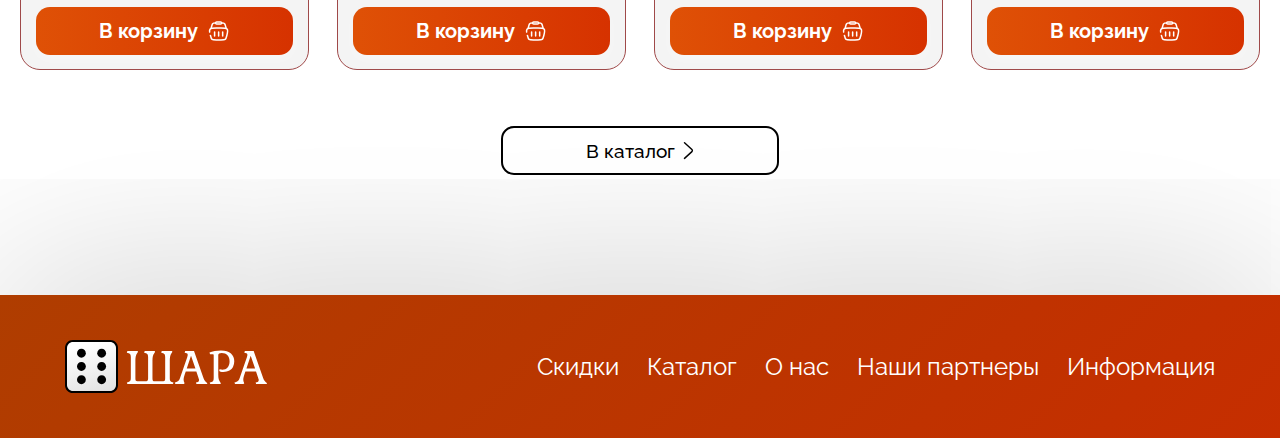
<file: product.html>
<!DOCTYPE html>
<html lang="en">
<head>
    <meta charset="UTF-8">
    <meta name="viewport" content="width=device-width, initial-scale=1.0">
        <link rel="stylesheet" href="assets/css/style.css">
    <title>Продукт</title>
</head>
<body>
    <header class="header">
        <div class="container header__container">
            <a href="index.html" class="logo">
                <img src="assets/img/logo.svg" alt="logo">
            </a>
            <nav class="menu header__menu">
                <ul class="menu__list">
                    <li class="menu__item">
                        <a class="menu__link" href="index.html#sales">Скидки</a>
                    </li>
                    <li class="menu__item">
                        <a class="menu__link" href="catalog.html">Каталог</a>
                    </li>
                    <li class="menu__item">
                        <a class="menu__link" href="index.html#about">О нас</a>
                    </li>
                    <li class="menu__item">
                        <a class="menu__link" href="index.html#partners">Наши партнеры</a>
                    </li>
                    <li class="menu__item">
                        <a class="menu__link" href="index.html#info">Информация</a>
                    </li>
                    <button class="btn-white _modal-open" data-modal-open= "modal-1">
                        Войти
                        <svg width="18" height="25" viewBox="0 0 18 25" fill="none" xmlns="http://www.w3.org/2000/svg">
                            <path
                                d="M0 21.375C0 16.4044 4.02944 12.375 9 12.375C13.9706 12.375 18 16.4044 18 21.375V22.6875C18 23.8266 17.0766 24.75 15.9375 24.75H2.0625C0.923412 24.75 0 23.8266 0 22.6875V21.375Z"
                                fill="black" />
                            <path
                                d="M14.625 5.625C14.625 8.7316 12.1066 11.25 9 11.25C5.8934 11.25 3.375 8.7316 3.375 5.625C3.375 2.5184 5.8934 0 9 0C12.1066 0 14.625 2.5184 14.625 5.625Z"
                                fill="black" />
                        </svg>
                    </button>
                </ul>
            </nav>
            <div class="burger">

                <span></span>
            </div>
        </div>
    </header>
    <main class="main">
        <div class="container grid product-page">
            <div class="pic__list">
                <img src="assets/img/product/pic-1.png" alt="">
                <img src="assets/img/product/pic-2.png" alt="">
                <img src="assets/img/product/pic-3.png" alt="">
            </div>
            <div class="pic__main">
                <img src="assets/img/product/main.png" alt="">
            </div>
            <div class="product-page__info">
                <div class="product-page__text">
                    <h3 class="product-page__title">Информация</h3>
                    <p class="product-page__item">Оценка: 5.0 
                        <div class="stars">
                            <svg width="26" height="24" viewBox="0 0 26 24" fill="none" xmlns="http://www.w3.org/2000/svg">
      <path d="M12.0489 0.927052C12.3483 0.00574112 13.6517 0.00573993 13.9511 0.927051L16.1432 7.67376C16.2771 8.08578 16.661 8.36475 17.0943 8.36475H24.1882C25.1569 8.36475 25.5597 9.60436 24.7759 10.1738L19.0369 14.3435C18.6864 14.5981 18.5397 15.0495 18.6736 15.4615L20.8657 22.2082C21.1651 23.1295 20.1106 23.8956 19.3269 23.3262L13.5878 19.1565C13.2373 18.9019 12.7627 18.9019 12.4122 19.1565L6.67312 23.3262C5.88941 23.8956 4.83493 23.1295 5.13428 22.2082L7.32642 15.4615C7.46029 15.0495 7.31363 14.5981 6.96315 14.3435L1.22405 10.1738C0.440337 9.60436 0.843112 8.36475 1.81184 8.36475H8.90575C9.33897 8.36475 9.72293 8.08578 9.8568 7.67376L12.0489 0.927052Z" fill="#FFA600" />
    </svg>
                            <svg width="26" height="24" viewBox="0 0 26 24" fill="none" xmlns="http://www.w3.org/2000/svg">
      <path d="M12.0489 0.927052C12.3483 0.00574112 13.6517 0.00573993 13.9511 0.927051L16.1432 7.67376C16.2771 8.08578 16.661 8.36475 17.0943 8.36475H24.1882C25.1569 8.36475 25.5597 9.60436 24.7759 10.1738L19.0369 14.3435C18.6864 14.5981 18.5397 15.0495 18.6736 15.4615L20.8657 22.2082C21.1651 23.1295 20.1106 23.8956 19.3269 23.3262L13.5878 19.1565C13.2373 18.9019 12.7627 18.9019 12.4122 19.1565L6.67312 23.3262C5.88941 23.8956 4.83493 23.1295 5.13428 22.2082L7.32642 15.4615C7.46029 15.0495 7.31363 14.5981 6.96315 14.3435L1.22405 10.1738C0.440337 9.60436 0.843112 8.36475 1.81184 8.36475H8.90575C9.33897 8.36475 9.72293 8.08578 9.8568 7.67376L12.0489 0.927052Z" fill="#FFA600" />
    </svg>
                            <svg width="26" height="24" viewBox="0 0 26 24" fill="none" xmlns="http://www.w3.org/2000/svg">
      <path d="M12.0489 0.927052C12.3483 0.00574112 13.6517 0.00573993 13.9511 0.927051L16.1432 7.67376C16.2771 8.08578 16.661 8.36475 17.0943 8.36475H24.1882C25.1569 8.36475 25.5597 9.60436 24.7759 10.1738L19.0369 14.3435C18.6864 14.5981 18.5397 15.0495 18.6736 15.4615L20.8657 22.2082C21.1651 23.1295 20.1106 23.8956 19.3269 23.3262L13.5878 19.1565C13.2373 18.9019 12.7627 18.9019 12.4122 19.1565L6.67312 23.3262C5.88941 23.8956 4.83493 23.1295 5.13428 22.2082L7.32642 15.4615C7.46029 15.0495 7.31363 14.5981 6.96315 14.3435L1.22405 10.1738C0.440337 9.60436 0.843112 8.36475 1.81184 8.36475H8.90575C9.33897 8.36475 9.72293 8.08578 9.8568 7.67376L12.0489 0.927052Z" fill="#FFA600" />
    </svg>
                            <svg width="26" height="24" viewBox="0 0 26 24" fill="none" xmlns="http://www.w3.org/2000/svg">
      <path d="M12.0489 0.927052C12.3483 0.00574112 13.6517 0.00573993 13.9511 0.927051L16.1432 7.67376C16.2771 8.08578 16.661 8.36475 17.0943 8.36475H24.1882C25.1569 8.36475 25.5597 9.60436 24.7759 10.1738L19.0369 14.3435C18.6864 14.5981 18.5397 15.0495 18.6736 15.4615L20.8657 22.2082C21.1651 23.1295 20.1106 23.8956 19.3269 23.3262L13.5878 19.1565C13.2373 18.9019 12.7627 18.9019 12.4122 19.1565L6.67312 23.3262C5.88941 23.8956 4.83493 23.1295 5.13428 22.2082L7.32642 15.4615C7.46029 15.0495 7.31363 14.5981 6.96315 14.3435L1.22405 10.1738C0.440337 9.60436 0.843112 8.36475 1.81184 8.36475H8.90575C9.33897 8.36475 9.72293 8.08578 9.8568 7.67376L12.0489 0.927052Z" fill="#FFA600" />
    </svg>
                            <svg width="26" height="24" viewBox="0 0 26 24" fill="none" xmlns="http://www.w3.org/2000/svg">
      <path d="M12.0489 0.927052C12.3483 0.00574112 13.6517 0.00573993 13.9511 0.927051L16.1432 7.67376C16.2771 8.08578 16.661 8.36475 17.0943 8.36475H24.1882C25.1569 8.36475 25.5597 9.60436 24.7759 10.1738L19.0369 14.3435C18.6864 14.5981 18.5397 15.0495 18.6736 15.4615L20.8657 22.2082C21.1651 23.1295 20.1106 23.8956 19.3269 23.3262L13.5878 19.1565C13.2373 18.9019 12.7627 18.9019 12.4122 19.1565L6.67312 23.3262C5.88941 23.8956 4.83493 23.1295 5.13428 22.2082L7.32642 15.4615C7.46029 15.0495 7.31363 14.5981 6.96315 14.3435L1.22405 10.1738C0.440337 9.60436 0.843112 8.36475 1.81184 8.36475H8.90575C9.33897 8.36475 9.72293 8.08578 9.8568 7.67376L12.0489 0.927052Z" fill="#FFA600" />
    </svg>
    </div></p>
                    <p class="product-page__item">Количество игроков: <span>1 - 2</span></p>
                    <p class="product-page__item">Возраст: <span>от 14 лет</span></p>
                    <p class="product-page__item">Время игры: <span>60-120 мин</span></p>
                    <p class="product-page__item">Издатель: <span>Hobby world</span></p>
                    <div class="product-page__price">
                        1490₽
                        <div class="product-page__price-old">2990₽</div>
                    </div>
                </div>
                <div class="buttons">
                    <button class="btn btn--like">В избранное</button>
                    <button class="btn">Купить</button>
                </div>
            </div>
        </div>
        <div class="tabs">
            <div class="tabs-links">
                <div class="container">
                    <a href="#tab_1" class="tabs__link">Описание</a>
                    <a href="#tab_2" class="tabs__link">Вопросы</a>
                    <a href="#tab_3" class="tabs__link">Отзывы</a>
                </div>
            </div>
            <div class="tabs__list">
                <div class="container">
                    <div id="tab_1" class="tabs__item">
                        <p class="product-page_descr">Границы между мирами стали опасно тонкими...</p>
                        <p class="product-page_descr">
                            "Ужас Аркхэма. Карточная игра" – это кооперативная живая карточная игра,
                            чей сюжет разворачивается на фоне историй Говарда Лавкрафта. Прямо сейчас Древние ищут возможность проникнуть в
                            мир
                            смертных и только сыщики смогут понять тайные знания и остановить их. В игре могут принимать участие от одного
                            до
                            четырёх игроков (но каждой паре игроков понадобится один стартовый набор).
                        </p>
                        <p class="product-page_descr">
                            Успех каждой партии будет влиять на течение
                            целой кампании, в ходе которой участникам придётся перебороть свои страхи. И речь идёт не только о игровых
                            персонажах...
                            "Ужас Аркхэма. Карточная игра" размывает границу не только между карточной и ролевой игрой, но и между
                            "настолкой" и
                            реальностью!
                        </p>
                    </div>
                    <div id="tab_2" class="tabs__item">
                        <div class="asks">
                            <div class="ask">
                                <h3 class="ask__title">
                                    От скольки лет игра?
                                </h3>
                                <h4 class="ask__author">
                                    Лана Давыдова
                                </h4>
                                <div class="ask__answer">
                                    Малоуважаемая Лана, если вы не умеете читать описание, это не означает что мы должны тратить время на вас. С неуважением
                                    команда “ШАРА”
                                </div>
                            </div>
                            <div class="ask">
                                <h3 class="ask__title">
                                    Какие дополнения к игре Ужас Аркхема вы можете порекомендовать для улучшения игрового опыта?
                                </h3>
                                <h4 class="ask__author">
                                    Лана Давыдова
                                </h4>
                                <div class="ask__answer">
                                    Я рекомендую дополнения, такие как "Битва за Аркхам" и "Наследие Лавкрафта", которые добавляют новые сценарии и
                                    персонажей. Они очень популярны среди игроков.
                                </div>
                            </div>
                            <div class="ask">
                                <h3 class="ask__title">
                                    Есть ли у вас в наличии редкие или ограниченные издания Ужаса Аркхема?
                                </h3>
                                <h4 class="ask__author">
                                    Лана Давыдова
                                </h4>
                                <div class="ask__answer">
                                    У нас есть несколько редких изданий, например, "Ужас Аркхема: Первая редакция" и специальные коллекционные наборы, но
                                    количество ограничено.
                                </div>
                            </div>
                        </div>
                        <div class="center">
                            <div class="btn-circle">
                                <svg width="30" height="17" viewBox="0 0 30 17" fill="none" xmlns="http://www.w3.org/2000/svg">
                                    <path d="M29 1L16.5052 15.2798C15.7083 16.1905 14.2917 16.1905 13.4948 15.2798L1 1" stroke="black" stroke-width="2"
                                        stroke-linecap="round" stroke-linejoin="round" />
                                </svg>
                            </div>
                        </div>
                    </div>
                    <div id="tab_3" class="tabs__item">
                        
                        <div class="reviews">
                            <div class="review">
                                <div class="review__top">
                                    <h4 class="review__name">
                                        Олег Максимов
                                    </h4>
                                    <div class="ocenka">5.0</div>
                                    <div class="stars">
                                        <svg width="26" height="24" viewBox="0 0 26 24" fill="none" xmlns="http://www.w3.org/2000/svg">
                                            <path
                                                d="M12.0489 0.927052C12.3483 0.00574112 13.6517 0.00573993 13.9511 0.927051L16.1432 7.67376C16.2771 8.08578 16.661 8.36475 17.0943 8.36475H24.1882C25.1569 8.36475 25.5597 9.60436 24.7759 10.1738L19.0369 14.3435C18.6864 14.5981 18.5397 15.0495 18.6736 15.4615L20.8657 22.2082C21.1651 23.1295 20.1106 23.8956 19.3269 23.3262L13.5878 19.1565C13.2373 18.9019 12.7627 18.9019 12.4122 19.1565L6.67312 23.3262C5.88941 23.8956 4.83493 23.1295 5.13428 22.2082L7.32642 15.4615C7.46029 15.0495 7.31363 14.5981 6.96315 14.3435L1.22405 10.1738C0.440337 9.60436 0.843112 8.36475 1.81184 8.36475H8.90575C9.33897 8.36475 9.72293 8.08578 9.8568 7.67376L12.0489 0.927052Z"
                                                fill="#FFA600" />
                                        </svg>
                                        <svg width="26" height="24" viewBox="0 0 26 24" fill="none" xmlns="http://www.w3.org/2000/svg">
                                            <path
                                                d="M12.0489 0.927052C12.3483 0.00574112 13.6517 0.00573993 13.9511 0.927051L16.1432 7.67376C16.2771 8.08578 16.661 8.36475 17.0943 8.36475H24.1882C25.1569 8.36475 25.5597 9.60436 24.7759 10.1738L19.0369 14.3435C18.6864 14.5981 18.5397 15.0495 18.6736 15.4615L20.8657 22.2082C21.1651 23.1295 20.1106 23.8956 19.3269 23.3262L13.5878 19.1565C13.2373 18.9019 12.7627 18.9019 12.4122 19.1565L6.67312 23.3262C5.88941 23.8956 4.83493 23.1295 5.13428 22.2082L7.32642 15.4615C7.46029 15.0495 7.31363 14.5981 6.96315 14.3435L1.22405 10.1738C0.440337 9.60436 0.843112 8.36475 1.81184 8.36475H8.90575C9.33897 8.36475 9.72293 8.08578 9.8568 7.67376L12.0489 0.927052Z"
                                                fill="#FFA600" />
                                        </svg>
                                        <svg width="26" height="24" viewBox="0 0 26 24" fill="none" xmlns="http://www.w3.org/2000/svg">
                                            <path
                                                d="M12.0489 0.927052C12.3483 0.00574112 13.6517 0.00573993 13.9511 0.927051L16.1432 7.67376C16.2771 8.08578 16.661 8.36475 17.0943 8.36475H24.1882C25.1569 8.36475 25.5597 9.60436 24.7759 10.1738L19.0369 14.3435C18.6864 14.5981 18.5397 15.0495 18.6736 15.4615L20.8657 22.2082C21.1651 23.1295 20.1106 23.8956 19.3269 23.3262L13.5878 19.1565C13.2373 18.9019 12.7627 18.9019 12.4122 19.1565L6.67312 23.3262C5.88941 23.8956 4.83493 23.1295 5.13428 22.2082L7.32642 15.4615C7.46029 15.0495 7.31363 14.5981 6.96315 14.3435L1.22405 10.1738C0.440337 9.60436 0.843112 8.36475 1.81184 8.36475H8.90575C9.33897 8.36475 9.72293 8.08578 9.8568 7.67376L12.0489 0.927052Z"
                                                fill="#FFA600" />
                                        </svg>
                                        <svg width="26" height="24" viewBox="0 0 26 24" fill="none" xmlns="http://www.w3.org/2000/svg">
                                            <path
                                                d="M12.0489 0.927052C12.3483 0.00574112 13.6517 0.00573993 13.9511 0.927051L16.1432 7.67376C16.2771 8.08578 16.661 8.36475 17.0943 8.36475H24.1882C25.1569 8.36475 25.5597 9.60436 24.7759 10.1738L19.0369 14.3435C18.6864 14.5981 18.5397 15.0495 18.6736 15.4615L20.8657 22.2082C21.1651 23.1295 20.1106 23.8956 19.3269 23.3262L13.5878 19.1565C13.2373 18.9019 12.7627 18.9019 12.4122 19.1565L6.67312 23.3262C5.88941 23.8956 4.83493 23.1295 5.13428 22.2082L7.32642 15.4615C7.46029 15.0495 7.31363 14.5981 6.96315 14.3435L1.22405 10.1738C0.440337 9.60436 0.843112 8.36475 1.81184 8.36475H8.90575C9.33897 8.36475 9.72293 8.08578 9.8568 7.67376L12.0489 0.927052Z"
                                                fill="#FFA600" />
                                        </svg>
                                        <svg width="26" height="24" viewBox="0 0 26 24" fill="none" xmlns="http://www.w3.org/2000/svg">
                                            <path
                                                d="M12.0489 0.927052C12.3483 0.00574112 13.6517 0.00573993 13.9511 0.927051L16.1432 7.67376C16.2771 8.08578 16.661 8.36475 17.0943 8.36475H24.1882C25.1569 8.36475 25.5597 9.60436 24.7759 10.1738L19.0369 14.3435C18.6864 14.5981 18.5397 15.0495 18.6736 15.4615L20.8657 22.2082C21.1651 23.1295 20.1106 23.8956 19.3269 23.3262L13.5878 19.1565C13.2373 18.9019 12.7627 18.9019 12.4122 19.1565L6.67312 23.3262C5.88941 23.8956 4.83493 23.1295 5.13428 22.2082L7.32642 15.4615C7.46029 15.0495 7.31363 14.5981 6.96315 14.3435L1.22405 10.1738C0.440337 9.60436 0.843112 8.36475 1.81184 8.36475H8.90575C9.33897 8.36475 9.72293 8.08578 9.8568 7.67376L12.0489 0.927052Z"
                                                fill="#FFA600" />
                                        </svg>
                                    </div>
                                </div>
                                <p class="review__descr">
                                    Игра просто великолепна! Графика на высшем уровне, а сюжет захватывает с первых минут. Каждый раз, когда я это запускаю,
                                    погружаюсь в мир с головой. Рекомендую всем!
                                </p>
                            </div>
                            <div class="review">
                                <div class="review__top">
                                    <h4 class="review__name">
                                        Максим Чупин
                                    </h4>
                                    <div class="ocenka">4.0</div>
                                    <div class="stars">
                                        <svg width="26" height="24" viewBox="0 0 26 24" fill="none" xmlns="http://www.w3.org/2000/svg">
                                            <path
                                                d="M12.0489 0.927052C12.3483 0.00574112 13.6517 0.00573993 13.9511 0.927051L16.1432 7.67376C16.2771 8.08578 16.661 8.36475 17.0943 8.36475H24.1882C25.1569 8.36475 25.5597 9.60436 24.7759 10.1738L19.0369 14.3435C18.6864 14.5981 18.5397 15.0495 18.6736 15.4615L20.8657 22.2082C21.1651 23.1295 20.1106 23.8956 19.3269 23.3262L13.5878 19.1565C13.2373 18.9019 12.7627 18.9019 12.4122 19.1565L6.67312 23.3262C5.88941 23.8956 4.83493 23.1295 5.13428 22.2082L7.32642 15.4615C7.46029 15.0495 7.31363 14.5981 6.96315 14.3435L1.22405 10.1738C0.440337 9.60436 0.843112 8.36475 1.81184 8.36475H8.90575C9.33897 8.36475 9.72293 8.08578 9.8568 7.67376L12.0489 0.927052Z"
                                                fill="#FFA600" />
                                        </svg>
                                        <svg width="26" height="24" viewBox="0 0 26 24" fill="none" xmlns="http://www.w3.org/2000/svg">
                                            <path
                                                d="M12.0489 0.927052C12.3483 0.00574112 13.6517 0.00573993 13.9511 0.927051L16.1432 7.67376C16.2771 8.08578 16.661 8.36475 17.0943 8.36475H24.1882C25.1569 8.36475 25.5597 9.60436 24.7759 10.1738L19.0369 14.3435C18.6864 14.5981 18.5397 15.0495 18.6736 15.4615L20.8657 22.2082C21.1651 23.1295 20.1106 23.8956 19.3269 23.3262L13.5878 19.1565C13.2373 18.9019 12.7627 18.9019 12.4122 19.1565L6.67312 23.3262C5.88941 23.8956 4.83493 23.1295 5.13428 22.2082L7.32642 15.4615C7.46029 15.0495 7.31363 14.5981 6.96315 14.3435L1.22405 10.1738C0.440337 9.60436 0.843112 8.36475 1.81184 8.36475H8.90575C9.33897 8.36475 9.72293 8.08578 9.8568 7.67376L12.0489 0.927052Z"
                                                fill="#FFA600" />
                                        </svg>
                                        <svg width="26" height="24" viewBox="0 0 26 24" fill="none" xmlns="http://www.w3.org/2000/svg">
                                            <path
                                                d="M12.0489 0.927052C12.3483 0.00574112 13.6517 0.00573993 13.9511 0.927051L16.1432 7.67376C16.2771 8.08578 16.661 8.36475 17.0943 8.36475H24.1882C25.1569 8.36475 25.5597 9.60436 24.7759 10.1738L19.0369 14.3435C18.6864 14.5981 18.5397 15.0495 18.6736 15.4615L20.8657 22.2082C21.1651 23.1295 20.1106 23.8956 19.3269 23.3262L13.5878 19.1565C13.2373 18.9019 12.7627 18.9019 12.4122 19.1565L6.67312 23.3262C5.88941 23.8956 4.83493 23.1295 5.13428 22.2082L7.32642 15.4615C7.46029 15.0495 7.31363 14.5981 6.96315 14.3435L1.22405 10.1738C0.440337 9.60436 0.843112 8.36475 1.81184 8.36475H8.90575C9.33897 8.36475 9.72293 8.08578 9.8568 7.67376L12.0489 0.927052Z"
                                                fill="#FFA600" />
                                        </svg>
                                        <svg width="26" height="24" viewBox="0 0 26 24" fill="none" xmlns="http://www.w3.org/2000/svg">
                                            <path
                                                d="M12.0489 0.927052C12.3483 0.00574112 13.6517 0.00573993 13.9511 0.927051L16.1432 7.67376C16.2771 8.08578 16.661 8.36475 17.0943 8.36475H24.1882C25.1569 8.36475 25.5597 9.60436 24.7759 10.1738L19.0369 14.3435C18.6864 14.5981 18.5397 15.0495 18.6736 15.4615L20.8657 22.2082C21.1651 23.1295 20.1106 23.8956 19.3269 23.3262L13.5878 19.1565C13.2373 18.9019 12.7627 18.9019 12.4122 19.1565L6.67312 23.3262C5.88941 23.8956 4.83493 23.1295 5.13428 22.2082L7.32642 15.4615C7.46029 15.0495 7.31363 14.5981 6.96315 14.3435L1.22405 10.1738C0.440337 9.60436 0.843112 8.36475 1.81184 8.36475H8.90575C9.33897 8.36475 9.72293 8.08578 9.8568 7.67376L12.0489 0.927052Z"
                                                fill="#FFA600" />
                                        </svg>
                                    </div>
                                </div>
                                <p class="review__descr">
                                    Не могу сказать, что игра идеальна. Бывает, что возникают баги, и некоторые миссии слишком сложные. Но несмотря на это,
                                    геймплей очень интересный, а разнообразие персонажей и локаций радует.
                                </p>
                            </div>
                            <div class="review">
                                <div class="review__top">
                                    <h4 class="review__name">
                                        Кирил Исачев
                                    </h4>
                                    <div class="ocenka">4.0</div>
                                    <div class="stars">
                                        <svg width="26" height="24" viewBox="0 0 26 24" fill="none" xmlns="http://www.w3.org/2000/svg">
                                            <path
                                                d="M12.0489 0.927052C12.3483 0.00574112 13.6517 0.00573993 13.9511 0.927051L16.1432 7.67376C16.2771 8.08578 16.661 8.36475 17.0943 8.36475H24.1882C25.1569 8.36475 25.5597 9.60436 24.7759 10.1738L19.0369 14.3435C18.6864 14.5981 18.5397 15.0495 18.6736 15.4615L20.8657 22.2082C21.1651 23.1295 20.1106 23.8956 19.3269 23.3262L13.5878 19.1565C13.2373 18.9019 12.7627 18.9019 12.4122 19.1565L6.67312 23.3262C5.88941 23.8956 4.83493 23.1295 5.13428 22.2082L7.32642 15.4615C7.46029 15.0495 7.31363 14.5981 6.96315 14.3435L1.22405 10.1738C0.440337 9.60436 0.843112 8.36475 1.81184 8.36475H8.90575C9.33897 8.36475 9.72293 8.08578 9.8568 7.67376L12.0489 0.927052Z"
                                                fill="#FFA600" />
                                        </svg>
                                        <svg width="26" height="24" viewBox="0 0 26 24" fill="none" xmlns="http://www.w3.org/2000/svg">
                                            <path
                                                d="M12.0489 0.927052C12.3483 0.00574112 13.6517 0.00573993 13.9511 0.927051L16.1432 7.67376C16.2771 8.08578 16.661 8.36475 17.0943 8.36475H24.1882C25.1569 8.36475 25.5597 9.60436 24.7759 10.1738L19.0369 14.3435C18.6864 14.5981 18.5397 15.0495 18.6736 15.4615L20.8657 22.2082C21.1651 23.1295 20.1106 23.8956 19.3269 23.3262L13.5878 19.1565C13.2373 18.9019 12.7627 18.9019 12.4122 19.1565L6.67312 23.3262C5.88941 23.8956 4.83493 23.1295 5.13428 22.2082L7.32642 15.4615C7.46029 15.0495 7.31363 14.5981 6.96315 14.3435L1.22405 10.1738C0.440337 9.60436 0.843112 8.36475 1.81184 8.36475H8.90575C9.33897 8.36475 9.72293 8.08578 9.8568 7.67376L12.0489 0.927052Z"
                                                fill="#FFA600" />
                                        </svg>
                                        <svg width="26" height="24" viewBox="0 0 26 24" fill="none" xmlns="http://www.w3.org/2000/svg">
                                            <path
                                                d="M12.0489 0.927052C12.3483 0.00574112 13.6517 0.00573993 13.9511 0.927051L16.1432 7.67376C16.2771 8.08578 16.661 8.36475 17.0943 8.36475H24.1882C25.1569 8.36475 25.5597 9.60436 24.7759 10.1738L19.0369 14.3435C18.6864 14.5981 18.5397 15.0495 18.6736 15.4615L20.8657 22.2082C21.1651 23.1295 20.1106 23.8956 19.3269 23.3262L13.5878 19.1565C13.2373 18.9019 12.7627 18.9019 12.4122 19.1565L6.67312 23.3262C5.88941 23.8956 4.83493 23.1295 5.13428 22.2082L7.32642 15.4615C7.46029 15.0495 7.31363 14.5981 6.96315 14.3435L1.22405 10.1738C0.440337 9.60436 0.843112 8.36475 1.81184 8.36475H8.90575C9.33897 8.36475 9.72293 8.08578 9.8568 7.67376L12.0489 0.927052Z"
                                                fill="#FFA600" />
                                        </svg>
                                        <svg width="26" height="24" viewBox="0 0 26 24" fill="none" xmlns="http://www.w3.org/2000/svg">
                                            <path
                                                d="M12.0489 0.927052C12.3483 0.00574112 13.6517 0.00573993 13.9511 0.927051L16.1432 7.67376C16.2771 8.08578 16.661 8.36475 17.0943 8.36475H24.1882C25.1569 8.36475 25.5597 9.60436 24.7759 10.1738L19.0369 14.3435C18.6864 14.5981 18.5397 15.0495 18.6736 15.4615L20.8657 22.2082C21.1651 23.1295 20.1106 23.8956 19.3269 23.3262L13.5878 19.1565C13.2373 18.9019 12.7627 18.9019 12.4122 19.1565L6.67312 23.3262C5.88941 23.8956 4.83493 23.1295 5.13428 22.2082L7.32642 15.4615C7.46029 15.0495 7.31363 14.5981 6.96315 14.3435L1.22405 10.1738C0.440337 9.60436 0.843112 8.36475 1.81184 8.36475H8.90575C9.33897 8.36475 9.72293 8.08578 9.8568 7.67376L12.0489 0.927052Z"
                                                fill="#FFA600" />
                                        </svg>
                                        
                                    </div>
                                </div>
                                <p class="review__descr">
                                    Прекрасная игра для отдыха! Спокойная атмосфера и отличная музыка позволяют расслабиться. Мне нравятся простые механики,
                                    которые делают игру доступной для игроков всех уровней. Определенно играю снова и снова!
                                </p>
                            </div>
                        </div>
                        <div class="center">
                            <div class="btn-circle">
                                <svg width="30" height="17" viewBox="0 0 30 17" fill="none" xmlns="http://www.w3.org/2000/svg">
                                    <path d="M29 1L16.5052 15.2798C15.7083 16.1905 14.2917 16.1905 13.4948 15.2798L1 1" stroke="black"
                                        stroke-width="2" stroke-linecap="round" stroke-linejoin="round" />
                                </svg>
                            </div>
                        </div>
                    </div>
                </div>
            </div>
        </div>
        <section class="catalog catalog-dop">
            <div class="container">
                <h2 class="title">
                    С этим берут
                </h2>
                <ul class="products grid ">
                    <li class="products__item">
                        <article class="product">
                            <div class="product__img">
                                <img src="assets/img/products/p1.jpg" alt="">
                                <div class="people-count">1-2
                                    <svg width="21" height="19" viewBox="0 0 21 19" fill="none"
                                        xmlns="http://www.w3.org/2000/svg">
                                        <path
                                            d="M7.7998 16.4081C7.7998 12.763 10.7547 9.80811 14.3998 9.80811C18.0449 9.80811 20.9998 12.763 20.9998 16.4081V17.3706C20.9998 18.2059 20.3226 18.8831 19.4873 18.8831H9.3123C8.47697 18.8831 7.7998 18.2059 7.7998 17.3706V16.4081Z"
                                            fill="#DD4D00" />
                                        <path
                                            d="M0.466797 16.4081C0.466797 12.763 3.42172 9.80811 7.0668 9.80811C10.7119 9.80811 13.6668 12.763 13.6668 16.4081V17.3706C13.6668 18.2059 12.9896 18.8831 12.1543 18.8831H1.97929C1.14396 18.8831 0.466797 18.2059 0.466797 17.3706V16.4081Z"
                                            fill="#DD4D00" fill-opacity="0.59" />
                                        <circle cx="14.3994" cy="4.85791" r="4.125" fill="#DD4D00" />
                                        <circle cx="7.06641" cy="4.85791" r="4.125" fill="#DD4D00" fill-opacity="0.59" />
                                    </svg>
                                </div>
                            </div>
                            <a href="product.html#tab_1" class="product__title">
                                Ужас Аркхэма. Карточная игра
                            </a>
                            <div class="product__price">
                                1290₽
                                <div class="old__price">
                                    2990₽
                                </div>
                            </div>
                            <button class="product__btn">
                                В корзину
                                <svg width="22" height="23" viewBox="0 0 22 23" fill="none" xmlns="http://www.w3.org/2000/svg">
                                    <path
                                        d="M18.1943 9.51312L17.478 6.88606C17.2018 5.87309 17.0637 5.3666 16.7804 4.98516C16.4983 4.60529 16.1149 4.31248 15.6743 4.14023C15.2317 3.96729 14.7068 3.96729 13.6568 3.96729M3.06934 9.51312L3.78566 6.88606C4.06186 5.87309 4.19996 5.3666 4.48323 4.98516C4.76534 4.60529 5.14868 4.31248 5.58938 4.14023C6.0319 3.96729 6.55688 3.96729 7.60684 3.96729"
                                        stroke="white" stroke-width="1.5125" />
                                    <path
                                        d="M7.60742 3.96732C7.60742 3.41044 8.05887 2.95898 8.61576 2.95898H12.6491C13.206 2.95898 13.6574 3.41044 13.6574 3.96732C13.6574 4.5242 13.206 4.97565 12.6491 4.97565H8.61576C8.05887 4.97565 7.60742 4.5242 7.60742 3.96732Z"
                                        stroke="white" stroke-width="1.5125" />
                                    <path d="M6.59863 13.042V17.0753" stroke="white" stroke-width="1.5125"
                                        stroke-linecap="round" stroke-linejoin="round" />
                                    <path d="M14.666 13.042V17.0753" stroke="white" stroke-width="1.5125" stroke-linecap="round"
                                        stroke-linejoin="round" />
                                    <path d="M10.6318 13.042V17.0753" stroke="white" stroke-width="1.5125"
                                        stroke-linecap="round" stroke-linejoin="round" />
                                    <path
                                        d="M2.42827 16.5261C2.97849 18.727 3.2536 19.8274 4.07417 20.4681C4.89474 21.1088 6.02903 21.1088 8.29764 21.1088H12.9669C15.2355 21.1088 16.3698 21.1088 17.1904 20.4681C18.011 19.8274 18.286 18.727 18.8363 16.5261C19.7013 13.0657 20.1339 11.3355 19.2256 10.1722C18.3173 9.00879 16.5338 9.00879 12.9669 9.00879H8.29764C4.73075 9.00879 2.94731 9.00879 2.03897 10.1722C1.50577 10.855 1.43461 11.7333 1.64175 13.0421"
                                        stroke="white" stroke-width="1.5125" stroke-linecap="round" />
                                </svg>
                            </button>
                        </article>
                    </li>
                    <li class="products__item">
                        <article class="product">
                            <div class="product__img">
                                <img src="assets/img/products/p1.jpg" alt="">
                                <div class="people-count">1-2
                                    <svg width="21" height="19" viewBox="0 0 21 19" fill="none"
                                        xmlns="http://www.w3.org/2000/svg">
                                        <path
                                            d="M7.7998 16.4081C7.7998 12.763 10.7547 9.80811 14.3998 9.80811C18.0449 9.80811 20.9998 12.763 20.9998 16.4081V17.3706C20.9998 18.2059 20.3226 18.8831 19.4873 18.8831H9.3123C8.47697 18.8831 7.7998 18.2059 7.7998 17.3706V16.4081Z"
                                            fill="#DD4D00" />
                                        <path
                                            d="M0.466797 16.4081C0.466797 12.763 3.42172 9.80811 7.0668 9.80811C10.7119 9.80811 13.6668 12.763 13.6668 16.4081V17.3706C13.6668 18.2059 12.9896 18.8831 12.1543 18.8831H1.97929C1.14396 18.8831 0.466797 18.2059 0.466797 17.3706V16.4081Z"
                                            fill="#DD4D00" fill-opacity="0.59" />
                                        <circle cx="14.3994" cy="4.85791" r="4.125" fill="#DD4D00" />
                                        <circle cx="7.06641" cy="4.85791" r="4.125" fill="#DD4D00" fill-opacity="0.59" />
                                    </svg>
                                </div>
                            </div>
                            <a href="product.html#tab_1" class="product__title">
                                Ужас Аркхэма. Карточная игра
                            </a>
                            <div class="product__price">
                                1290₽
                                <div class="old__price">
                                    2990₽
                                </div>
                            </div>
                            <button class="product__btn">
                                В корзину
                                <svg width="22" height="23" viewBox="0 0 22 23" fill="none" xmlns="http://www.w3.org/2000/svg">
                                    <path
                                        d="M18.1943 9.51312L17.478 6.88606C17.2018 5.87309 17.0637 5.3666 16.7804 4.98516C16.4983 4.60529 16.1149 4.31248 15.6743 4.14023C15.2317 3.96729 14.7068 3.96729 13.6568 3.96729M3.06934 9.51312L3.78566 6.88606C4.06186 5.87309 4.19996 5.3666 4.48323 4.98516C4.76534 4.60529 5.14868 4.31248 5.58938 4.14023C6.0319 3.96729 6.55688 3.96729 7.60684 3.96729"
                                        stroke="white" stroke-width="1.5125" />
                                    <path
                                        d="M7.60742 3.96732C7.60742 3.41044 8.05887 2.95898 8.61576 2.95898H12.6491C13.206 2.95898 13.6574 3.41044 13.6574 3.96732C13.6574 4.5242 13.206 4.97565 12.6491 4.97565H8.61576C8.05887 4.97565 7.60742 4.5242 7.60742 3.96732Z"
                                        stroke="white" stroke-width="1.5125" />
                                    <path d="M6.59863 13.042V17.0753" stroke="white" stroke-width="1.5125"
                                        stroke-linecap="round" stroke-linejoin="round" />
                                    <path d="M14.666 13.042V17.0753" stroke="white" stroke-width="1.5125" stroke-linecap="round"
                                        stroke-linejoin="round" />
                                    <path d="M10.6318 13.042V17.0753" stroke="white" stroke-width="1.5125"
                                        stroke-linecap="round" stroke-linejoin="round" />
                                    <path
                                        d="M2.42827 16.5261C2.97849 18.727 3.2536 19.8274 4.07417 20.4681C4.89474 21.1088 6.02903 21.1088 8.29764 21.1088H12.9669C15.2355 21.1088 16.3698 21.1088 17.1904 20.4681C18.011 19.8274 18.286 18.727 18.8363 16.5261C19.7013 13.0657 20.1339 11.3355 19.2256 10.1722C18.3173 9.00879 16.5338 9.00879 12.9669 9.00879H8.29764C4.73075 9.00879 2.94731 9.00879 2.03897 10.1722C1.50577 10.855 1.43461 11.7333 1.64175 13.0421"
                                        stroke="white" stroke-width="1.5125" stroke-linecap="round" />
                                </svg>
                            </button>
                        </article>
                    </li>
                    <li class="products__item">
                        <article class="product">
                            <div class="product__img">
                                <img src="assets/img/products/p1.jpg" alt="">
                                <div class="people-count">1-2
                                    <svg width="21" height="19" viewBox="0 0 21 19" fill="none"
                                        xmlns="http://www.w3.org/2000/svg">
                                        <path
                                            d="M7.7998 16.4081C7.7998 12.763 10.7547 9.80811 14.3998 9.80811C18.0449 9.80811 20.9998 12.763 20.9998 16.4081V17.3706C20.9998 18.2059 20.3226 18.8831 19.4873 18.8831H9.3123C8.47697 18.8831 7.7998 18.2059 7.7998 17.3706V16.4081Z"
                                            fill="#DD4D00" />
                                        <path
                                            d="M0.466797 16.4081C0.466797 12.763 3.42172 9.80811 7.0668 9.80811C10.7119 9.80811 13.6668 12.763 13.6668 16.4081V17.3706C13.6668 18.2059 12.9896 18.8831 12.1543 18.8831H1.97929C1.14396 18.8831 0.466797 18.2059 0.466797 17.3706V16.4081Z"
                                            fill="#DD4D00" fill-opacity="0.59" />
                                        <circle cx="14.3994" cy="4.85791" r="4.125" fill="#DD4D00" />
                                        <circle cx="7.06641" cy="4.85791" r="4.125" fill="#DD4D00" fill-opacity="0.59" />
                                    </svg>
                                </div>
                            </div>
                            <a href="product.html#tab_1" class="product__title">
                                Ужас Аркхэма. Карточная игра
                            </a>
                            <div class="product__price">
                                1290₽
                                <div class="old__price">
                                    2990₽
                                </div>
                            </div>
                            <button class="product__btn">
                                В корзину
                                <svg width="22" height="23" viewBox="0 0 22 23" fill="none" xmlns="http://www.w3.org/2000/svg">
                                    <path
                                        d="M18.1943 9.51312L17.478 6.88606C17.2018 5.87309 17.0637 5.3666 16.7804 4.98516C16.4983 4.60529 16.1149 4.31248 15.6743 4.14023C15.2317 3.96729 14.7068 3.96729 13.6568 3.96729M3.06934 9.51312L3.78566 6.88606C4.06186 5.87309 4.19996 5.3666 4.48323 4.98516C4.76534 4.60529 5.14868 4.31248 5.58938 4.14023C6.0319 3.96729 6.55688 3.96729 7.60684 3.96729"
                                        stroke="white" stroke-width="1.5125" />
                                    <path
                                        d="M7.60742 3.96732C7.60742 3.41044 8.05887 2.95898 8.61576 2.95898H12.6491C13.206 2.95898 13.6574 3.41044 13.6574 3.96732C13.6574 4.5242 13.206 4.97565 12.6491 4.97565H8.61576C8.05887 4.97565 7.60742 4.5242 7.60742 3.96732Z"
                                        stroke="white" stroke-width="1.5125" />
                                    <path d="M6.59863 13.042V17.0753" stroke="white" stroke-width="1.5125"
                                        stroke-linecap="round" stroke-linejoin="round" />
                                    <path d="M14.666 13.042V17.0753" stroke="white" stroke-width="1.5125" stroke-linecap="round"
                                        stroke-linejoin="round" />
                                    <path d="M10.6318 13.042V17.0753" stroke="white" stroke-width="1.5125"
                                        stroke-linecap="round" stroke-linejoin="round" />
                                    <path
                                        d="M2.42827 16.5261C2.97849 18.727 3.2536 19.8274 4.07417 20.4681C4.89474 21.1088 6.02903 21.1088 8.29764 21.1088H12.9669C15.2355 21.1088 16.3698 21.1088 17.1904 20.4681C18.011 19.8274 18.286 18.727 18.8363 16.5261C19.7013 13.0657 20.1339 11.3355 19.2256 10.1722C18.3173 9.00879 16.5338 9.00879 12.9669 9.00879H8.29764C4.73075 9.00879 2.94731 9.00879 2.03897 10.1722C1.50577 10.855 1.43461 11.7333 1.64175 13.0421"
                                        stroke="white" stroke-width="1.5125" stroke-linecap="round" />
                                </svg>
                            </button>
                        </article>
                    </li>
                    <li class="products__item">
                        <article class="product">
                            <div class="product__img">
                                <img src="assets/img/products/p1.jpg" alt="">
                                <div class="people-count">1-2
                                    <svg width="21" height="19" viewBox="0 0 21 19" fill="none"
                                        xmlns="http://www.w3.org/2000/svg">
                                        <path
                                            d="M7.7998 16.4081C7.7998 12.763 10.7547 9.80811 14.3998 9.80811C18.0449 9.80811 20.9998 12.763 20.9998 16.4081V17.3706C20.9998 18.2059 20.3226 18.8831 19.4873 18.8831H9.3123C8.47697 18.8831 7.7998 18.2059 7.7998 17.3706V16.4081Z"
                                            fill="#DD4D00" />
                                        <path
                                            d="M0.466797 16.4081C0.466797 12.763 3.42172 9.80811 7.0668 9.80811C10.7119 9.80811 13.6668 12.763 13.6668 16.4081V17.3706C13.6668 18.2059 12.9896 18.8831 12.1543 18.8831H1.97929C1.14396 18.8831 0.466797 18.2059 0.466797 17.3706V16.4081Z"
                                            fill="#DD4D00" fill-opacity="0.59" />
                                        <circle cx="14.3994" cy="4.85791" r="4.125" fill="#DD4D00" />
                                        <circle cx="7.06641" cy="4.85791" r="4.125" fill="#DD4D00" fill-opacity="0.59" />
                                    </svg>
                                </div>
                            </div>
                            <a href="product.html#tab_1" class="product__title">
                                Ужас Аркхэма. Карточная игра
                            </a>
                            <div class="product__price">
                                1290₽
                                <div class="old__price">
                                    2990₽
                                </div>
                            </div>
                            <button class="product__btn">
                                В корзину
                                <svg width="22" height="23" viewBox="0 0 22 23" fill="none" xmlns="http://www.w3.org/2000/svg">
                                    <path
                                        d="M18.1943 9.51312L17.478 6.88606C17.2018 5.87309 17.0637 5.3666 16.7804 4.98516C16.4983 4.60529 16.1149 4.31248 15.6743 4.14023C15.2317 3.96729 14.7068 3.96729 13.6568 3.96729M3.06934 9.51312L3.78566 6.88606C4.06186 5.87309 4.19996 5.3666 4.48323 4.98516C4.76534 4.60529 5.14868 4.31248 5.58938 4.14023C6.0319 3.96729 6.55688 3.96729 7.60684 3.96729"
                                        stroke="white" stroke-width="1.5125" />
                                    <path
                                        d="M7.60742 3.96732C7.60742 3.41044 8.05887 2.95898 8.61576 2.95898H12.6491C13.206 2.95898 13.6574 3.41044 13.6574 3.96732C13.6574 4.5242 13.206 4.97565 12.6491 4.97565H8.61576C8.05887 4.97565 7.60742 4.5242 7.60742 3.96732Z"
                                        stroke="white" stroke-width="1.5125" />
                                    <path d="M6.59863 13.042V17.0753" stroke="white" stroke-width="1.5125"
                                        stroke-linecap="round" stroke-linejoin="round" />
                                    <path d="M14.666 13.042V17.0753" stroke="white" stroke-width="1.5125" stroke-linecap="round"
                                        stroke-linejoin="round" />
                                    <path d="M10.6318 13.042V17.0753" stroke="white" stroke-width="1.5125"
                                        stroke-linecap="round" stroke-linejoin="round" />
                                    <path
                                        d="M2.42827 16.5261C2.97849 18.727 3.2536 19.8274 4.07417 20.4681C4.89474 21.1088 6.02903 21.1088 8.29764 21.1088H12.9669C15.2355 21.1088 16.3698 21.1088 17.1904 20.4681C18.011 19.8274 18.286 18.727 18.8363 16.5261C19.7013 13.0657 20.1339 11.3355 19.2256 10.1722C18.3173 9.00879 16.5338 9.00879 12.9669 9.00879H8.29764C4.73075 9.00879 2.94731 9.00879 2.03897 10.1722C1.50577 10.855 1.43461 11.7333 1.64175 13.0421"
                                        stroke="white" stroke-width="1.5125" stroke-linecap="round" />
                                </svg>
                            </button>
                        </article>
                    </li>
                </ul>
        
                <div class="center">
                    <a href="catalog.html" class="btn--dop">
                        В каталог
                        <svg width="11" height="18" viewBox="0 0 11 18" fill="none" xmlns="http://www.w3.org/2000/svg">
                            <path
                                d="M1.52637 0.762951L8.90992 7.53121C9.52433 8.09442 9.52433 9.06306 8.90992 9.62628L1.52637 16.3945"
                                stroke="black" stroke-width="1.42105" stroke-linecap="round" stroke-linejoin="round" />
                        </svg>
                    </a>
                </div>
            </div>
        </section>
    </main>
    <footer class="footer">
        <div class="container footer__container">
            <a href="" class="logo">
                <img src="assets/img/logo.svg" alt="">
            </a>
            <nav class="menu">
                <ul class="menu__list">
                    <li class="menu__item">
                        <a class="menu__link" href="index.html#sales">Скидки</a>
                    </li>
                    <li class="menu__item">
                        <a class="menu__link" href="catalog.html">Каталог</a>
                    </li>
                    <li class="menu__item">
                        <a class="menu__link" href="index.html#about">О нас</a>
                    </li>
                    <li class="menu__item">
                        <a class="menu__link" href="index.html#partners">Наши партнеры</a>
                    </li>
                    <li class="menu__item">
                        <a class="menu__link" href="index.html#info">Информация</a>
                    </li>
                </ul>
            </nav>
        </div>
        <script src="assets/js/main.js"></script>
</body>
</html>
</file>
<file: assets/css/style.css>
@font-face {
    font-family: 'Raleway';
    src: url('../fonts/Raleway-Regular.ttf');
    font-weight: 400;
}
@font-face {
    font-family: 'Raleway';
    src: url('../fonts/Raleway-Medium.ttf');
    font-weight: 500;
}
@font-face {
    font-family: 'Raleway';
    src: url('../fonts/Raleway-SemiBold.ttf');
    font-weight: 600;
}
@font-face {
    font-family: 'Raleway';
    src: url('../fonts/Raleway-Bold.ttf');
    font-weight: 700;
}
@font-face {
    font-family: 'Kurale';
    src: url('../fonts/Kurale-Regular.ttf');
    font-weight: 400;
    line-height: 1.5;
}

:root {
    --font-family: 'Raleway';
    --second-family: 'Kurale';
}



*{padding:0;margin:0;border:0; scroll-behavior: smooth;}
*,*:before,*:after{-moz-box-sizing:border-box;-webkit-box-sizing:border-box;box-sizing:border-box;}
:focus,:active{outline:none;}
a:focus,a:active{outline:none;}
nav,footer,header,aside{display:block;}
html,body{height:100%;width:100%;font-size:100%;line-height:1;font-size:14px;-ms-text-size-adjust:100%;-moz-text-size-adjust:100%;-webkit-text-size-adjust:100%;}
input,button,textarea{font-family:inherit;}
input::-ms-clear{display:none;}
button{cursor:pointer;}
button::-moz-focus-inner{padding:0;border:0;}
a,a:visited{text-decoration:none; color: inherit; cursor: pointer;}
a:hover{text-decoration:none;}
ul li{list-style:none;}
img{vertical-align:top;}
h1,h2,h3,h4,h5,h6{font-size:inherit;font-weight:inherit;}
textarea {resize: none;}

.grid {
    display: grid;
    grid-template-columns: repeat(12, 1fr);
    gap: 28px;

}

.visually-hidden {
    position: absolute;
    width: 1px;
    height: 1px;
    margin: -1px;
    border: 0;
    padding: 0;
    white-space: nowrap;
    clip-path: inset(100%);
    clip: rect(0 0 0 0);
    overflow: hidden;
  }

body {
    font-family: var(--font-family);
    font-weight: 400;
    font-size: 24px;
    color: #fff;
    position: relative;
}

.container {
    max-width: 1386px;
    padding: 0 20px;
    margin: 0 auto;

}


.header {
    background: linear-gradient(135deg, #af3d00 0%, #c62e00 100%);
    padding: 35px 0;
}
.header__container {
    display: flex;
    align-items: center;
    justify-content: space-between;
}
.logo {
}
.menu {
}
.menu__list {
    display: flex;
    align-items: center; 
    gap: 28px;   
}
.menu__item {
}
.btn-white {
    display: flex;
    align-items: center;
    gap: 12px;
    border: 1px solid #000;
    border-radius: 18px;
    padding: 15px 45px;

    font-family: var(--font-family);
    font-weight: 600;
    font-size: 24px;
    color: #000;
}
.burger {
    display: none;
}
.burger.active span::before {
    transform: rotate(-45deg);
    top: 0;
    visibility: visible;
}
.burger.active span::after {
    transform: rotate(45deg);
    top: 0;
    visibility: visible;
}

.burger.active span {
    visibility: hidden;

}

.burger span::before {
    content: '';
    position: absolute;
    top: -15px;
    width: 100%;
    height: 3px;
    background: white;
    transition: all .4s ease;
}
.burger span::after {
    content: '';
    position: absolute;
    top: 15px;
    width: 100%;
    height: 3px;
    background: white;
    transition: all .4s ease;
}

@media (max-width: 980px) {
    .header {
        padding: 25px 0;
    }
    .logo img{
        width: 200px;
        position: relative;
        z-index: 2;
    }
    .header__menu{
        transition: all .3s ease;
        position: absolute;
        padding-top: 130px;
        right: 0;
        left: 0;
        top: -100%;
        background: #000;
        background: linear-gradient(135deg, #af3d00 0%, #c62e00 100%);
        z-index: 1;
    }
    .header__menu.active {
        inset: 0 ;
        position: absolute;
        top: 0;
    }
    .menu__list {
        flex-direction: column;
        gap: 50px;
    }
    .burger {
        position: relative;
        z-index: 2;
        display: flex;
        flex-direction: column;
        justify-content: center;
        width: 42px;
        height: 30px;
    }
    .burger span{
        position: relative;
        display: block;
        width: 100%;
        background: white;
        height: 3px;
        transform: scale(1);
    }
}


.hero {
    background: url('../img/hero/hero-bg.jpg') center/cover  no-repeat;
    padding: 278px 0 352px;
    margin-bottom: 120px;
}

.hero .container {
    display: flex;
    align-items: center;
    flex-direction: column;
    gap: 40px;
}


.hero__title {
    font-family: var(--second-family);
    font-weight: 400;
    font-size: 82px;
    text-align: center;
    color: #fff;
    line-height: 150%;
    stroke:black 1px;
}


.btn-origin {
    border-radius: 18px;
    padding: 27px 85px;
    display: flex;
    align-items: center;
    gap: 26px;
    box-shadow: 0 4px 13px 0 rgba(255, 255, 255, 0.34);
    background: linear-gradient(90deg, #af3d00 0%, #c62e00 100%);


    font-family: var(--font-family);
    font-weight: 700;
    font-size: 40px;
    text-align: center;
    color: #fff;
}

@media (max-width: 430px) {
    .hero {
        padding: 78px 0 52px;
        margin-bottom: 50px;
    }
    .hero__title {
        font-size: 35px;
    }
    .btn-origin {
        border-radius: 18px;
        padding: 17px 45px;
        gap: 15px;
        font-size: 24px;

    }
    .btn-origin svg{
        width:15px;
    }
}


.sales {
    margin-bottom: 120px;
}
@media (max-width: 430px) {
    .sales {
        margin-bottom: 50px;
    }
}
.title {
    font-family: var(--second-family);
    font-weight: 400;
    font-size: 64px;
    color: #000;
    text-align: center;
    line-height: 150%;
    margin-bottom: 54px;
}
@media (max-width: 430px) {
    .title {
        font-size: 44px;
    }
}

.products {
}
.products__item {
    grid-column: 3 span;
}

@media (max-width: 980px) {
    .products__item {
        grid-column: 6 span;
    }
    .line {
        max-width: 100%;
    }
}
    
@media (max-width: 430px) {
    .products__item {
        grid-column: 12 span;
    }
}
    
.psale .product {
    background: #ffe1b1;
}
.product {
    color: #000;
    padding: 14.67px;
    border: 1px solid #9f4949;
    border-radius: 20px;
    background: #F4F4F4;
    display: flex;
    flex-direction: column;
    position: relative;
}
.product:hover .product__img img{
    transform: scale(1.05);

}
.product__img {
    
    border-radius: 18px;
    position: relative;
    overflow: hidden;
    margin-bottom: 22px;
}
.product__img img{
    overflow: hidden;
    display: block;
    width: 100%;
    height: 100%;
    object-fit: cover;

    transition: all .3s ease;
}
.people-count {
    display: flex;
    align-items: center;
    gap: 4px;
    position: absolute;
    top: 10px;
    right: 10px;
    font-family: var(--font-family);
    font-weight: 700;
    font-size: 16px;
    text-align: center;
    color: #000;
}
.product__title {
    font-family: var(--font-family);
font-weight: 700;
font-size: 20px;
color: #000;

}
.product__title::after {
    content: '';
    position: absolute;
    inset: 0;
}
.product__price {
    font-family: var(--second-family);
    font-weight: 400;
    font-size: 26px;
    color: #000;
    line-height: 150%;
    display: flex;
    gap: 10px;
    margin-bottom: 8px;

}
.old__price {
    font-weight: 400;
    font-size: 20px;
    color: #525252;
    position: relative;
    line-height: 150%;
}
.old__price::after {
    content: '';
    position: absolute;
    width: 100%;
    height: 2px;
    background: #ff3c00;
    left: 0;
    top: 12px;
    transform: rotate(-10deg);
}
.product__btn {
    display: flex;
    align-items: center;
    gap: 10px;
    justify-content: center;
    font-family: var(--font-family);
    font-weight: 700;
    font-size: 20px;
    color: #fff;

    padding: 12px 0;
    border-radius: 14px;
    box-shadow: 0 4px 13px 0 rgba(255, 255, 255, 0.34);
    position: relative;
    transition: all .3s ease;
    background: linear-gradient(90deg, #df5106 0%, #d63200 100%);
}

.product__btn::after {
    content: '';
    position: absolute;

}

.catalog {
    margin-bottom: 120px;
}

.about-us {
    background: url('../img/about-us/au-bg.jpg') center/cover no-repeat;
    padding: 88px 0 175px;
    margin-bottom: 120px;
}

.about-us__container {
    display: flex;
    align-items: center;
    flex-direction: column;
    gap: 50px;
}
.about-us__decr {
    font-family: var(--font-family);
    font-weight: 700;
    font-size: 36px;
    line-height: 159%;
    text-align: center;
    color: #fff;
    max-width: 1316px;
    stroke: #000 20px;
}
@media (max-width: 980px) {
    .about-us__decr {
        max-width: 706px;
        font-size: 26px;

    }
}

.center {
    color: #000;
    display: flex;
    align-items: center;
    justify-content: center;
}

.btn--dop {
    margin-top: 56px;
    border: 2px solid #000;
    border-radius: 13px;
    display: flex;
    align-items: center;
    padding: 13px 64px;
    font-weight: 500;
    font-size: 19px;
    font-family: var(--font-family);
    background: transparent;
    line-height: 1.17;
    gap: 8px;
    width: 278px;
    height: 49px;
    justify-content: center;
}

.patners {}

.title {}

.patners__list {
    display: flex;
    align-items: center;
    justify-content: space-between;
}

@media (max-width: 980px) {
    .patners__list {
        flex-wrap: wrap;
        justify-content: center;
        gap: 50px;
    }
}

.partnet {}

.line {
    width: 800px;
    height: 2px;
    background: #555;
    margin: 0 auto;
    margin-top: 86px;
}

.faq {
    padding-top: 75px;
    margin-bottom: 112px;
}




.faq__inner {
    
    display: flex;
    justify-content: space-between;
}
@media (max-width: 430px) {
    .faq__inner {
        flex-wrap: wrap;
        flex-direction: column;
    } 
    .faq__img img{
        max-width: 100%;
    }
}

.faq__info {
    display: flex;
    flex-direction: column;
    gap: 25px;
    padding-top: 54px;
}

.faq__par {
    font-family: var(--font-family);
    font-weight: 400;
    font-size: 24px;
    color: #000;
}

.faq__par b{
    font-weight: 600;
}

.socials {
    display: flex;
    align-items: center;
    gap: 30px;
}

.faq__img {}

.faq__img img{
    max-width: 100%;
}

.footer {
    padding: 45px;
    box-shadow: 0 5px 206px 0 rgba(0, 0, 0, 0.25);
    background: linear-gradient(135deg, #af3d00 0%, #c62e00 100%);
}



.footer__container {
    display: flex;
    align-items: center;
    justify-content: space-between;
}

@media (max-width: 430px) {
    .footer__container {
        flex-direction: column;
    }
    .footer .menu {
        margin-top: 50px;
    }
}

.main {}


.product-page {
    margin-top: 145px;
}

.pic__list {
    grid-column: 2 span;
}

.pic__main {
    grid-column: 6 span;
}

.product-page__info {
    grid-column: 4 span;
}
.product-page__text {
    border-radius: 18px;
    box-shadow: 0 0 8px 0 rgba(0, 0, 0, 0.25);
    padding: 28px;
    color: #000;

}

.product-page__title {
    font-family: var(--font-family);
        font-weight: 600;
        font-size: 36px;
        color: #000;
        text-align: center;
}

.product-page__item {
    line-height: 1.18;
    margin-top: 16px;
    display: inline-block;
    font-family: var(--font-family);
        font-weight: 600;
        font-size: 28px;
        color: #000;
}
.product-page__item:first-child {
    margin-top: 18px;
}
.product-page__item span{
        font-weight: 400;

}

.stars {
    margin-left: 8px;
    display: inline-flex;
    align-items: center;
    gap: 5px;
    
}

.product-page__price {
    margin-top: 15px;
    font-family: var(--second-family);
        font-weight: 400;
        font-size: 48px;
        color: #000;
        display: flex;
        gap: 15px;
        line-height: 1.5;
}

.product-page__price-old {
    font-family: var(--second-family);
        font-weight: 400;
        font-size: 24px;
        color: #848484;
        position: relative;
}

.product-page__price-old::after {
    content: '';
    position: absolute;
    background: #FF3C00;
    height: 2px;
    width: 100%;
    left: 0;
    top: 18px;
    transform: rotate(-10deg);
}

.buttons {
    display: flex;
    flex-direction: column;
    gap: 12px;
    margin-top: 44px;
}

.btn {
    background: linear-gradient(90deg, #df5106 0%, #d63200 100%);
    padding: 16px 122px;
    font-family: var(--font-family);
    font-weight: 600;
    font-size: 28px;
    color: #fff;
    white-space: nowrap;
    border-radius: 18px;
}

.btn--like {
    background: #b10041;
    
}

.tabs {
    color: #000;
}

.tabs-links {}
.tabs-links .container{
    padding: 0;
    display: flex;
    position: relative;

}

.tabs__link {
    border: 1px solid #000;

    border-radius: 18px 18px 0 0;
    width: 308px;
    padding: 22px;
    text-align: center;
    border-bottom: 1px solid transparent;
    overflow: hidden;
    z-index: 2;
}

.tabs__item::before {
    content: '';
    background: #FFEBD9;
    position: absolute;

    border-bottom: none;
    border-radius: 18px 18px 0 0;
    width: 308px;
    height: 71px;
    z-index: 1;
    top: -125px;
    display: none;
}


.tabs__list {
    padding: 55px 0;
    background: #FFEBD9;
    border-bottom: #000 1px solid;
    border-top: 1px solid #000;
}

.tabs__item {
    display: none;
    position: relative;
}

.tabs__item:target {
    display: block;
}
.tabs__item:nth-child(1)::before {
    display: block;
}
.tabs__item:nth-child(2)::before {
    display: block;
    left: 308px;
}
.tabs__item:nth-child(3)::before {
    display: block;
    left: 616px;
}

.product-page_descr {
    font-family: var(--font-family);
    font-weight: 400;
    font-size: 24px;
    color: #000;
    margin-bottom: 28px;  
    line-height: 1.17;
}


.asks {
    display: flex;
    flex-direction: column;
    gap: 30px;
}

.ask {
    border-radius: 20px;
    background: #fff;
    padding: 30px 60px;
    line-height: 1.17;
}

.ask__title {
    font-family: var(--font-family);
        font-weight: 600;
        font-size: 32px;
        color: #000;
        margin-bottom: 14px;
}

.ask__author {
    font-family: var(--font-family);
        font-weight: 400;
        font-size: 20px;
        color: #000;
        margin-bottom: 30px;

}

.ask__answer {
    padding: 12px 0 12px 31px;
    position: relative;
    max-width: 1131px;
    width: 100%;
    font-family: var(--font-family);
        font-weight: 400;
        font-size: 20px;
        color: #000;
    
}
.ask__answer::before {
    content: '';
    position: absolute;
    left: 0;
    top: 0;
    bottom: 0;
    width: 4px;
    background: #DF5106;
}


.reviews {
    display: flex;
    flex-direction: column;
    gap: 30px;
}

.review {
    border-radius: 20px;
    background: #fff;
    padding: 28px 66px 44px 60px;
}

.review__top {
    display: flex;
    align-items: center;
    margin-bottom: 24px;
}

.review__name {
    font-family: var(--font-family);
    font-weight: 600;
    font-size: 24px;
    color: #000;
    margin-right: 30px;
    line-height: 1.17;
}

.ocenka {
    margin-right: 10px;
}




.review__descr {
    line-height: 1.17;
    font-weight: 400;
    font-size: 20px;
    color: #000;
    font-family: var(--font-family);
}

.btn-circle {
    margin-top: 30px;
    width: 80px;
    height: 80px;
    display: flex;
    align-items: center;
    justify-content: center;
    background: #fff;
    border-radius: 50%;
    border: 2px solid #000;
}

.catalog-page {
    position: relative;
}

.filter {
    top: 28px;
    position: sticky;
    border: 1px solid #000;
    border-radius: 20px;
    grid-column: 3 span;
    padding: 30px;
    height: auto;
    display: inline-flex;
    flex-direction: column;
    gap: 30px;
    color: #000;
    box-shadow: 0 0 8px 0 rgba(0, 0, 0, 0.25);
    background: #fff;
    align-self: start;

}

.filter__title {
    text-align: center;
    font-family: var(--second-family);
    color: #000;
    font-weight: 400;
    font-size: 48px;
}

.filter__item {
    display: inline-flex;
    flex-direction: column;
    gap: 18px;
}

.filter__subtitle {
    font-family: var(--font-family);
        font-weight: 700;
        font-size: 23px;
        color: #000;
}




.radiobuttons {
    padding-left: 10px;
}

.radiobuttons__item {
    cursor: pointer;
    padding-left: 28px;
    position: relative;
    margin-bottom: 16px;
    font-family: var(--font-family);
    font-weight: 500;
    font-size: 20px;
    line-height: 100%;
    color: #1f1f1f;
}

.radiobuttons__item::before {
    content: '';
    position: absolute;
    left: 0;
    top: 0;
    width: 20px;
    height: 20px;
    border-radius: 50%;
    background: #ffffff;
    border: 1px #000 solid;
}

.radiobuttons__item::after {
    content: '';
    position: absolute;
    left: 4px;
    top: 4px;
    width: 12px;
    height: 12px;
    border-radius: 50%;
    background: #D63200;
    transform: scale(0);
    transition: all .2s;
}

.radiobuttons__item.active::after {
    transform: scale(1);
}


.radiobuttons__item input {
    display: none;
}



/* Chrome, Safari, Edge, Opera */
input::-webkit-outer-spin-button,
input::-webkit-inner-spin-button {
    -webkit-appearance: none;
    margin: 0;
}

/* Firefox */
input[type=number] {
    -moz-appearance: textfield;
}



.filter-price__slider {
    padding-left: 6px;
    width: calc(100% - 14px);
    margin-bottom: 10px;
}

.filter-price__inputs {
    font-family: var(--font-family);
    font-weight: 700;
    font-size: 14px;
    color: var(--black-color);
    display: flex;
    gap: 28px;
    justify-content: space-between;
    padding: 0 12px;
}

.filters-price__label {
    display: flex;
    align-items: center;
    justify-content: center;
    gap: 4px;
    width: 98px;
    height: 38px;

    border-radius: 11px;
    padding: 0 8px;
    box-shadow: 0 0 3px 0 rgba(0, 0, 0, 0.59);
}

.filters-price__text {
    display: block;
    font-family: var(--second-family);
        font-weight: 400;
        font-size: 13px;
        color: #1f1f1f;
}


.filters-price__input {
    display: block;
    width: 100%;
    font-weight: 400;
    font-size: 13px;
    color: #000;
    font-family: var(--second-family);
}

.filters-price__input::placeholder {
    color: #d9d9d9;
}

.filters-price__label:has(input:focus) {
    border: 1px #111 solid;
}



.noUi-target {
    cursor: pointer;
    background: var(--black-color);
    border: none;
    border-radius: 100px;
    box-shadow: none;
    height: 4px;
}

.noUi-connect {
    background: #D63200;
}

.noUi-horizontal .noUi-handle {
    width: 14px;
    height: 14px;
}

.noUi-horizontal .noUi-handle {
    top: -5px;
    transform: translateX(-10px);
}

.noUi-handle {
    box-shadow: none;
    border: none;
    border-radius: 100%;
    background: #D63200;
}

.noUi-handle:after,
.noUi-handle:before {
    display: none;

}

.noUi-connects {
    background: #1F1F1F;
}


.filter__item {}

.filter__subtitle {}

.filter__list {
    display: flex;
    flex-direction: column;
    border-radius: 18px;

}

.filter__category {
    padding: 10px;
    border: 1px solid #c9c9c9;
    font-weight: 400;
    font-size: 20px;
    color: #000;
    cursor: pointer;
    font-family: var(--font-family);
}
.filter__category:first-child {
    border-radius: 18px 18px  0 0 ;
}
.filter__category:last-child {
    border-radius: 0 0 18px 18px ;
}

.filter__category:hover {
    background: #ffebd9;
}
.filter__category.active {
    background: #ffebd9;
}


.catalog-page__catalog {
    grid-column: 9 span;
    display: grid;
    grid-template-columns: repeat(9, 1fr);
    gap: 28px;
}



.fc {
    margin-top: 72px;
}

.hc {
    margin-bottom: 43px;
}

._modal {
    /* ВАЖНЫЕ */
    width: 100%;
    height: 100vh;
    position: fixed;
    top: 0;
    left: 0;
    z-index: 10;
    visibility: hidden;
    opacity: 0;
    pointer-events: none;
    /* ----- */
    transition: all .2s;
}

._modal._active {
    opacity: 1;
    visibility: visible;
    pointer-events: all;
}


.modal-bg {
    width: 100%;
    height: 100%;
    background: rgba(0, 0, 0, .8);
    display: flex;
    padding: 20px;
}

.modal-body {
    /* ВАЖНЫЕ */
    width: 449px;
    margin: auto;
    overflow: auto;
    max-height: 90%;
    position: relative;
    padding: 30px;
    /* ----- */
    border-radius: 24px;
    background: #D13F00;
}

.modal-close {
    position: absolute;
    top: 0px;
    right: 0px;
    width: 20px;
    height: 20px;
    background: red;
    text-align: center;
    display: flex;
    align-items: center;
    justify-content: center;
    color: #ddd;
}

.modal-form {
    display: flex;
    flex-direction: column;

}

.modal-form label {
    font-family: var(--font-family);
font-weight: 600;
font-size: 20px;
line-height: 100%;
color: #fff;
margin-bottom: 14px;
}

.modal-close {
}
.modal-content {
}
.modal-callback {
}
.signup {
}
.form-title {
    font-family: var(--second-family);
font-weight: 400;
font-size: 40px;
line-height: 100%;
color: #fff;
text-align: center;
margin-bottom: 26px;
}
.form-inp {
    padding: 20px 17px;
    background: #fff1e0;
    font-family: var(--font-family);
    font-weight: 500;
    font-size: 20px;
    line-height: 100%;
    color: #111111;
    border-radius: 18px;
    margin-bottom: 14px;
}
.form-inp::placeholder {
    font-family: var(--font-family);
font-weight: 500;
font-size: 20px;
line-height: 100%;
color: #7b7b7b;
}
.form-btn {
    border-radius: 18px;
    font-family: var(--font-family);
    font-weight: 700;
    font-size: 20px;
    line-height: 100%;
    color: #000;
    padding: 20px 0;
    margin-top: 3px;
    margin-bottom: 20px;
}
.signin {

}
.signin.active {

}

.form-text {
    font-family: var(--font-family);
font-weight: 700;
font-size: 20px;
line-height: 100%;
color: #fff;
text-align: center;
}

.form-text button {
    text-decoration: underline;

    font-family: var(--font-family);
    font-weight: 700;
    font-size: 20px;
    line-height: 100%;
    color: #fff;
    background: transparent;
}
</file>
<file: assets/css/nouislider.min.css>
.noUi-target,.noUi-target *{-webkit-touch-callout:none;-webkit-tap-highlight-color:transparent;-webkit-user-select:none;-ms-touch-action:none;touch-action:none;-ms-user-select:none;-moz-user-select:none;user-select:none;-moz-box-sizing:border-box;box-sizing:border-box}.noUi-target{position:relative}.noUi-base,.noUi-connects{width:100%;height:100%;position:relative;z-index:1}.noUi-connects{overflow:hidden;z-index:0}.noUi-connect,.noUi-origin{will-change:transform;position:absolute;z-index:1;top:0;right:0;height:100%;width:100%;-ms-transform-origin:0 0;-webkit-transform-origin:0 0;-webkit-transform-style:preserve-3d;transform-origin:0 0;transform-style:flat}.noUi-txt-dir-rtl.noUi-horizontal .noUi-origin{left:0;right:auto}.noUi-vertical .noUi-origin{top:-100%;width:0}.noUi-horizontal .noUi-origin{height:0}.noUi-handle{-webkit-backface-visibility:hidden;backface-visibility:hidden;position:absolute}.noUi-touch-area{height:100%;width:100%}.noUi-state-tap .noUi-connect,.noUi-state-tap .noUi-origin{-webkit-transition:transform .3s;transition:transform .3s}.noUi-state-drag *{cursor:inherit!important}.noUi-horizontal{height:18px}.noUi-horizontal .noUi-handle{width:34px;height:28px;right:-17px;top:-6px}.noUi-vertical{width:18px}.noUi-vertical .noUi-handle{width:28px;height:34px;right:-6px;bottom:-17px}.noUi-txt-dir-rtl.noUi-horizontal .noUi-handle{left:-17px;right:auto}.noUi-target{background:#FAFAFA;border-radius:4px;border:1px solid #D3D3D3;box-shadow:inset 0 1px 1px #F0F0F0,0 3px 6px -5px #BBB}.noUi-connects{border-radius:3px}.noUi-connect{background:#3FB8AF}.noUi-draggable{cursor:ew-resize}.noUi-vertical .noUi-draggable{cursor:ns-resize}.noUi-handle{border:1px solid #D9D9D9;border-radius:3px;background:#FFF;cursor:default;box-shadow:inset 0 0 1px #FFF,inset 0 1px 7px #EBEBEB,0 3px 6px -3px #BBB}.noUi-active{box-shadow:inset 0 0 1px #FFF,inset 0 1px 7px #DDD,0 3px 6px -3px #BBB}.noUi-handle:after,.noUi-handle:before{content:"";display:block;position:absolute;height:14px;width:1px;background:#E8E7E6;left:14px;top:6px}.noUi-handle:after{left:17px}.noUi-vertical .noUi-handle:after,.noUi-vertical .noUi-handle:before{width:14px;height:1px;left:6px;top:14px}.noUi-vertical .noUi-handle:after{top:17px}[disabled] .noUi-connect{background:#B8B8B8}[disabled] .noUi-handle,[disabled].noUi-handle,[disabled].noUi-target{cursor:not-allowed}.noUi-pips,.noUi-pips *{-moz-box-sizing:border-box;box-sizing:border-box}.noUi-pips{position:absolute;color:#999}.noUi-value{position:absolute;white-space:nowrap;text-align:center}.noUi-value-sub{color:#ccc;font-size:10px}.noUi-marker{position:absolute;background:#CCC}.noUi-marker-sub{background:#AAA}.noUi-marker-large{background:#AAA}.noUi-pips-horizontal{padding:10px 0;height:80px;top:100%;left:0;width:100%}.noUi-value-horizontal{-webkit-transform:translate(-50%,50%);transform:translate(-50%,50%)}.noUi-rtl .noUi-value-horizontal{-webkit-transform:translate(50%,50%);transform:translate(50%,50%)}.noUi-marker-horizontal.noUi-marker{margin-left:-1px;width:2px;height:5px}.noUi-marker-horizontal.noUi-marker-sub{height:10px}.noUi-marker-horizontal.noUi-marker-large{height:15px}.noUi-pips-vertical{padding:0 10px;height:100%;top:0;left:100%}.noUi-value-vertical{-webkit-transform:translate(0,-50%);transform:translate(0,-50%);padding-left:25px}.noUi-rtl .noUi-value-vertical{-webkit-transform:translate(0,50%);transform:translate(0,50%)}.noUi-marker-vertical.noUi-marker{width:5px;height:2px;margin-top:-1px}.noUi-marker-vertical.noUi-marker-sub{width:10px}.noUi-marker-vertical.noUi-marker-large{width:15px}.noUi-tooltip{display:block;position:absolute;border:1px solid #D9D9D9;border-radius:3px;background:#fff;color:#000;padding:5px;text-align:center;white-space:nowrap}.noUi-horizontal .noUi-tooltip{-webkit-transform:translate(-50%,0);transform:translate(-50%,0);left:50%;bottom:120%}.noUi-vertical .noUi-tooltip{-webkit-transform:translate(0,-50%);transform:translate(0,-50%);top:50%;right:120%}.noUi-horizontal .noUi-origin>.noUi-tooltip{-webkit-transform:translate(50%,0);transform:translate(50%,0);left:auto;bottom:10px}.noUi-vertical .noUi-origin>.noUi-tooltip{-webkit-transform:translate(0,-18px);transform:translate(0,-18px);top:auto;right:28px}
</file>
